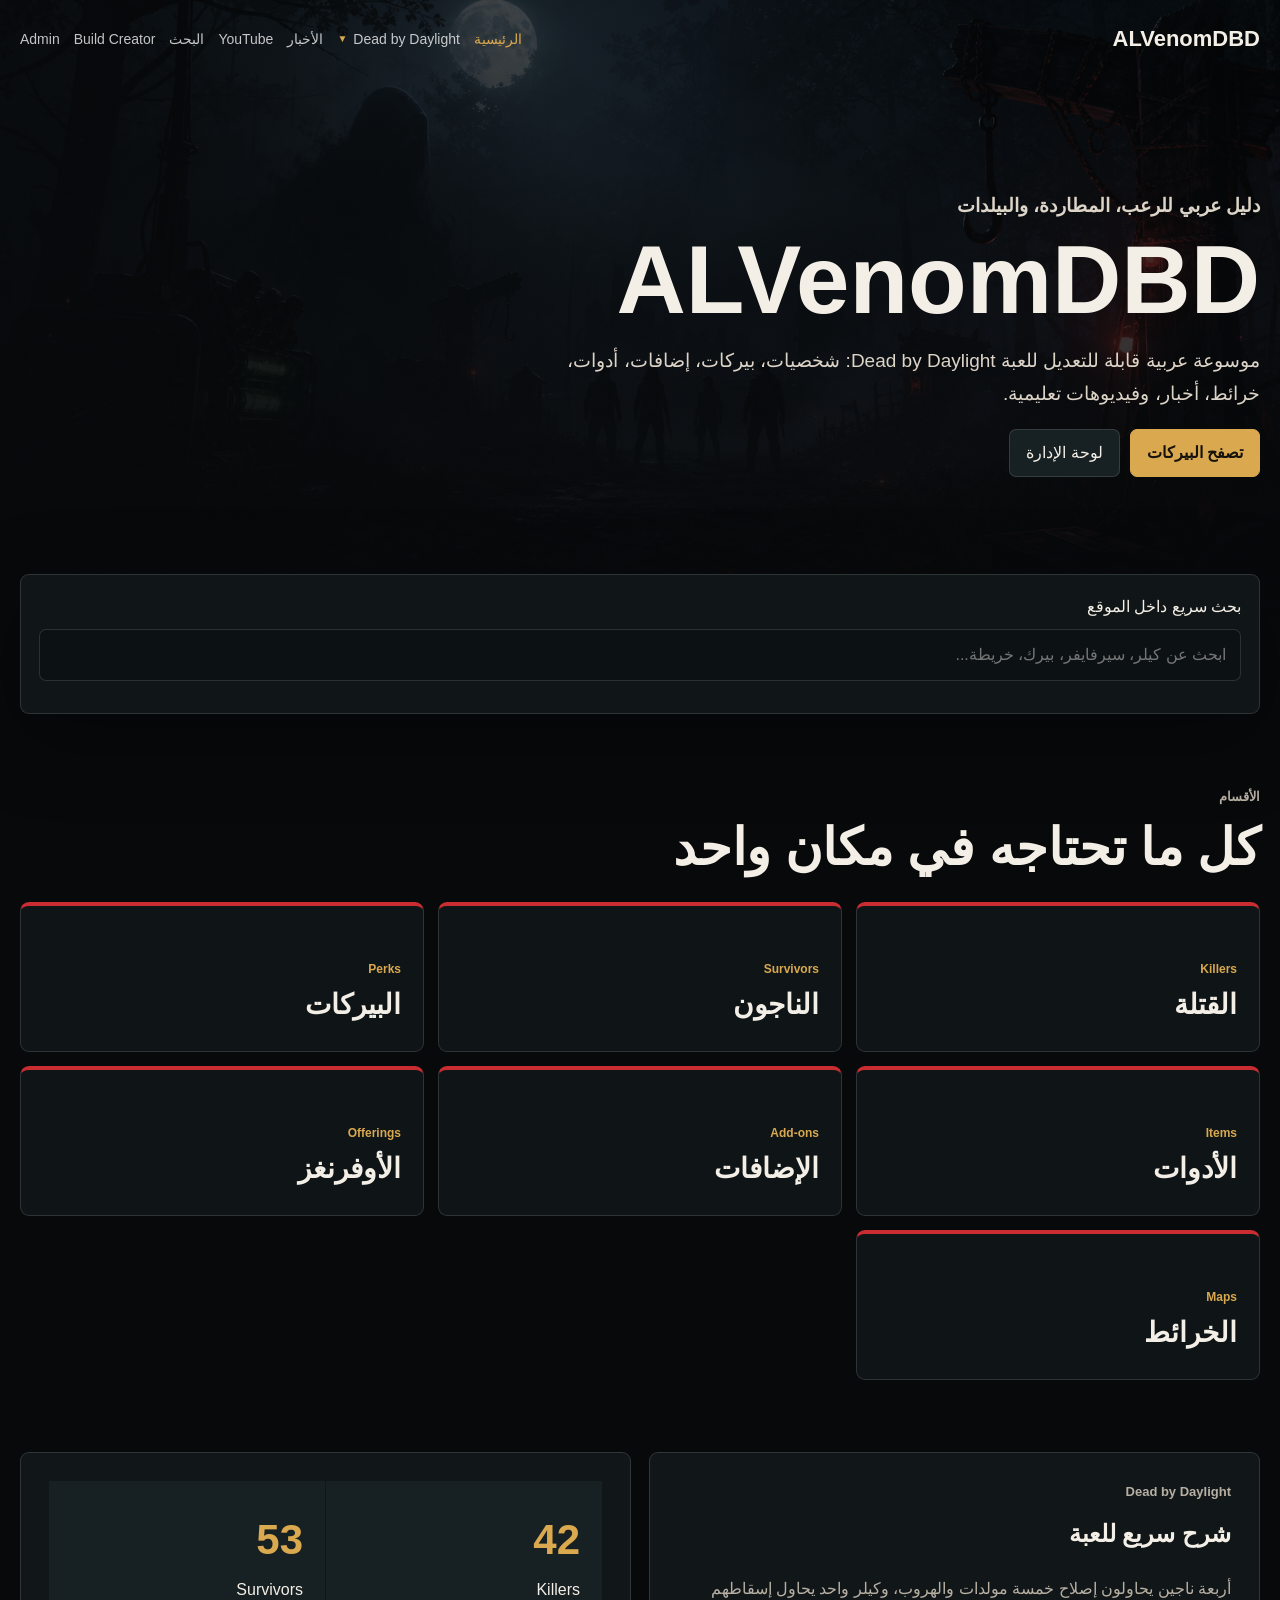
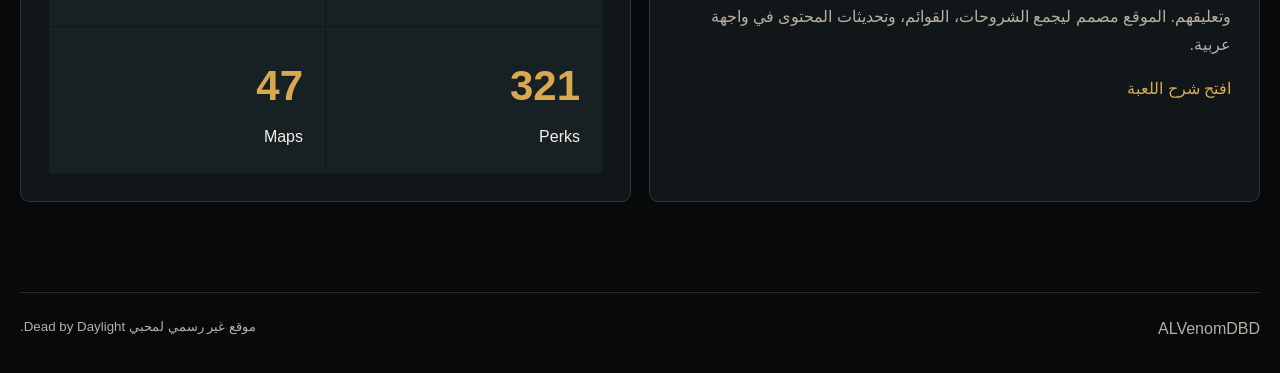
<file: index.html>
<!doctype html>
<html lang="ar" dir="rtl">
  <head>
    <meta charset="utf-8" />
    <meta name="viewport" content="width=device-width, initial-scale=1" />
    <meta name="description" content="ALVenomDBD - دليل عربي للعبة Dead by Daylight" />
    <title>ALVenomDBD</title>
    <link rel="stylesheet" href="styles/main.css" />
  </head>
  <body data-page="home">
    <header class="site-header">
      <nav class="nav">
        <a class="brand" href="index.html">ALVenomDBD</a>
        <button class="nav-toggle" type="button" aria-label="فتح القائمة">☰</button>
        <div class="nav-links">
          <a href="index.html">الرئيسية</a>
          <a href="pages/dbd.html">Dead by Daylight</a>
          <a href="pages/killers.html">Killers</a>
          <a href="pages/survivors.html">Survivors</a>
          <a href="pages/perks.html">Perks</a>
          <a href="pages/items.html">Items</a>
          <a href="pages/addons.html">Add-ons</a>
          <a href="pages/offerings.html">Offerings</a>
          <a href="pages/maps.html">Maps</a>
          <a href="pages/news.html">News</a>
          <a href="pages/videos.html">YouTube</a>
          <a href="pages/search.html">Search</a>
          <a href="admin/index.html">Admin</a>
        </div>
      </nav>
      <section class="hero">
        <p class="eyebrow">دليل عربي للرعب، المطاردة، والبيلدات</p>
        <h1>ALVenomDBD</h1>
        <p>
          موسوعة عربية قابلة للتعديل للعبة Dead by Daylight: شخصيات، بيركات، إضافات،
          أدوات، خرائط، أخبار، وفيديوهات تعليمية.
        </p>
        <div class="hero-actions">
          <a class="btn primary" href="pages/perks.html">تصفح البيركات</a>
          <a class="btn" href="admin/index.html">لوحة الإدارة</a>
        </div>
      </section>
    </header>

    <main>
      <section class="search-band">
        <label>
          <span>بحث سريع داخل الموقع</span>
          <input id="siteSearch" type="search" placeholder="ابحث عن كيلر، سيرفايفر، بيرك، خريطة..." />
        </label>
        <div id="siteSearchResults" class="search-results"></div>
      </section>

      <section class="section">
        <div class="section-head">
          <p class="eyebrow">الأقسام</p>
          <h2>كل ما تحتاجه في مكان واحد</h2>
        </div>
        <div class="hub-grid">
          <a class="hub-card" href="pages/killers.html"><span>Killers</span><strong>القتلة</strong></a>
          <a class="hub-card" href="pages/survivors.html"><span>Survivors</span><strong>الناجون</strong></a>
          <a class="hub-card" href="pages/perks.html"><span>Perks</span><strong>البيركات</strong></a>
          <a class="hub-card" href="pages/items.html"><span>Items</span><strong>الأدوات</strong></a>
          <a class="hub-card" href="pages/addons.html"><span>Add-ons</span><strong>الإضافات</strong></a>
          <a class="hub-card" href="pages/offerings.html"><span>Offerings</span><strong>الأوفرنغز</strong></a>
          <a class="hub-card" href="pages/maps.html"><span>Maps</span><strong>الخرائط</strong></a>
        </div>
      </section>

      <section class="section split-showcase">
        <article>
          <p class="eyebrow">Dead by Daylight</p>
          <h2>شرح سريع للعبة</h2>
          <p>
            أربعة ناجين يحاولون إصلاح خمسة مولدات والهروب، وكيلر واحد يحاول إسقاطهم
            وتعليقهم. الموقع مصمم ليجمع الشروحات، القوائم، وتحديثات المحتوى في واجهة عربية.
          </p>
          <a class="text-link" href="pages/dbd.html">افتح شرح اللعبة</a>
        </article>
        <div class="quick-stats">
          <div><strong id="statKillers">0</strong><span>Killers</span></div>
          <div><strong id="statSurvivors">0</strong><span>Survivors</span></div>
          <div><strong id="statPerks">0</strong><span>Perks</span></div>
          <div><strong id="statMaps">0</strong><span>Maps</span></div>
        </div>
      </section>
    </main>

    <footer class="footer">
      <span>ALVenomDBD</span>
      <small>موقع غير رسمي لمحبي Dead by Daylight.</small>
    </footer>
    <script src="components/home.js" type="module"></script>
  </body>
</html>
</file>
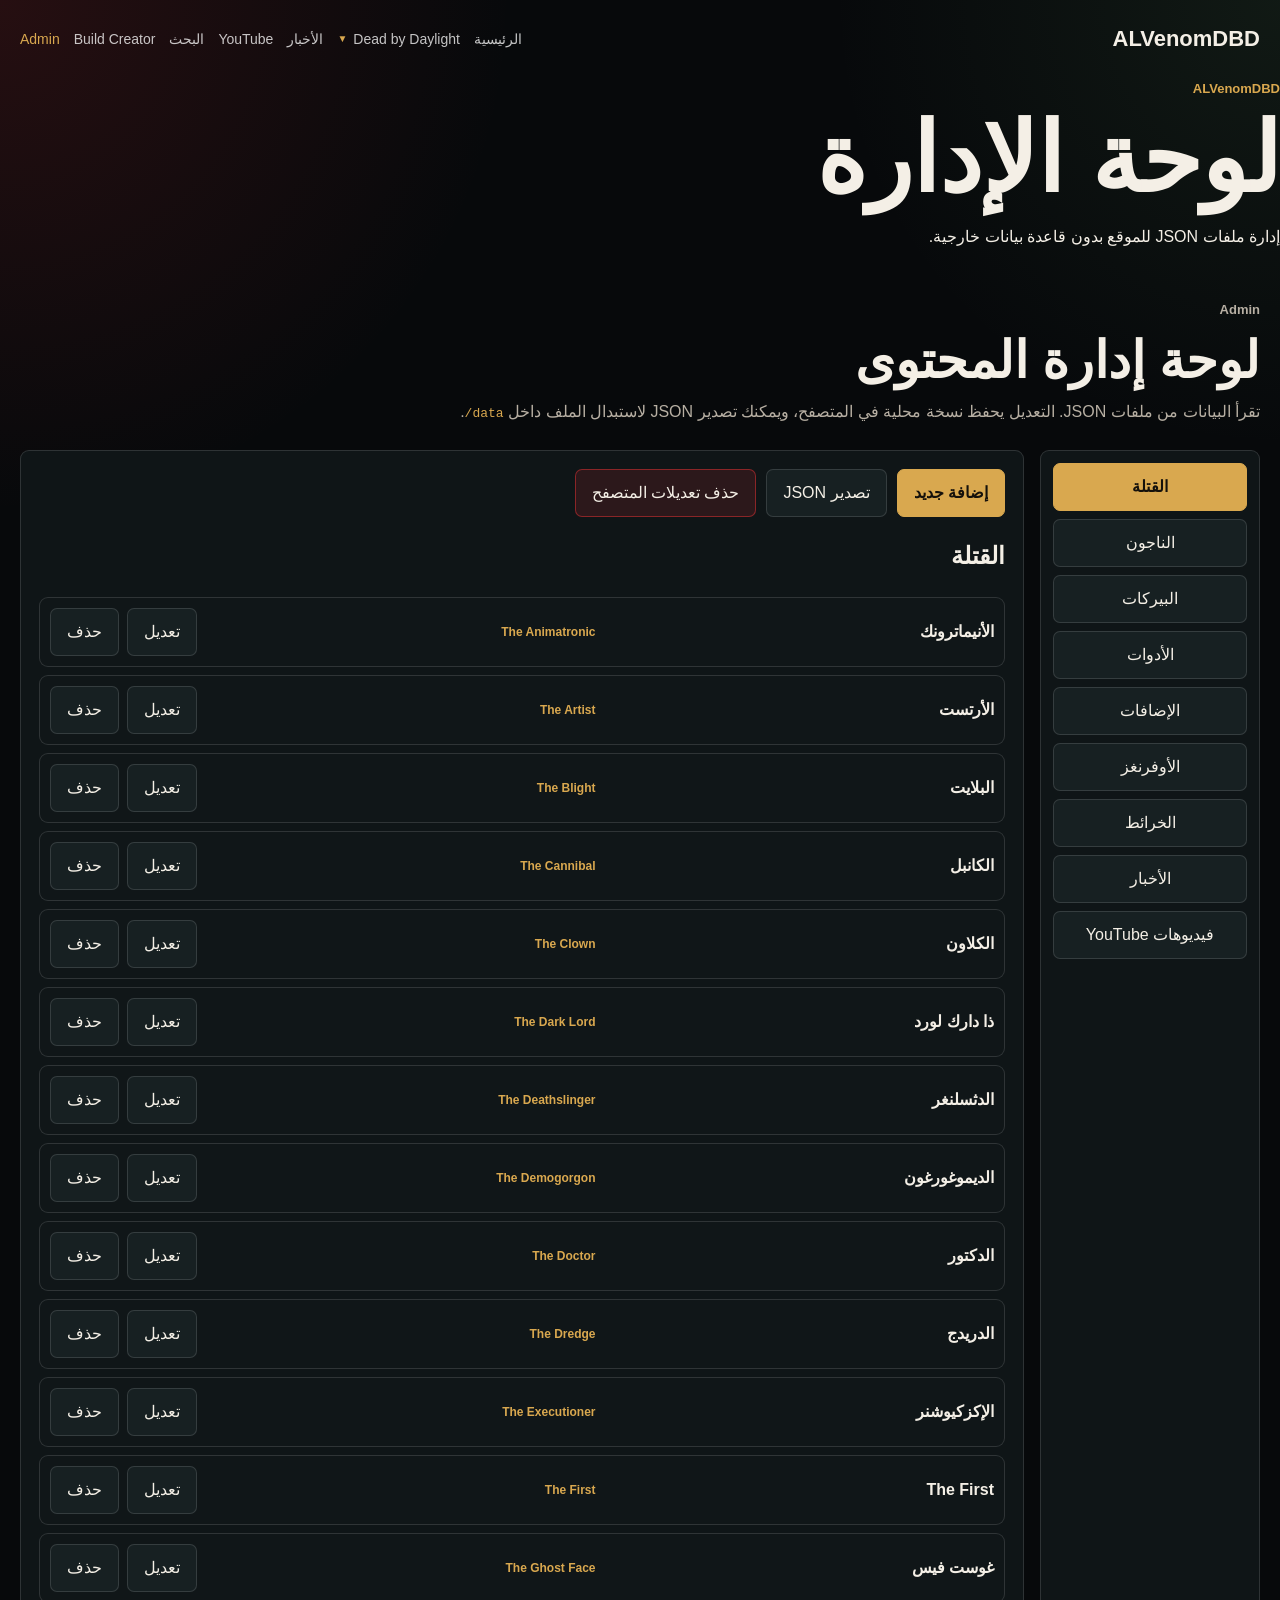
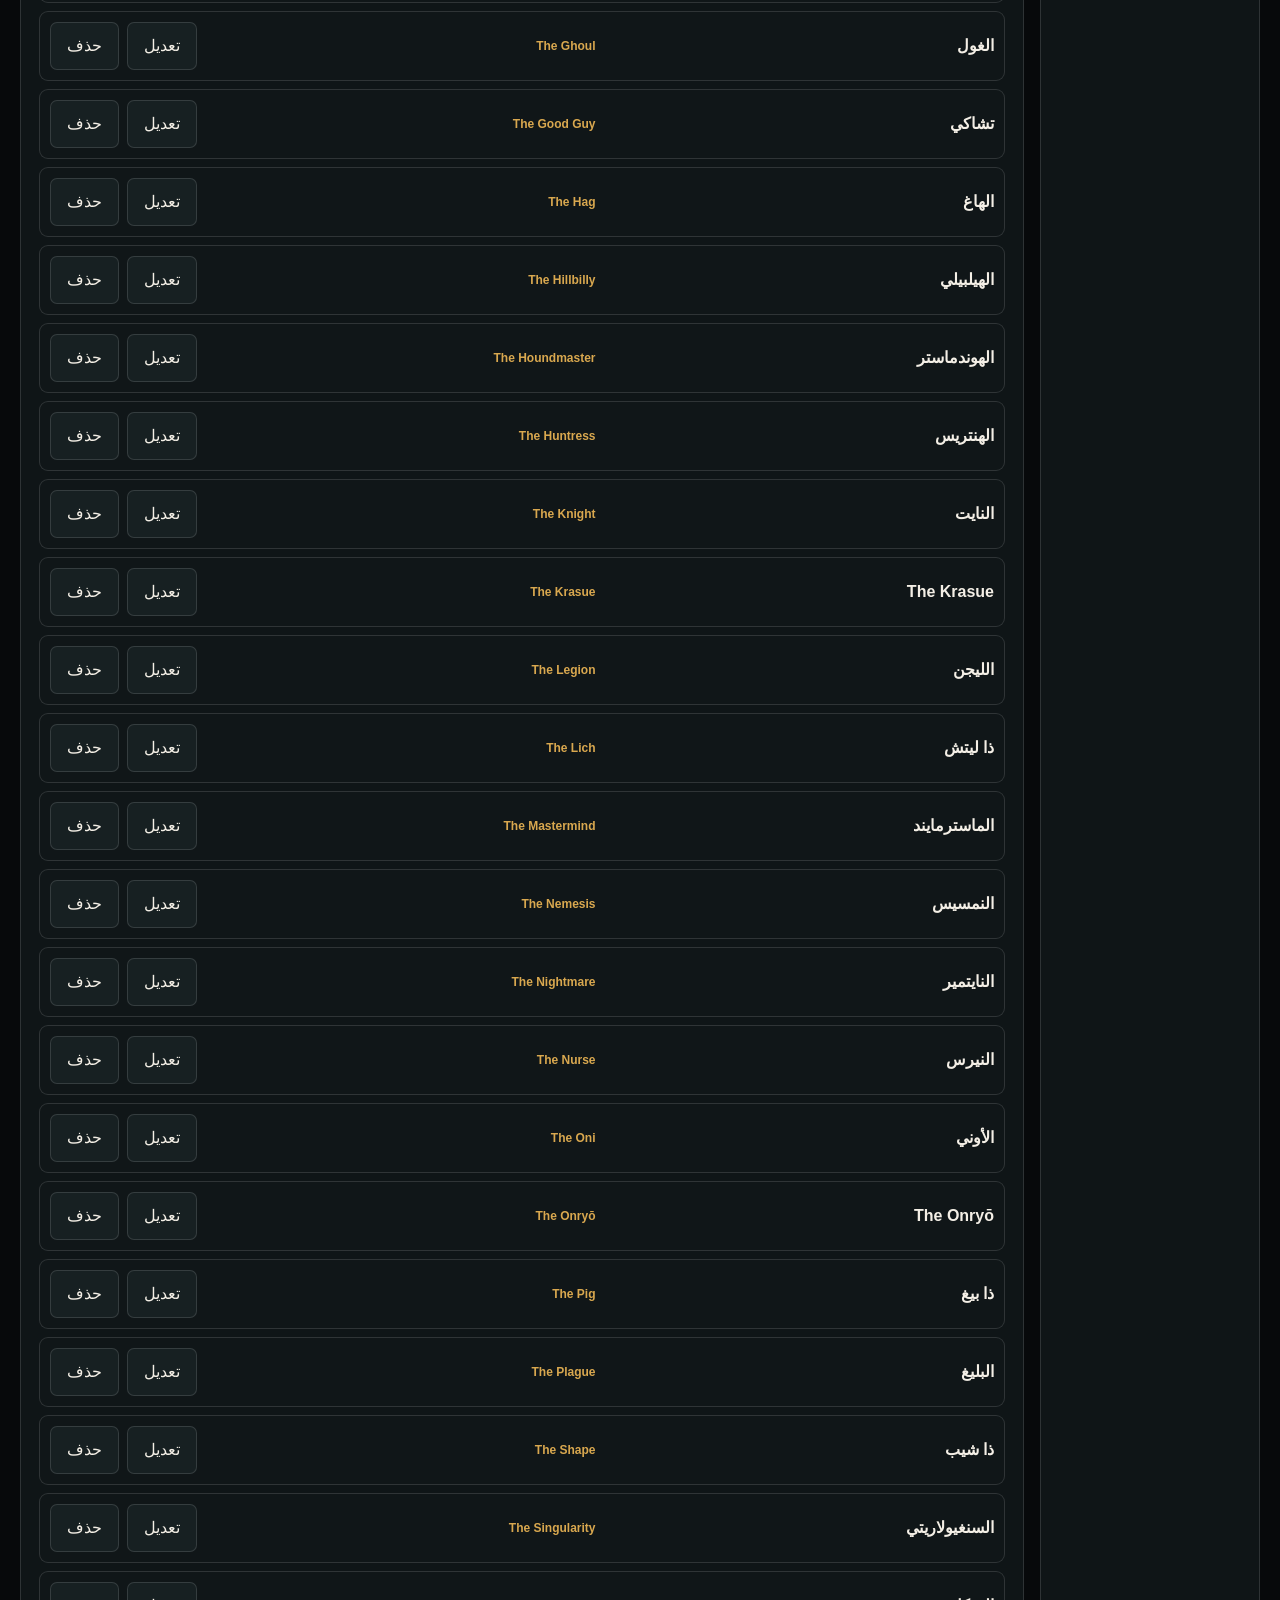
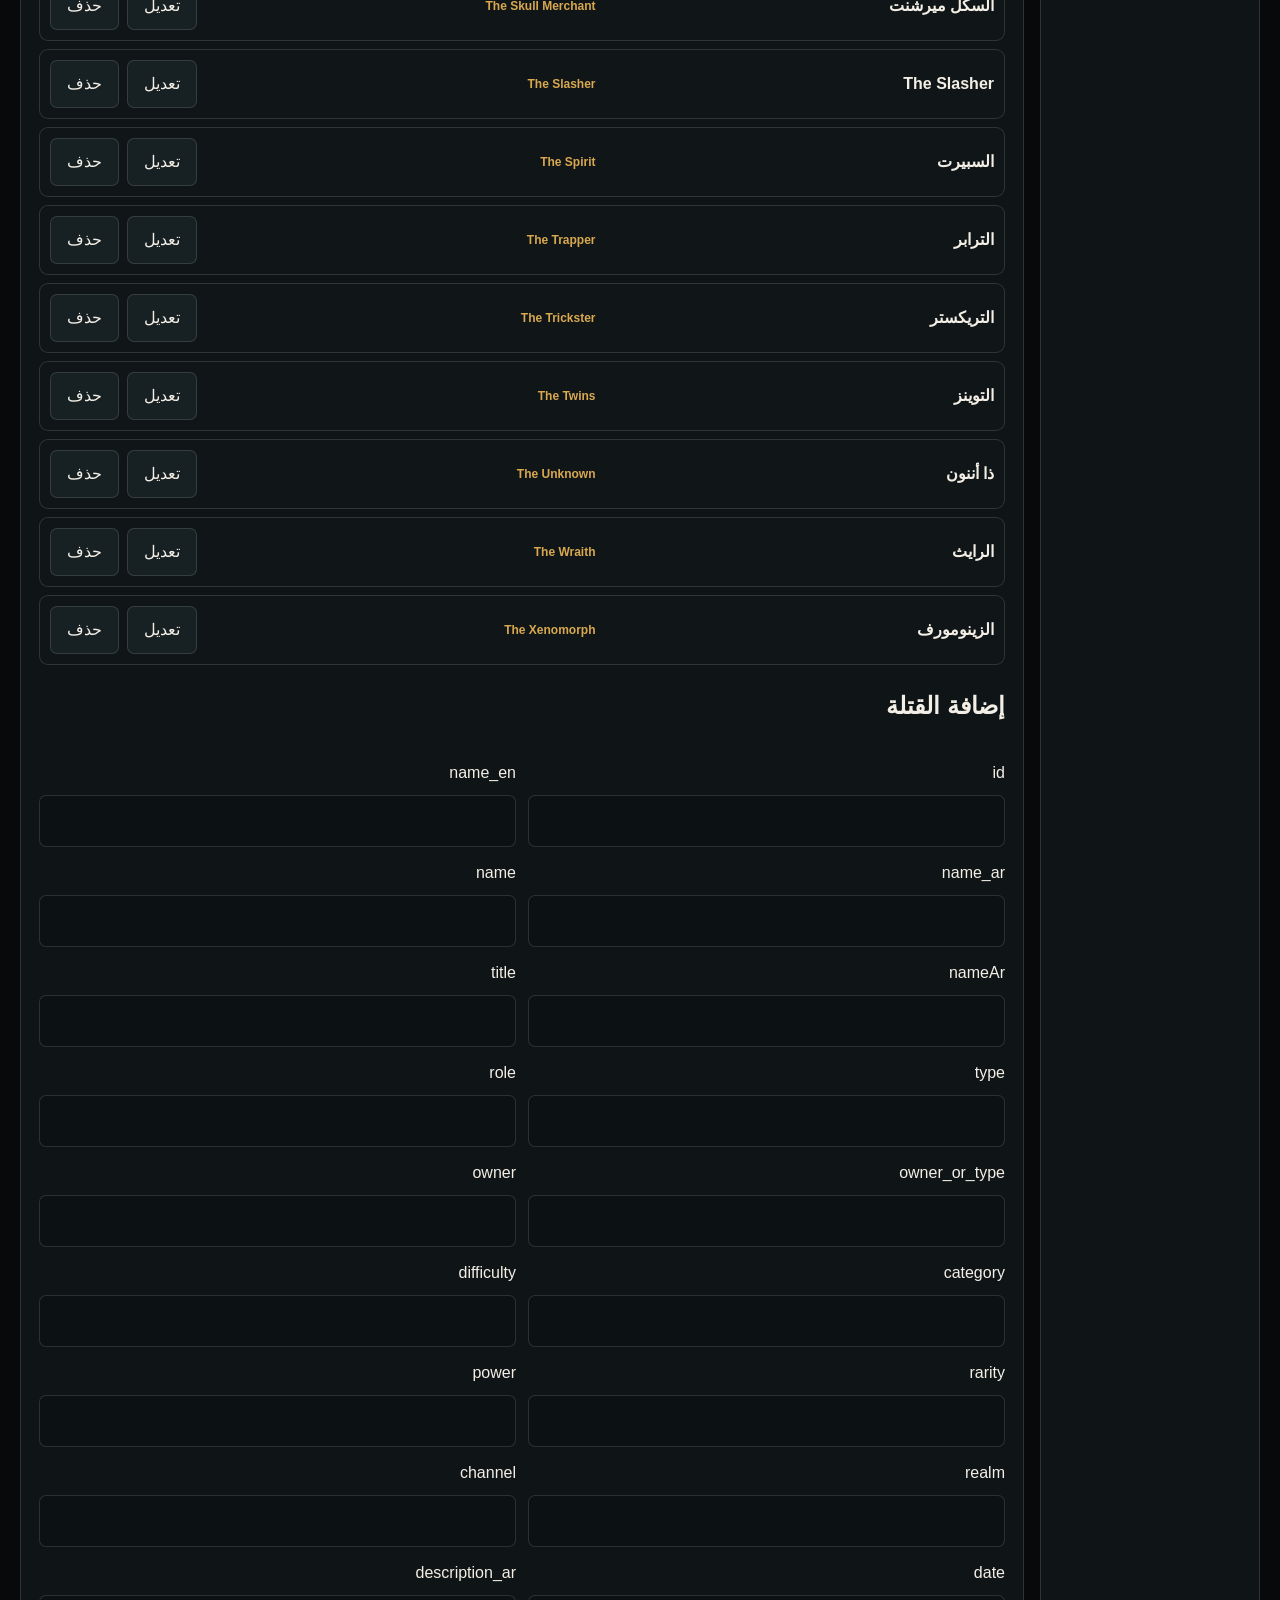
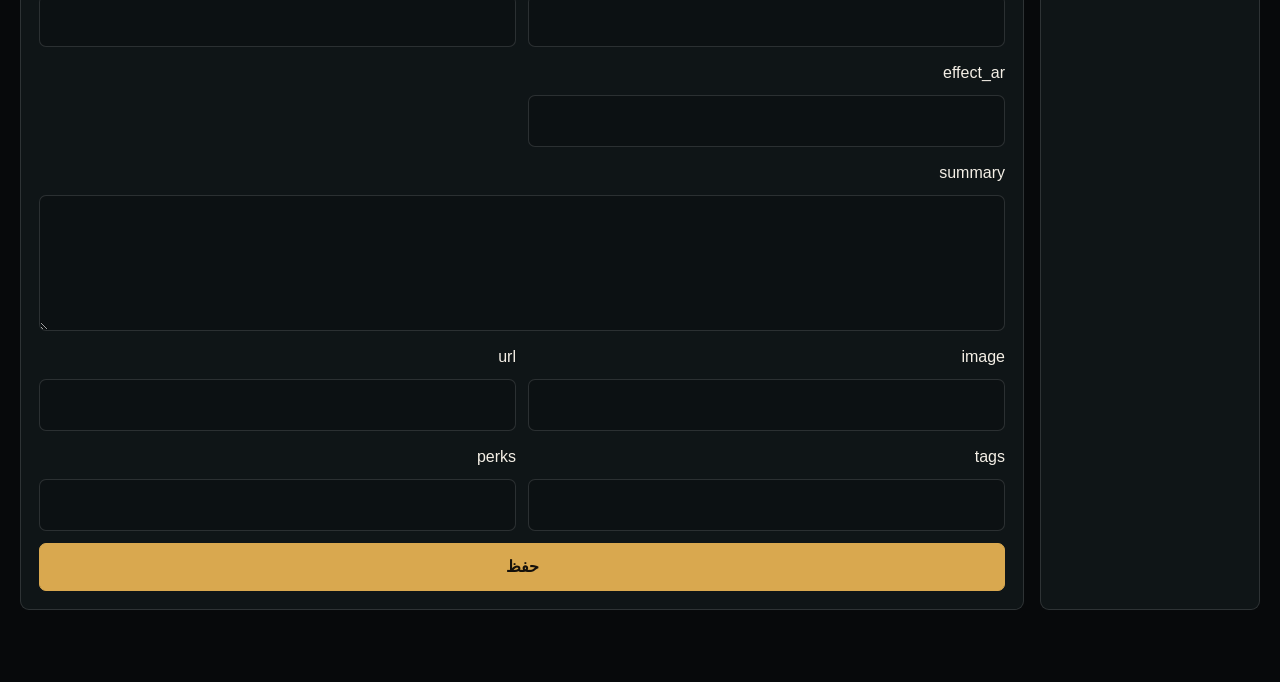
<file: admin/index.html>
<!doctype html>
<html lang="ar" dir="rtl">
  <head><meta charset="utf-8" /><meta name="viewport" content="width=device-width, initial-scale=1" /><title>Admin - ALVenomDBD</title><link rel="stylesheet" href="../styles/main.css" /></head>
  <body data-page="admin">
    <main class="section admin-layout">
      <div class="section-head">
        <p class="eyebrow">Admin</p>
        <h1>لوحة إدارة المحتوى</h1>
        <p>تقرأ البيانات من ملفات JSON. التعديل يحفظ نسخة محلية في المتصفح، ويمكنك تصدير JSON لاستبدال الملف داخل <code>data/</code>.</p>
      </div>
      <div id="adminRoot"></div>
    </main>
    <script src="admin.js" type="module"></script>
  </body>
</html>
</file>
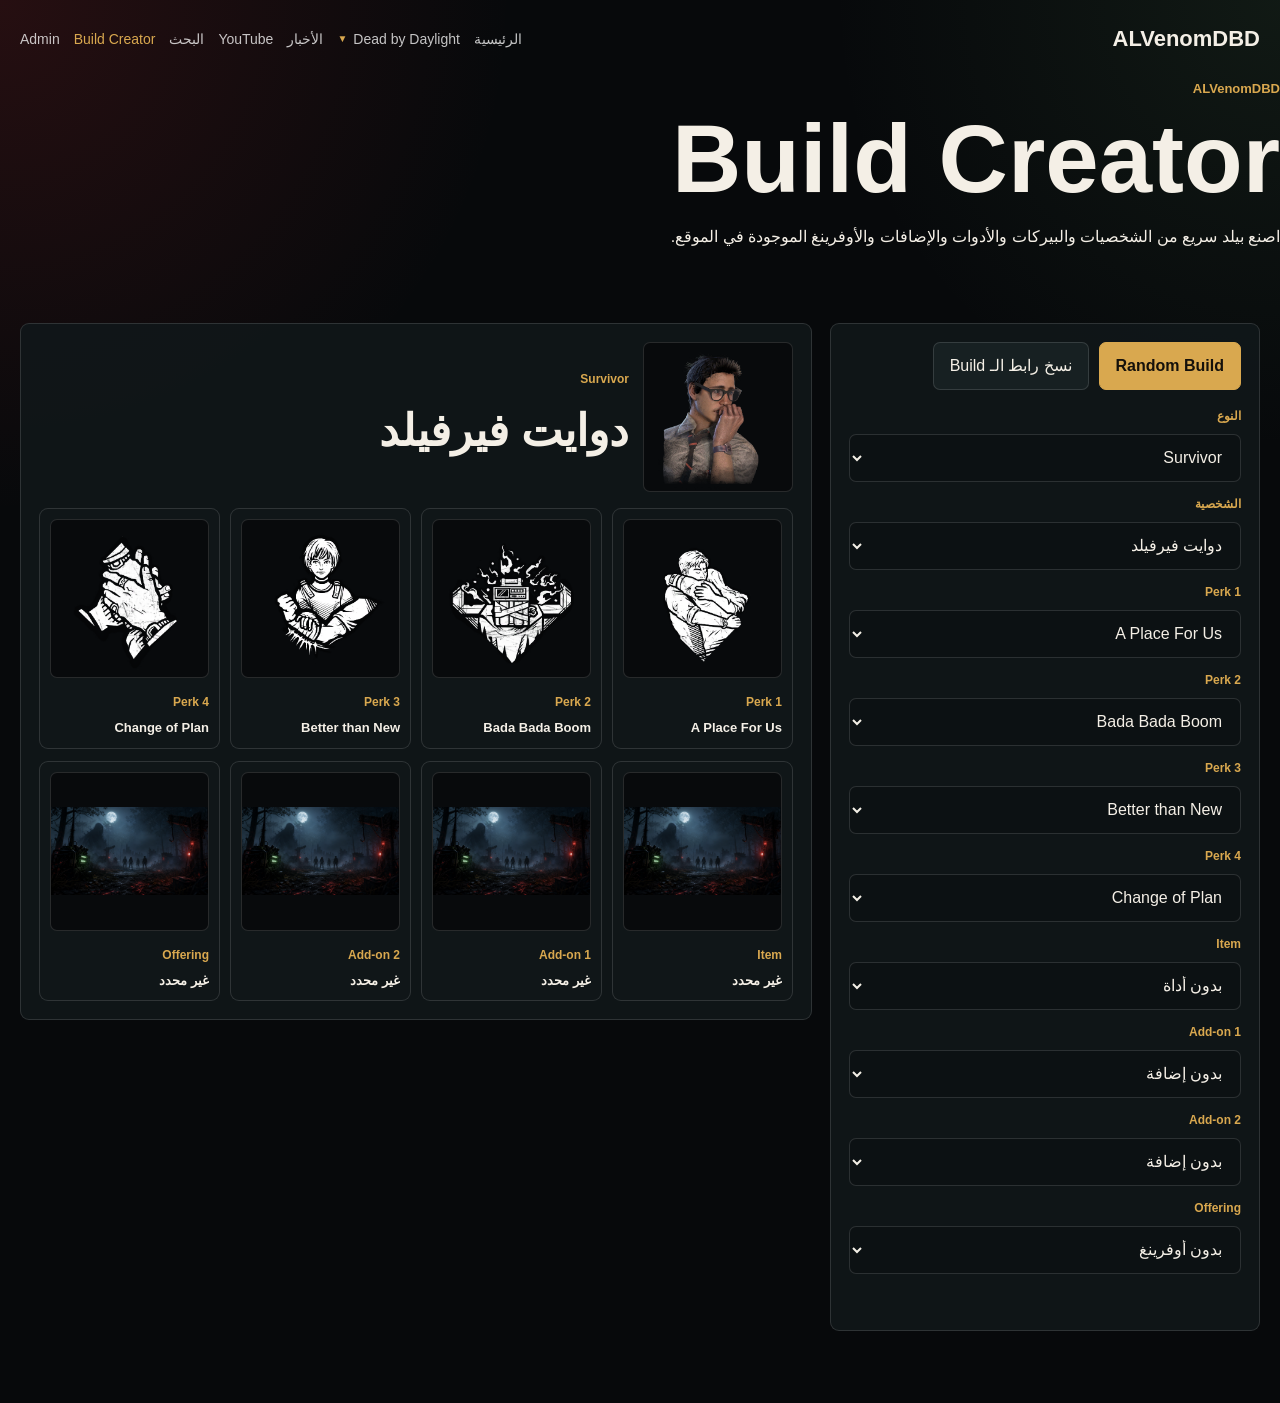
<file: pages/build-creator.html>
<!doctype html>
<html lang="ar" dir="rtl">
  <head>
    <meta charset="utf-8" />
    <meta name="viewport" content="width=device-width, initial-scale=1" />
    <title>Build Creator - ALVenomDBD</title>
    <link rel="stylesheet" href="../styles/main.css" />
  </head>
  <body data-page="build-creator">
    <main class="section">
      <div id="buildCreatorRoot"></div>
    </main>
    <script src="../components/build-creator.js" type="module"></script>
  </body>
</html>
</file>
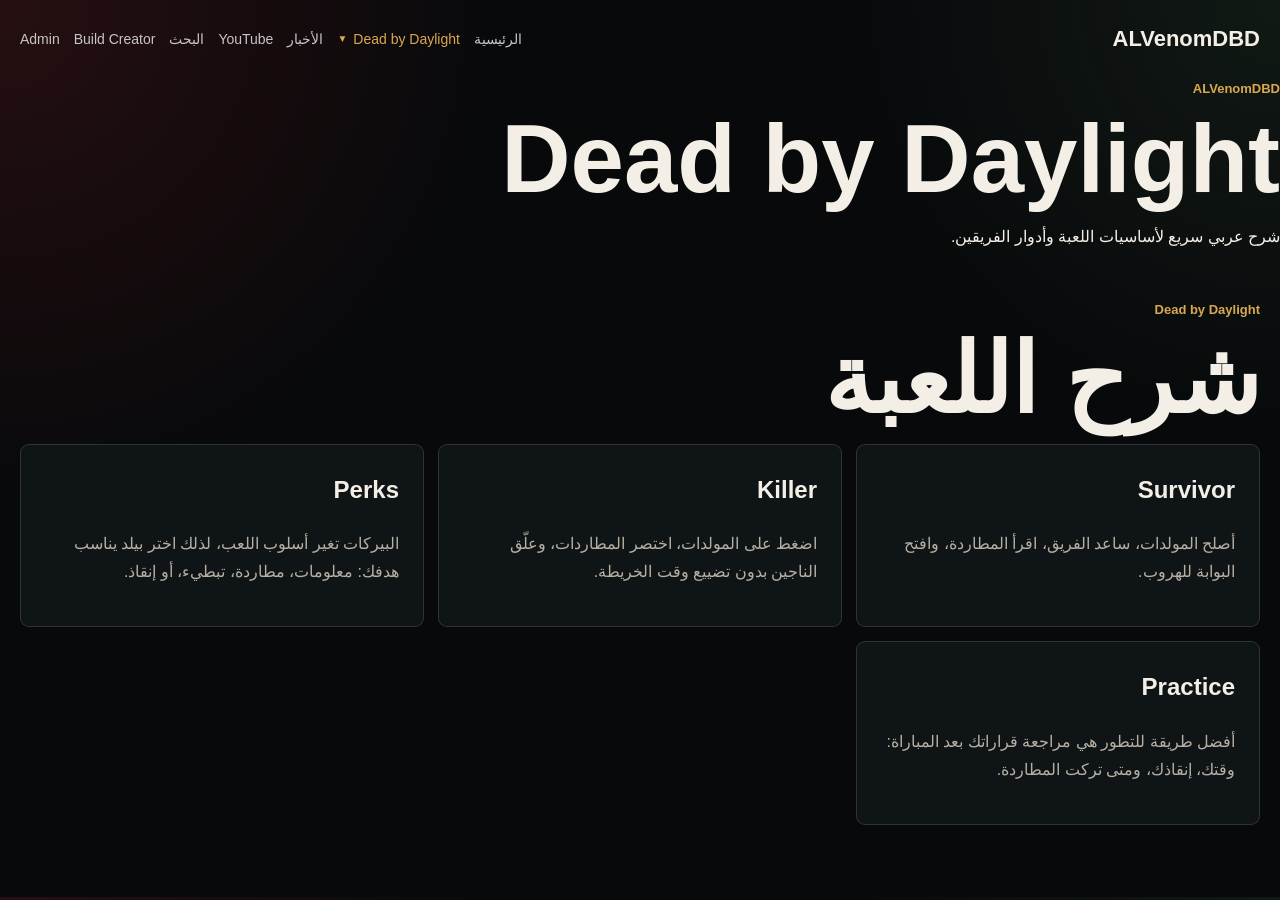
<file: pages/dbd.html>
<!doctype html>
<html lang="ar" dir="rtl">
  <head><meta charset="utf-8" /><meta name="viewport" content="width=device-width, initial-scale=1" /><title>Dead by Daylight - ALVenomDBD</title><link rel="stylesheet" href="../styles/main.css" /></head>
  <body data-page="dbd">
    <main class="section article-page">
      <p class="eyebrow">Dead by Daylight</p>
      <h1>شرح اللعبة</h1>
      <div class="article-grid">
        <article class="info-panel"><h2>Survivor</h2><p>أصلح المولدات، ساعد الفريق، اقرأ المطاردة، وافتح البوابة للهروب.</p></article>
        <article class="info-panel"><h2>Killer</h2><p>اضغط على المولدات، اختصر المطاردات، وعلّق الناجين بدون تضييع وقت الخريطة.</p></article>
        <article class="info-panel"><h2>Perks</h2><p>البيركات تغير أسلوب اللعب، لذلك اختر بيلد يناسب هدفك: معلومات، مطاردة، تبطيء، أو إنقاذ.</p></article>
        <article class="info-panel"><h2>Practice</h2><p>أفضل طريقة للتطور هي مراجعة قراراتك بعد المباراة: وقتك، إنقاذك، ومتى تركت المطاردة.</p></article>
      </div>
    </main>
    <script type="module">import { renderPageHero, setupNavToggle } from "../components/ui.js"; document.body.insertAdjacentHTML("afterbegin", renderPageHero({title:"Dead by Daylight", subtitle:"شرح عربي سريع لأساسيات اللعبة وأدوار الفريقين."})); setupNavToggle();</script>
  </body>
</html>
</file>
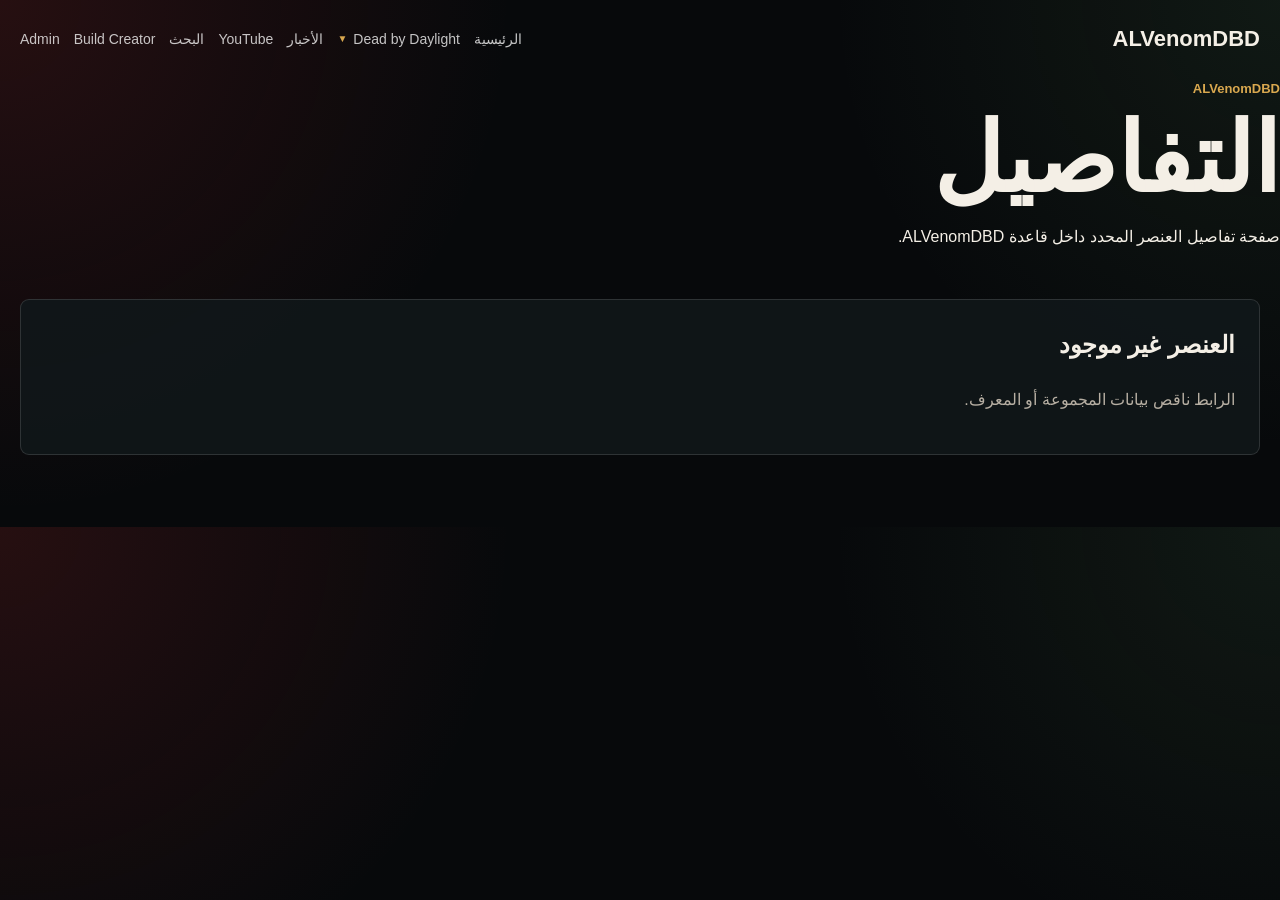
<file: pages/detail.html>
<!doctype html>
<html lang="ar" dir="rtl">
  <head>
    <meta charset="utf-8" />
    <meta name="viewport" content="width=device-width, initial-scale=1" />
    <title>التفاصيل - ALVenomDBD</title>
    <link rel="stylesheet" href="../styles/main.css" />
  </head>
  <body data-page="detail">
    <main class="section article-page">
      <div id="detailRoot"></div>
    </main>
    <script src="../components/detail-page.js" type="module"></script>
  </body>
</html>
</file>
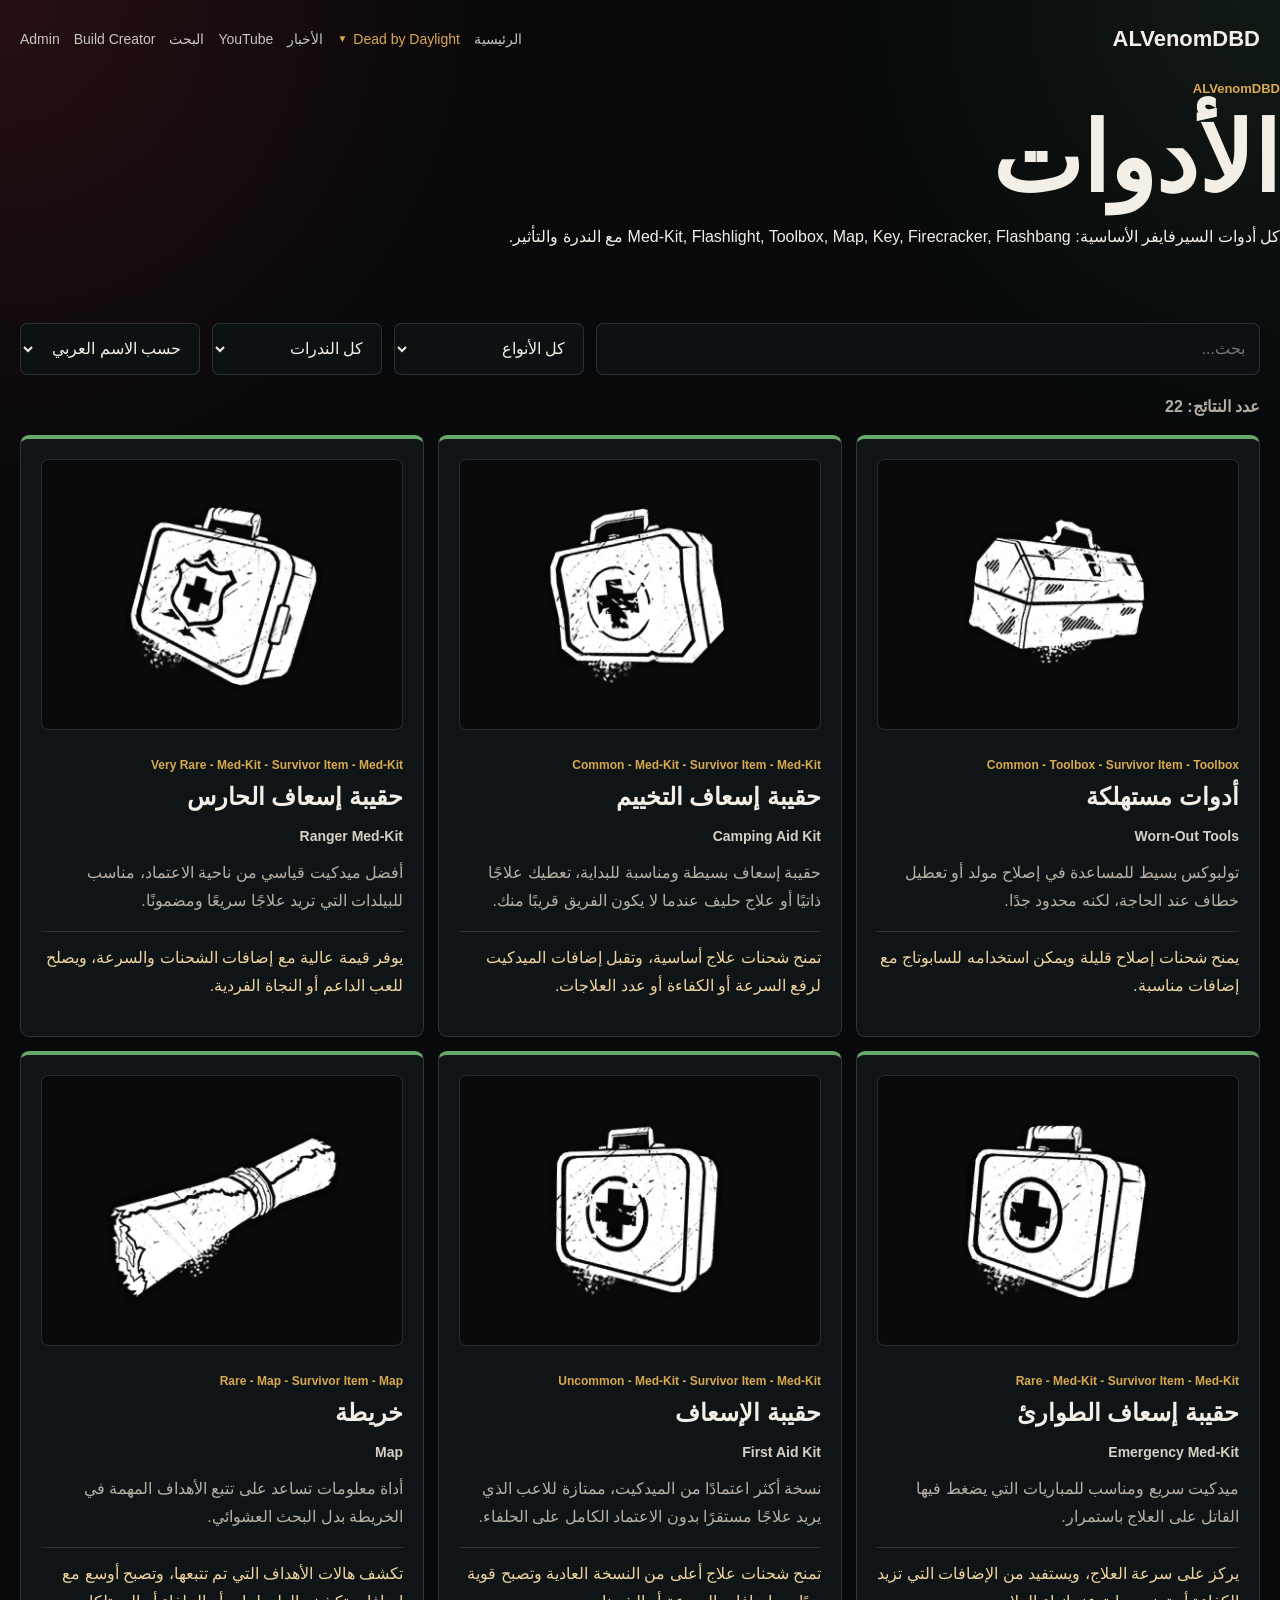
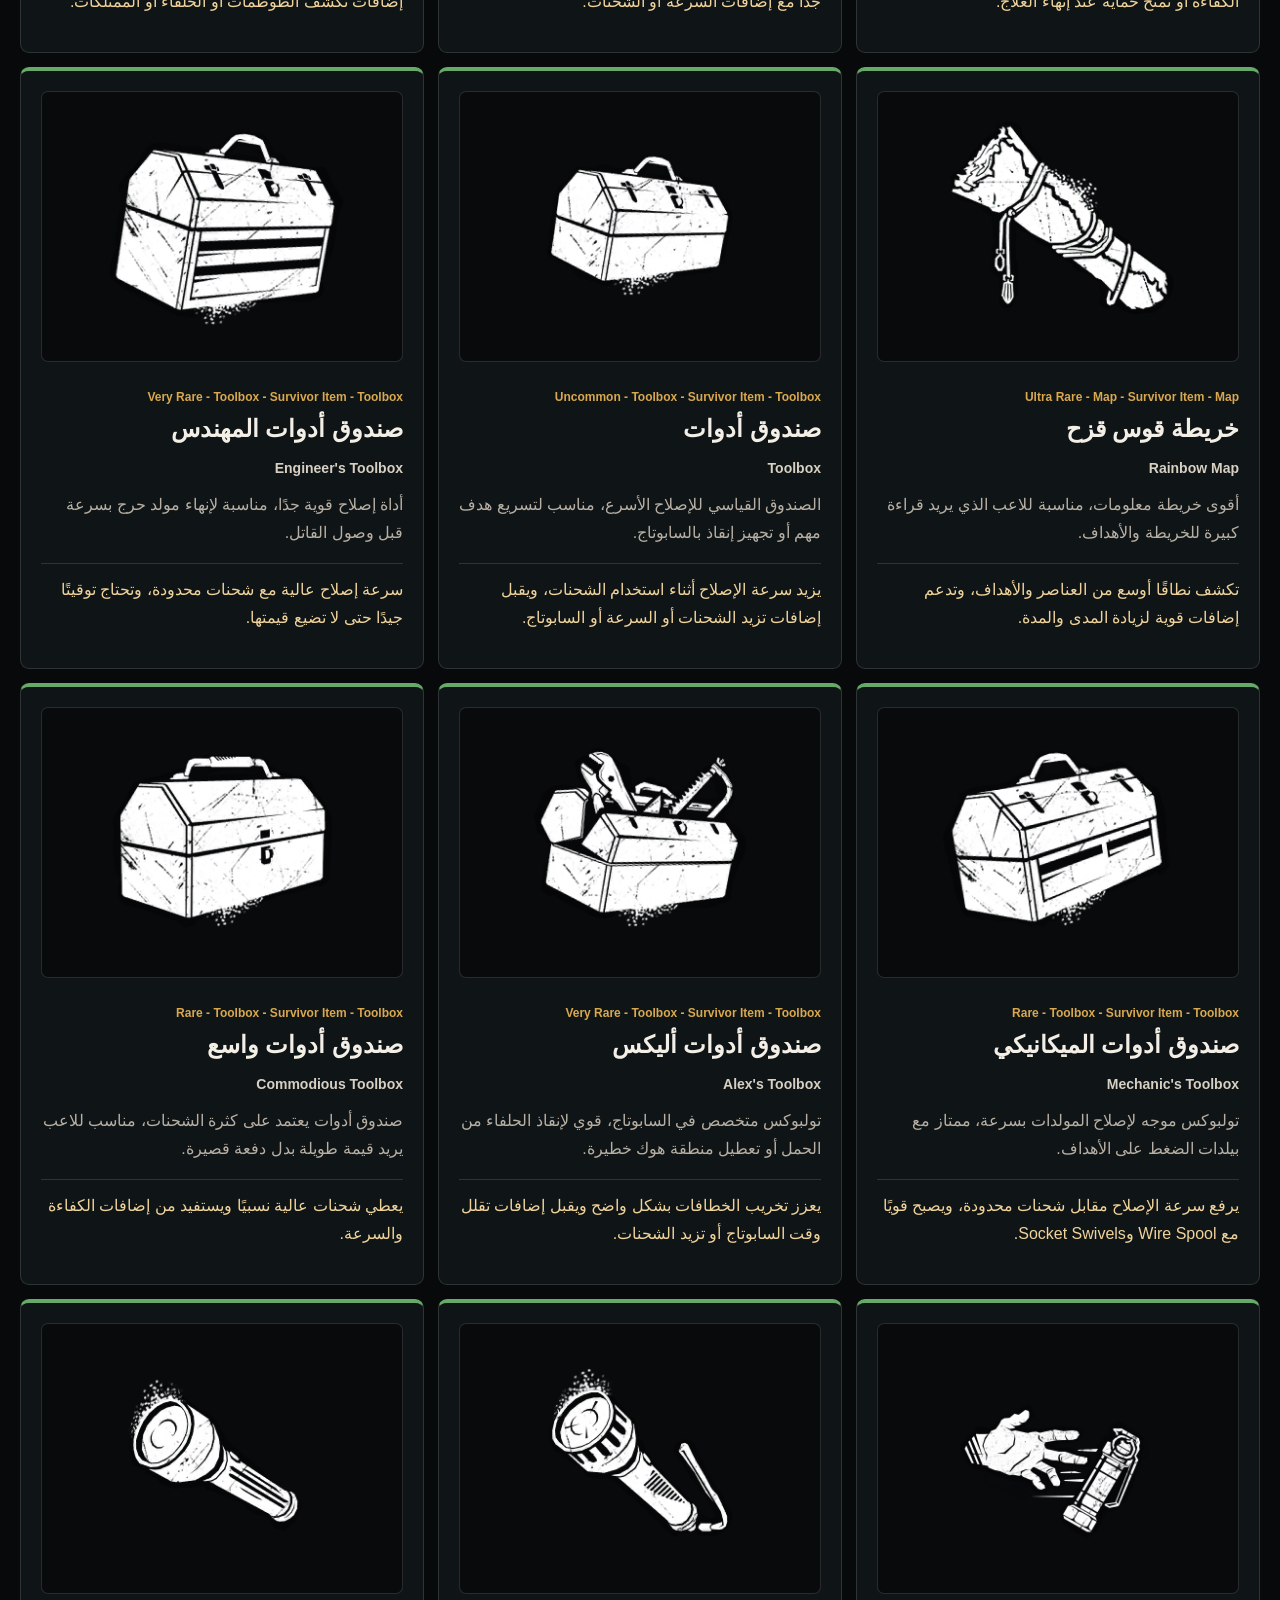
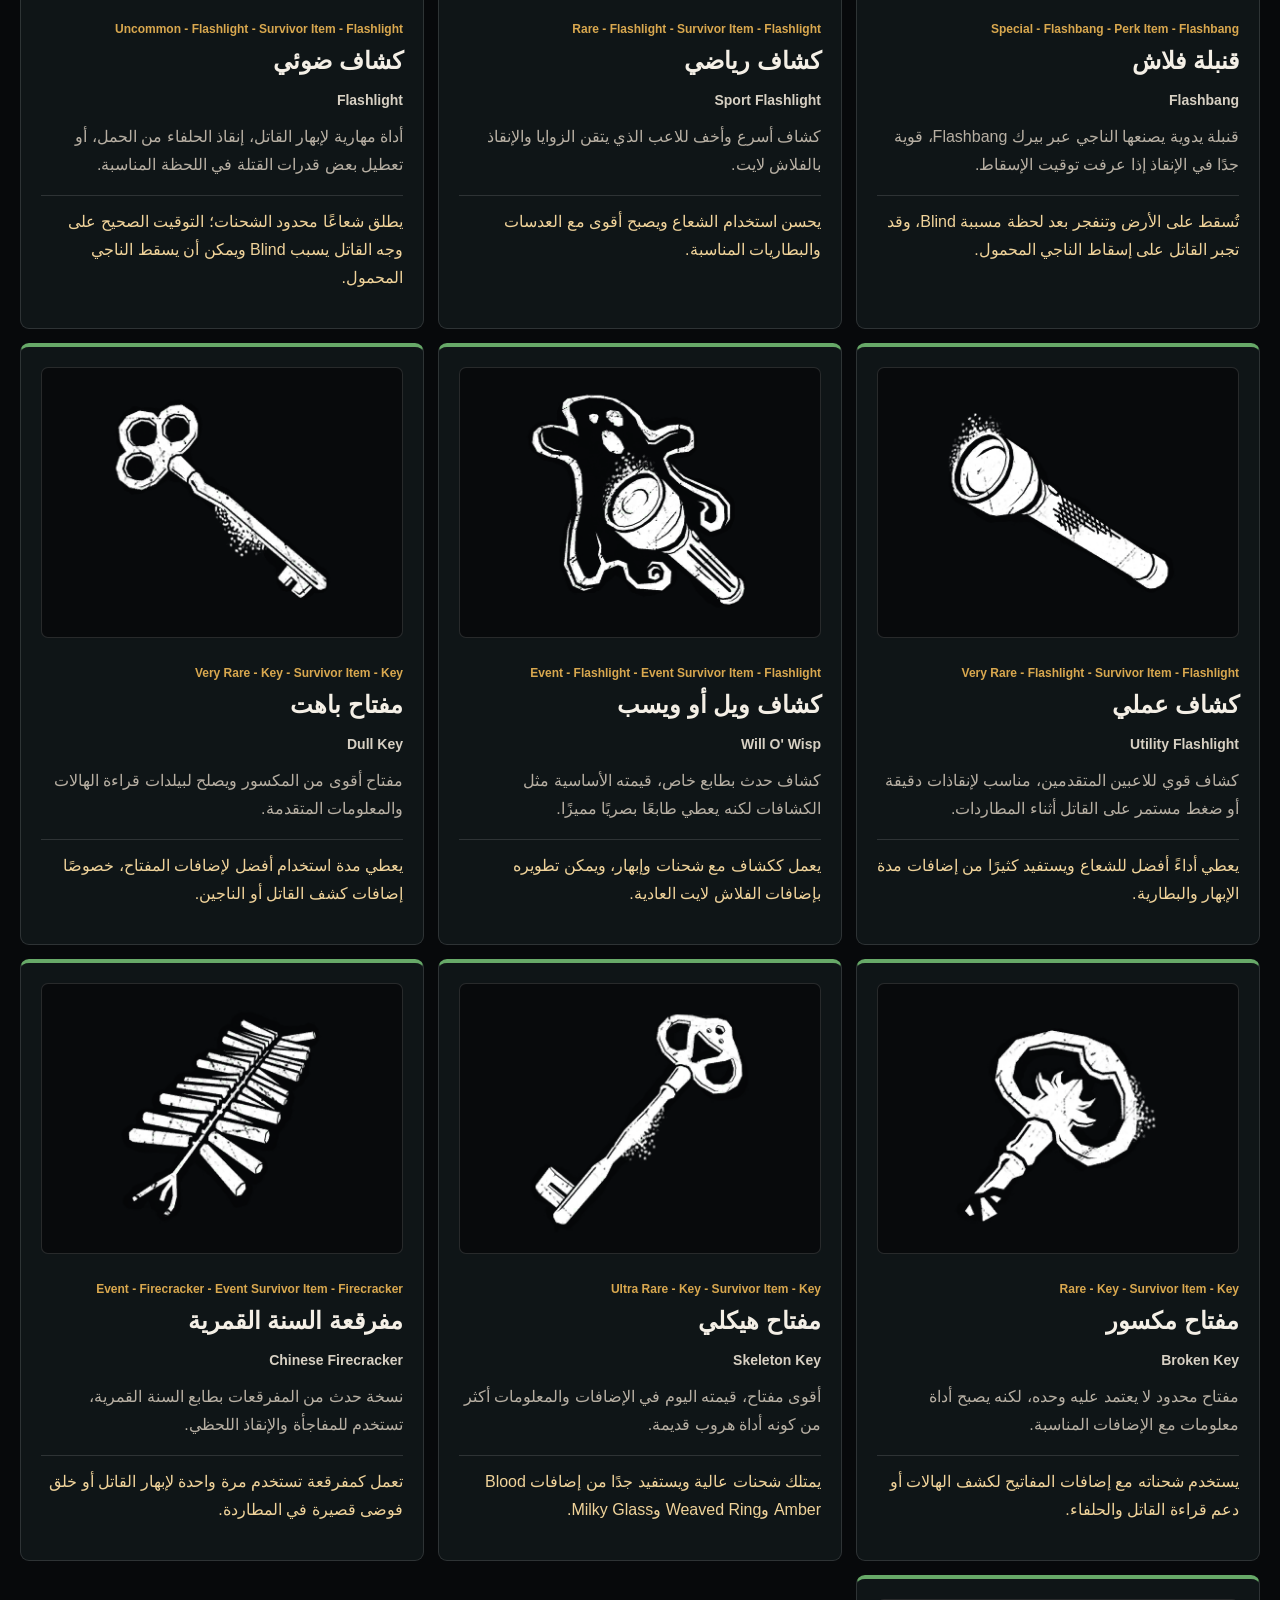
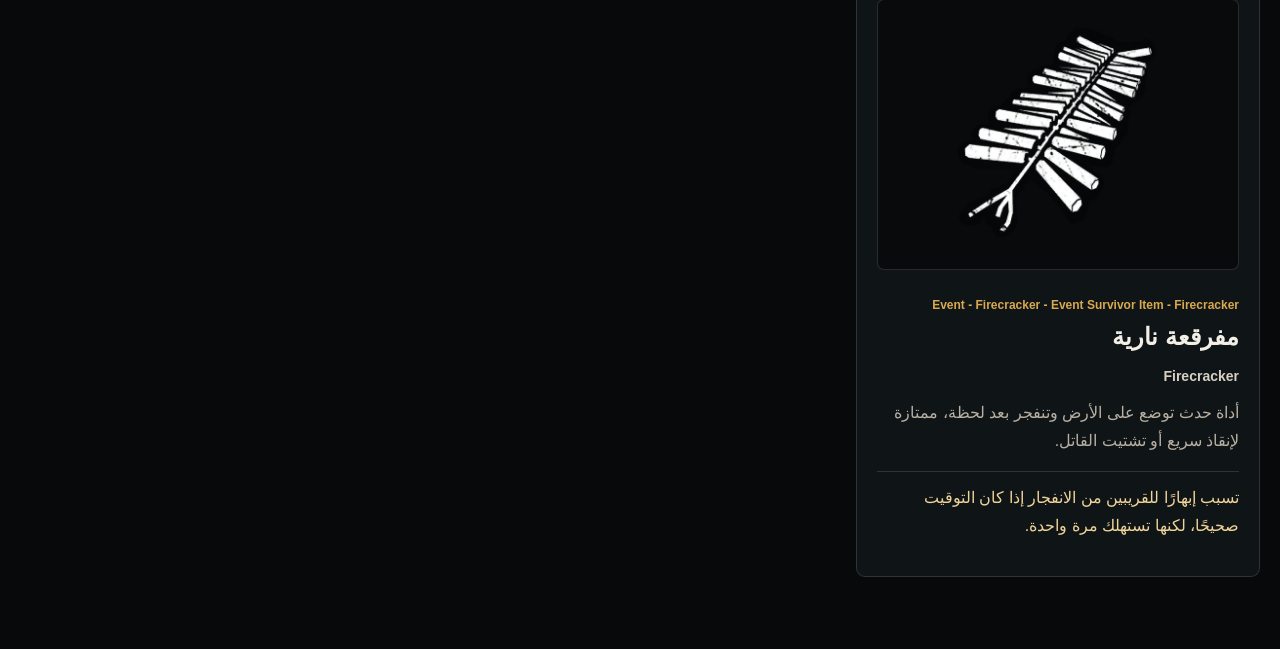
<file: pages/items.html>
<!doctype html>
<html lang="ar" dir="rtl">
  <head>
    <meta charset="utf-8" />
    <meta name="viewport" content="width=device-width, initial-scale=1" />
    <title>الأدوات - ALVenomDBD</title>
    <link rel="stylesheet" href="../styles/main.css" />
  </head>
  <body data-page="collection" data-collection="items" data-title="الأدوات" data-subtitle="كل أدوات السيرفايفر الأساسية: Med-Kit, Flashlight, Toolbox, Map, Key, Firecracker, Flashbang مع الندرة والتأثير.">
    <main class="section">
      <div id="collectionRoot"></div>
    </main>
    <script src="../components/collection-page.js" type="module"></script>
  </body>
</html>
</file>
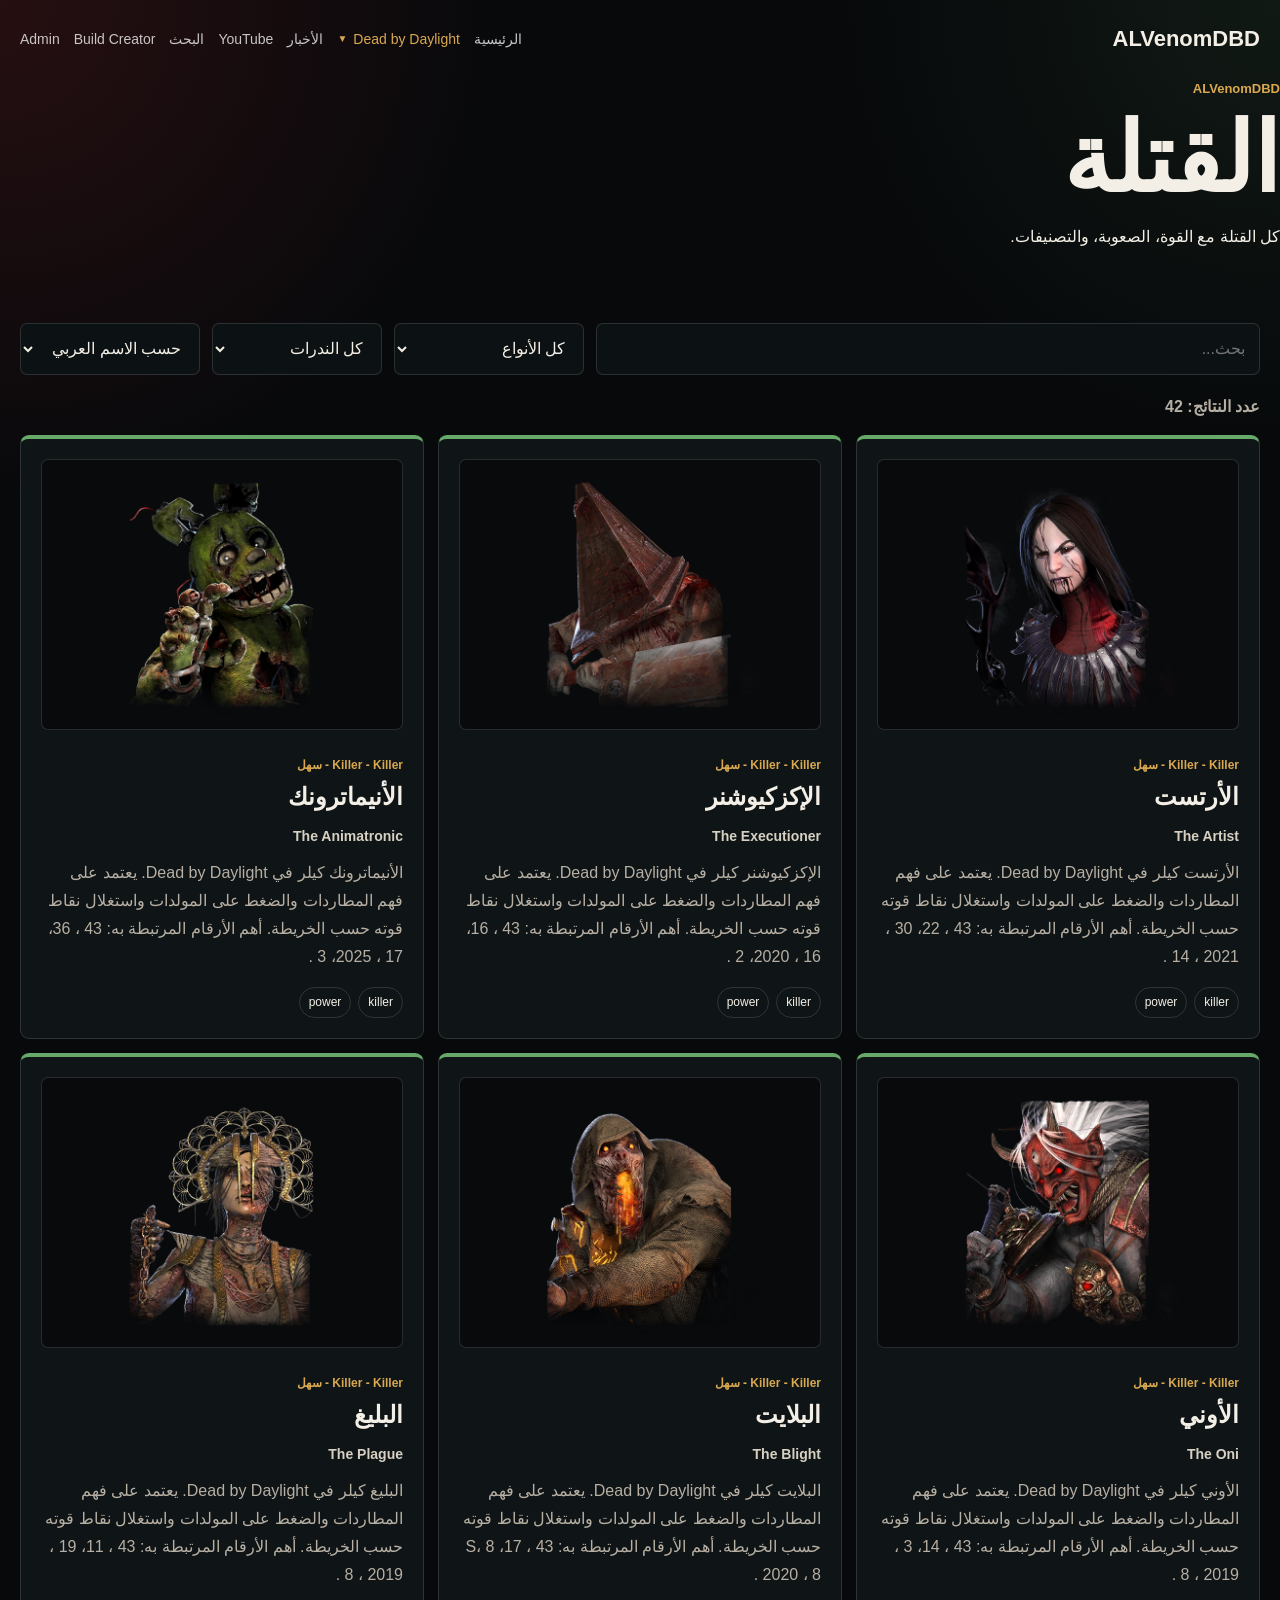
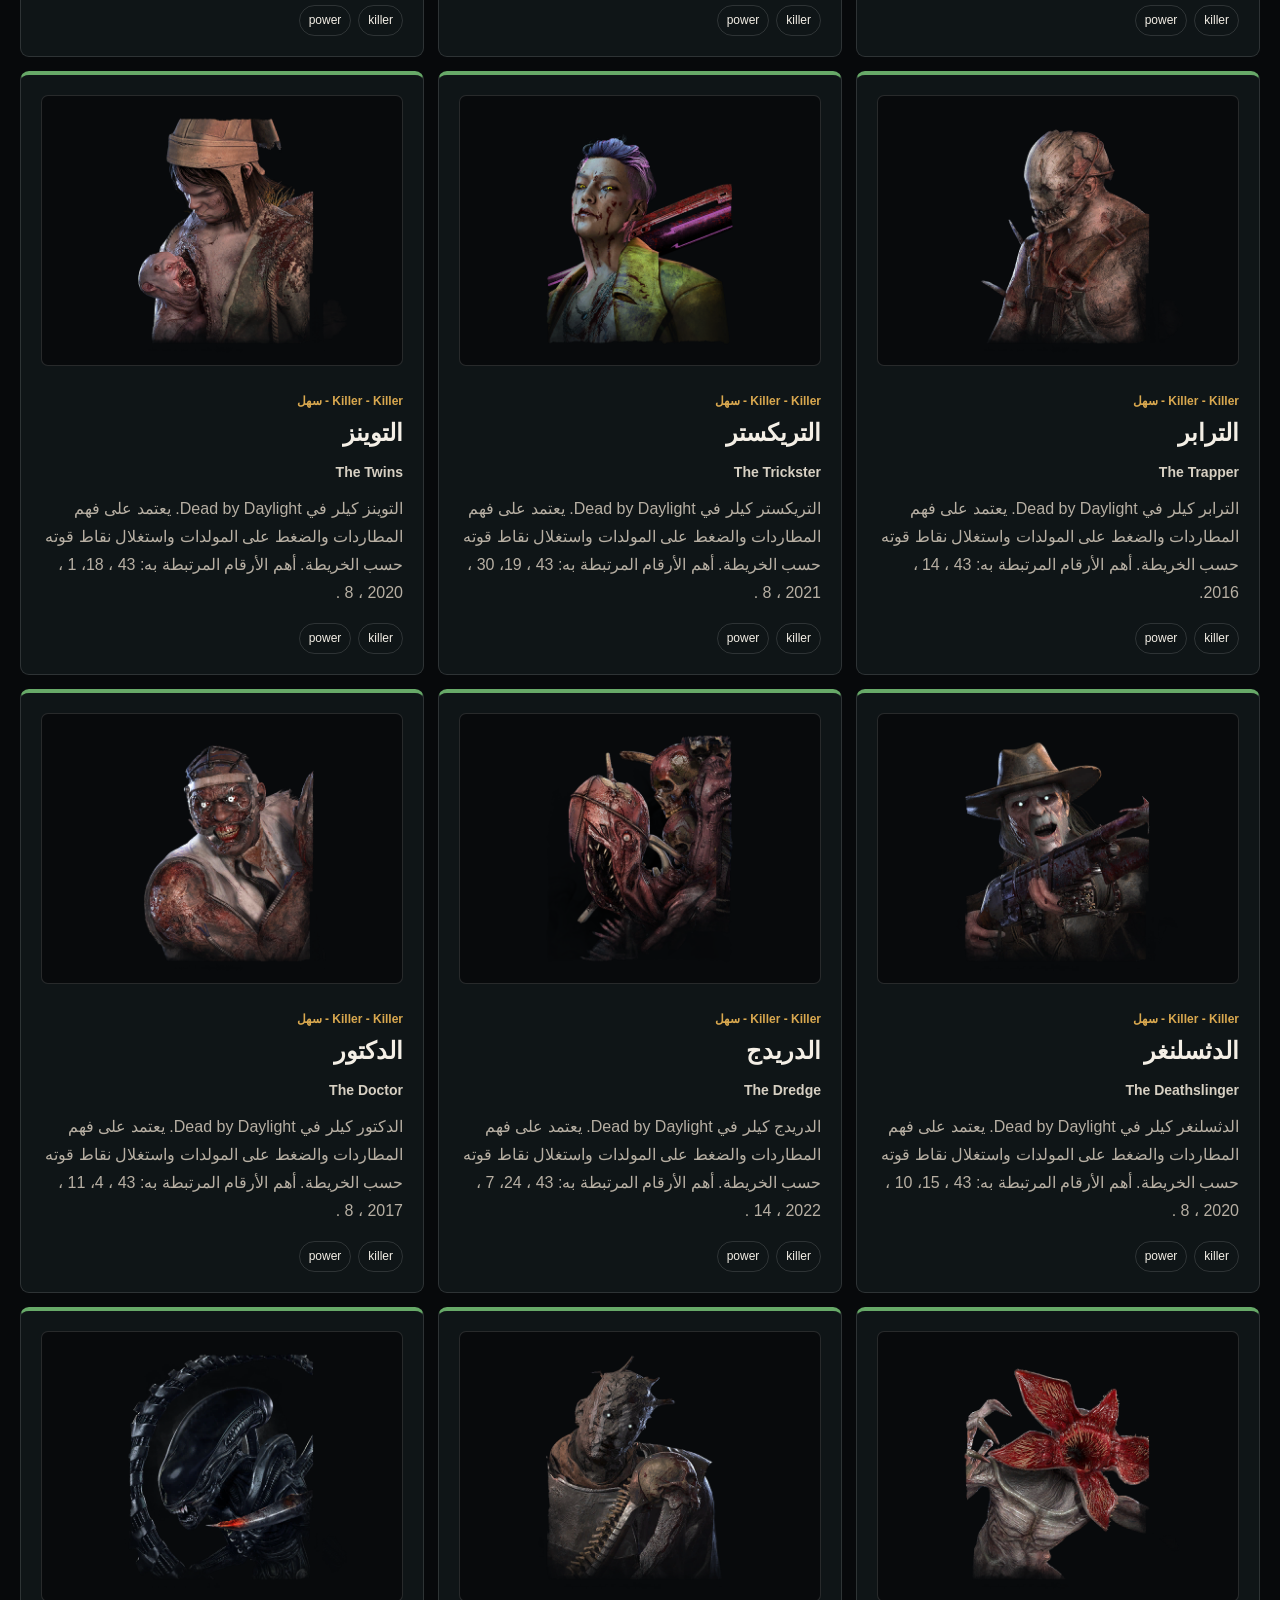
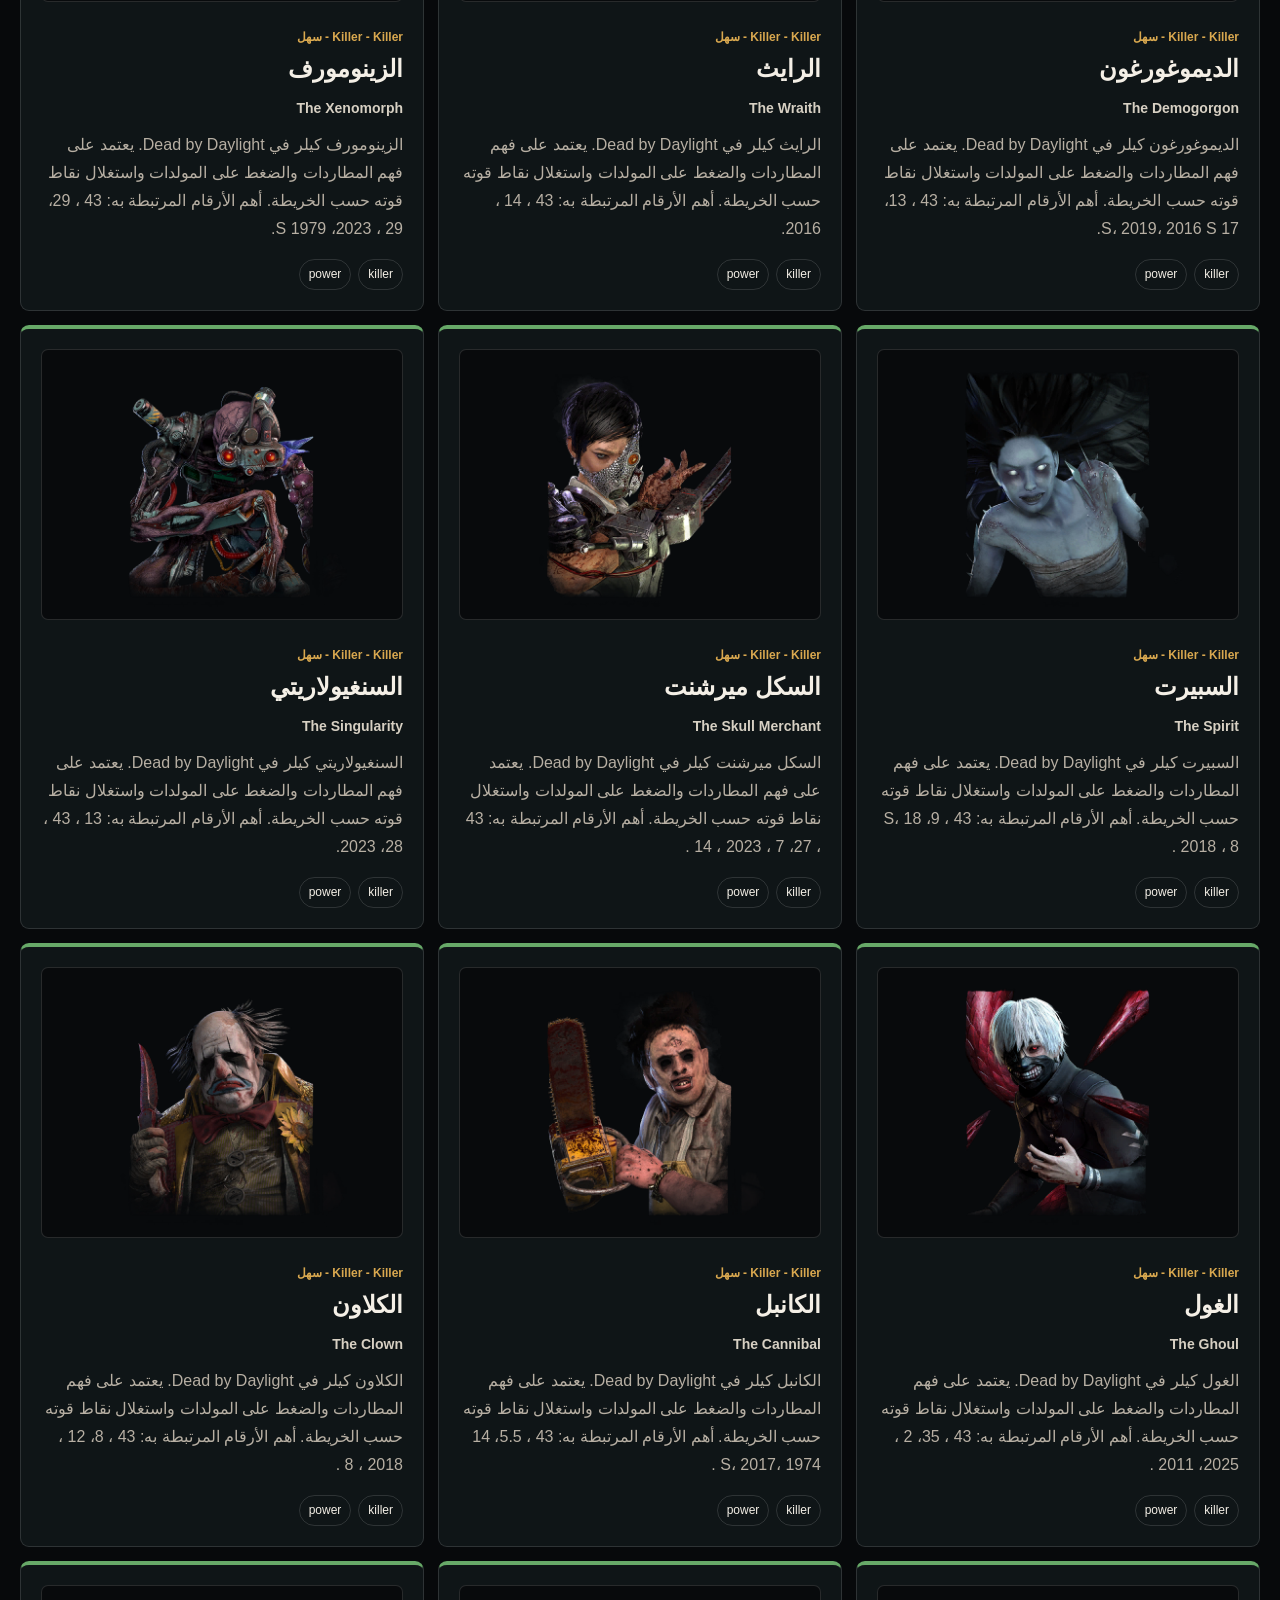
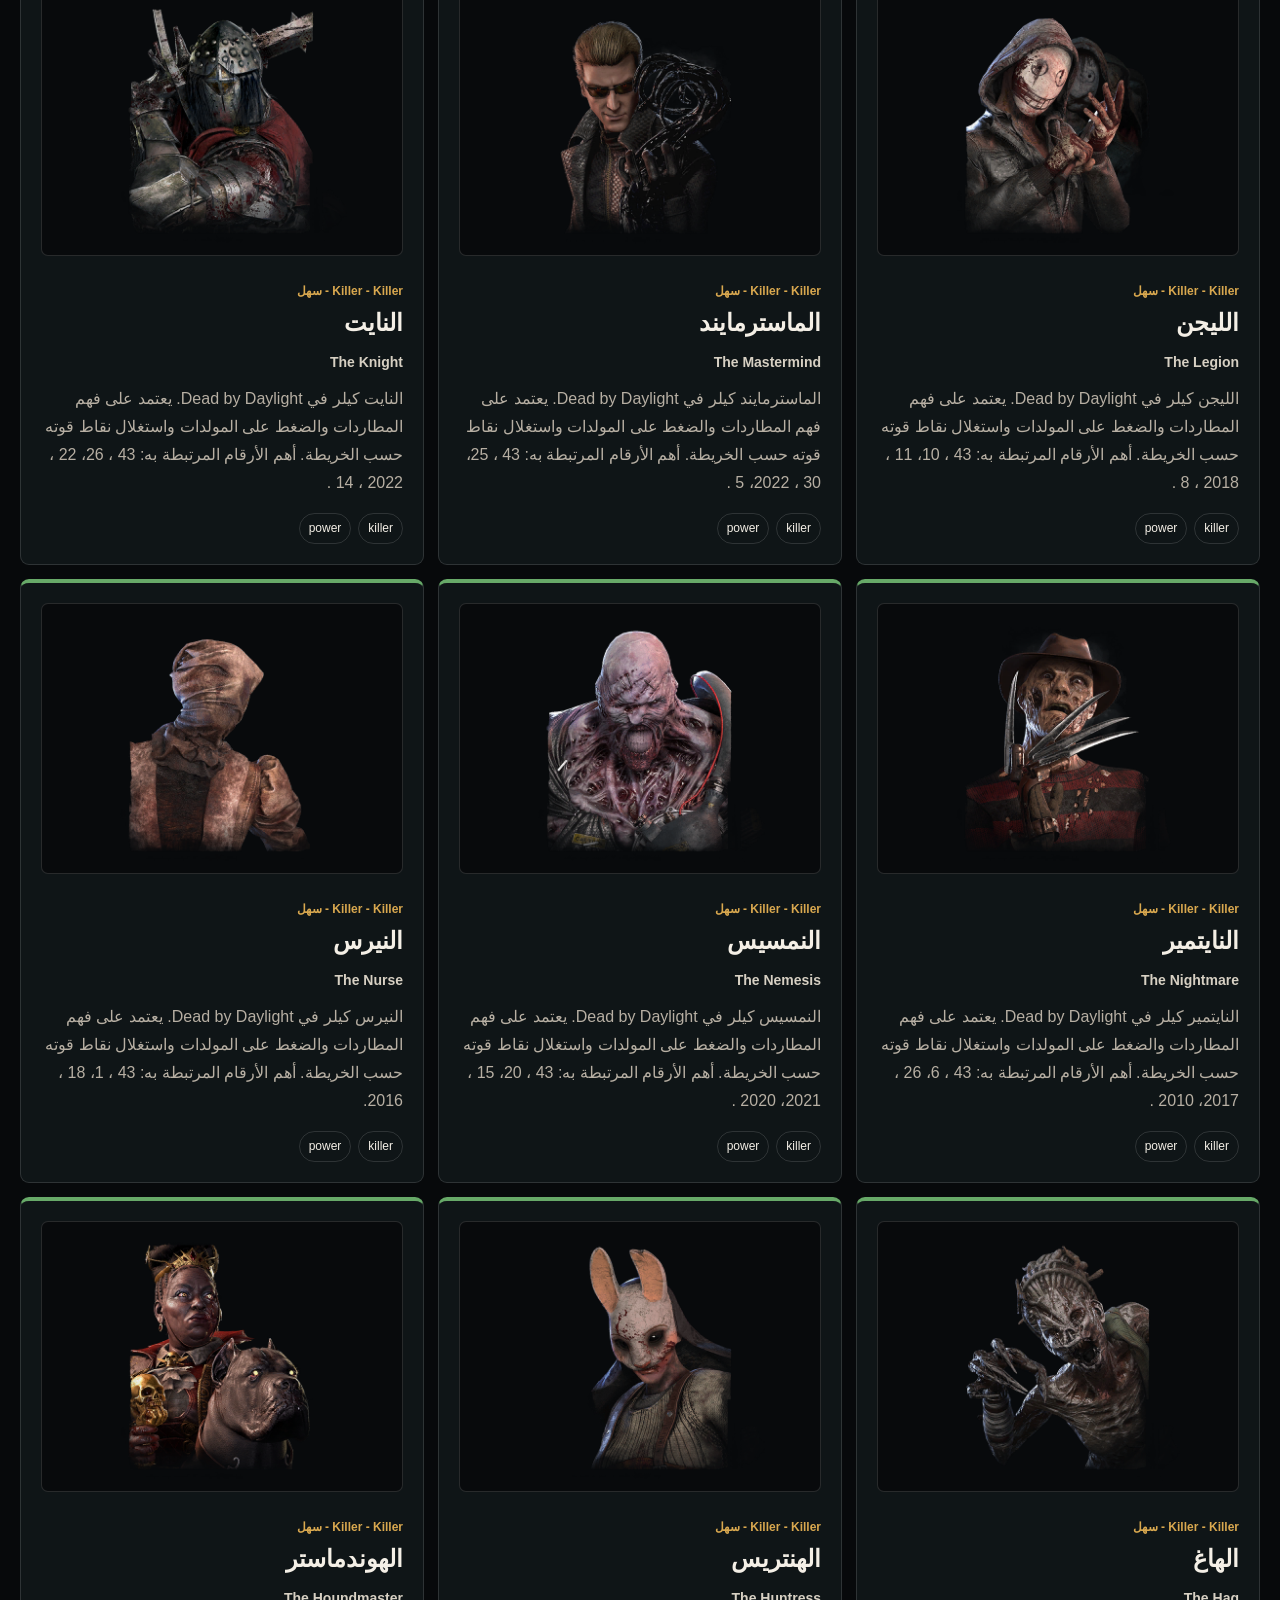
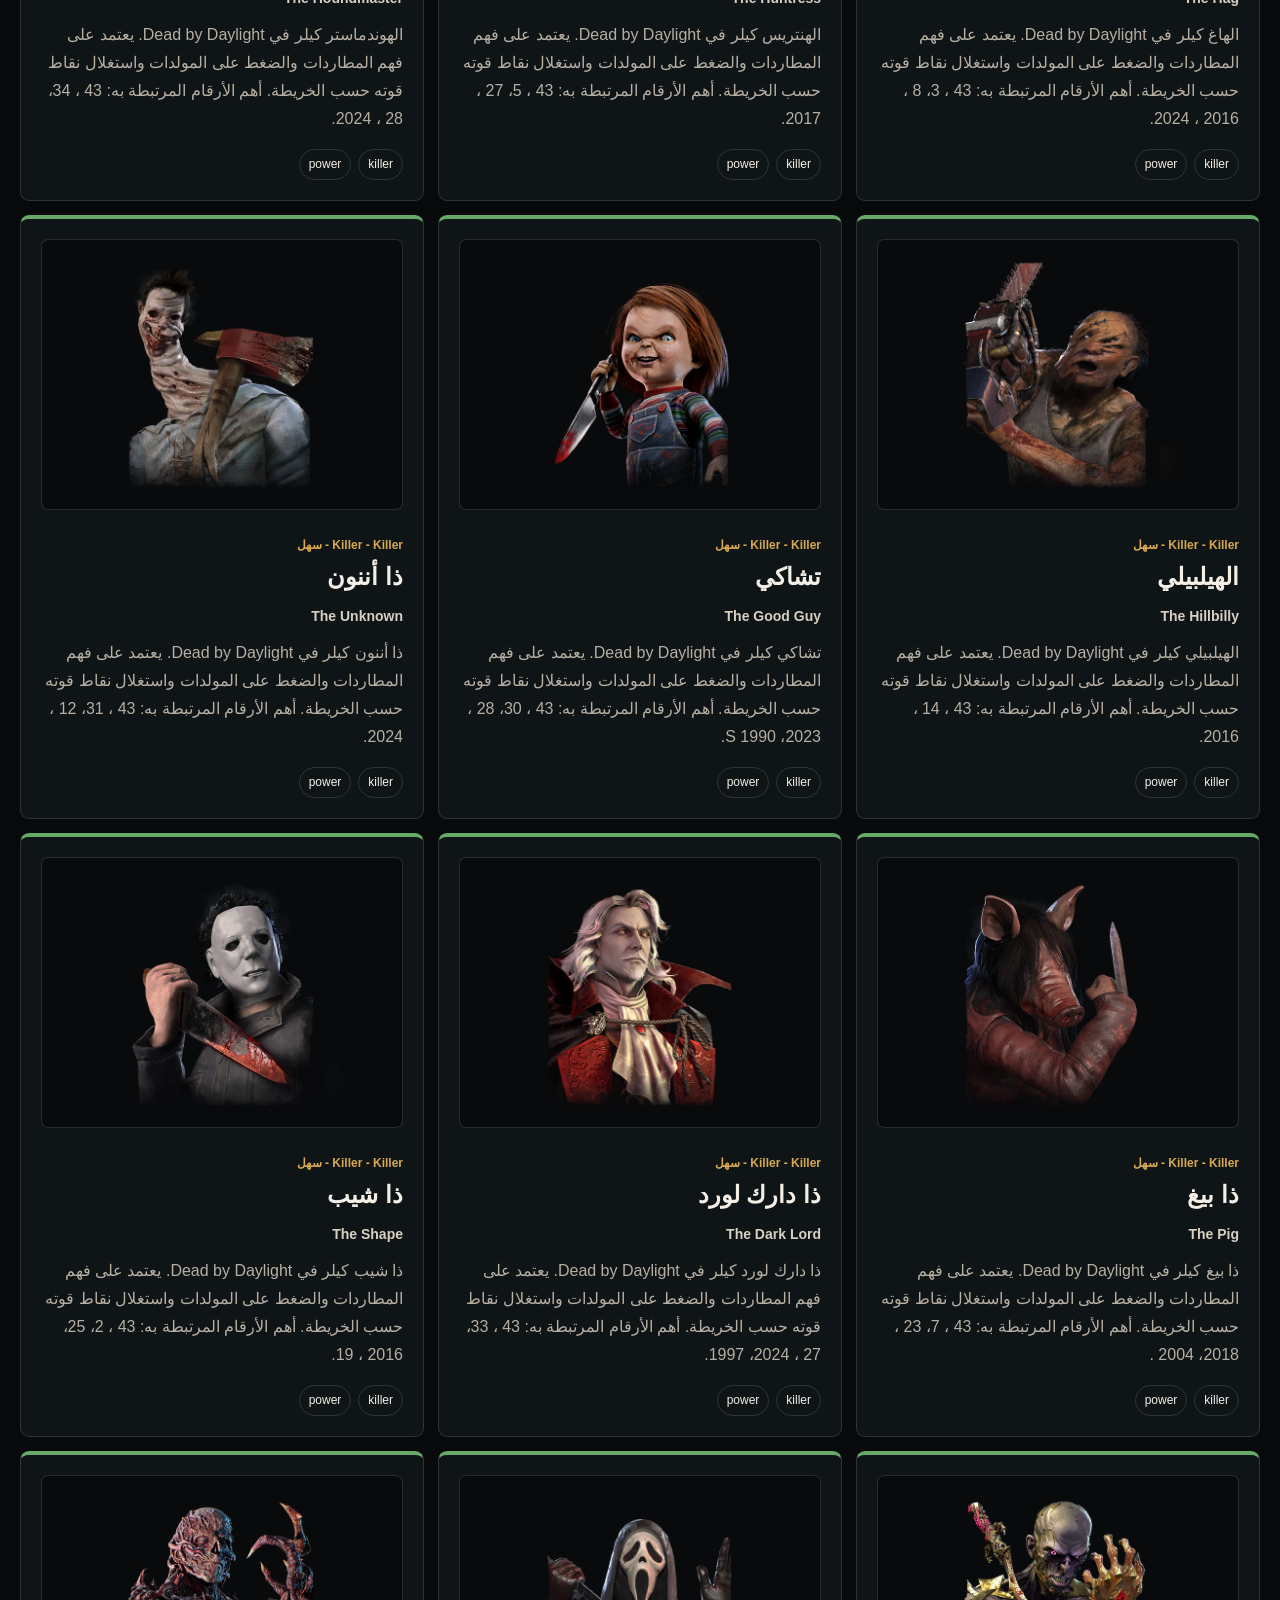
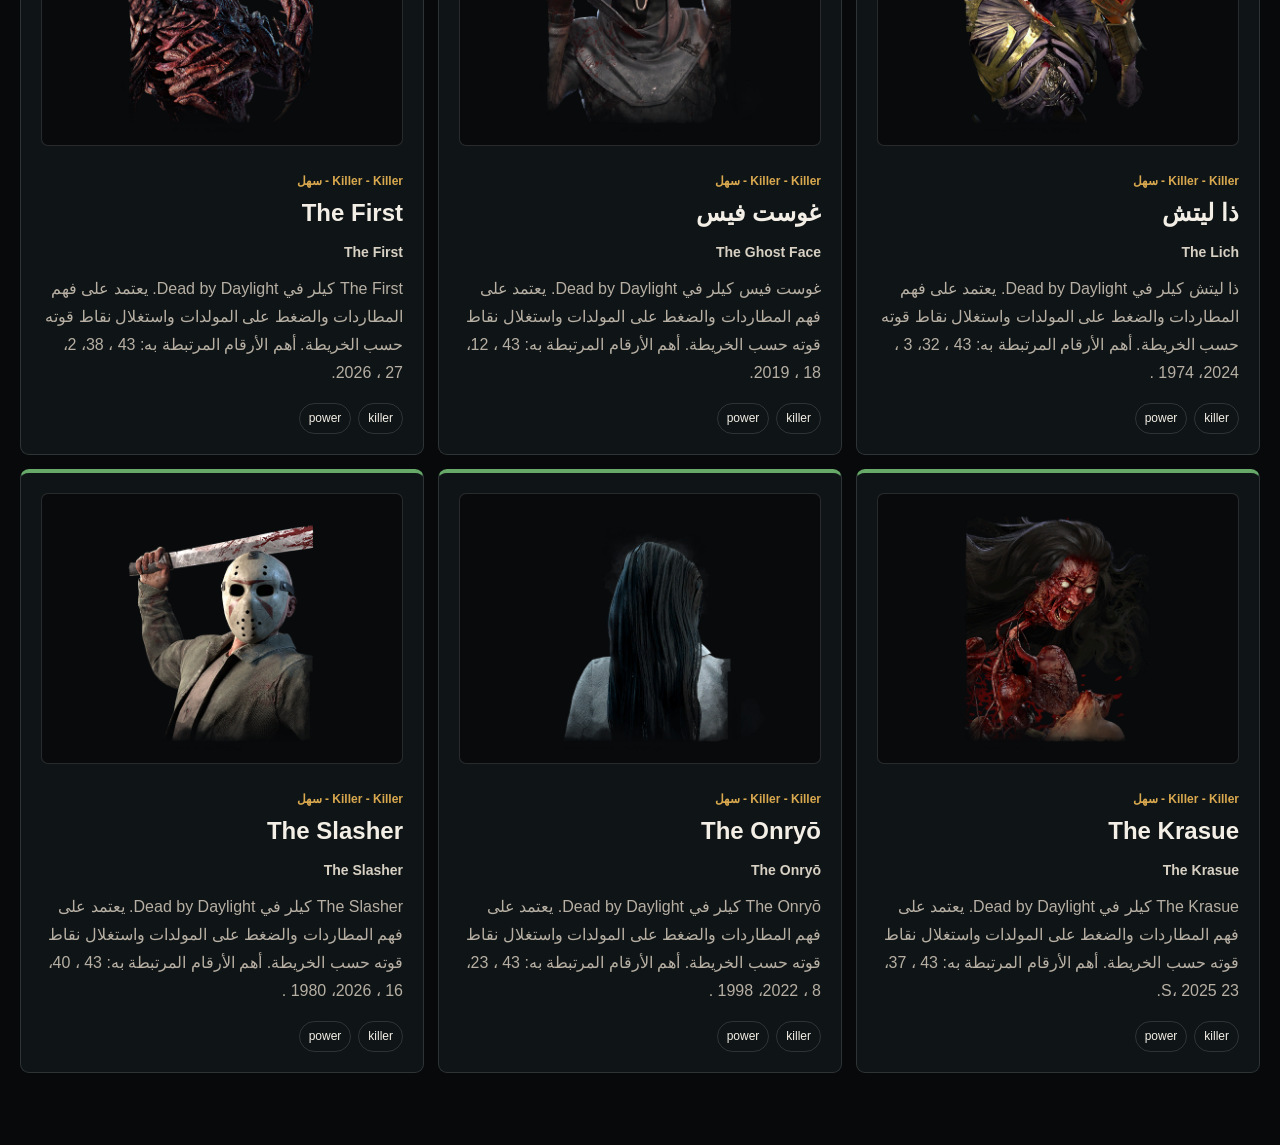
<file: pages/killers.html>
<!doctype html><html lang="ar" dir="rtl"><head><meta charset="utf-8" /><meta name="viewport" content="width=device-width, initial-scale=1" /><title>القتلة - ALVenomDBD</title><link rel="stylesheet" href="../styles/main.css" /></head><body data-page="collection" data-collection="killers" data-title="القتلة" data-subtitle="كل القتلة مع القوة، الصعوبة، والتصنيفات."><main class="section"><div id="collectionRoot"></div></main><script src="../components/collection-page.js" type="module"></script></body></html>
</file>
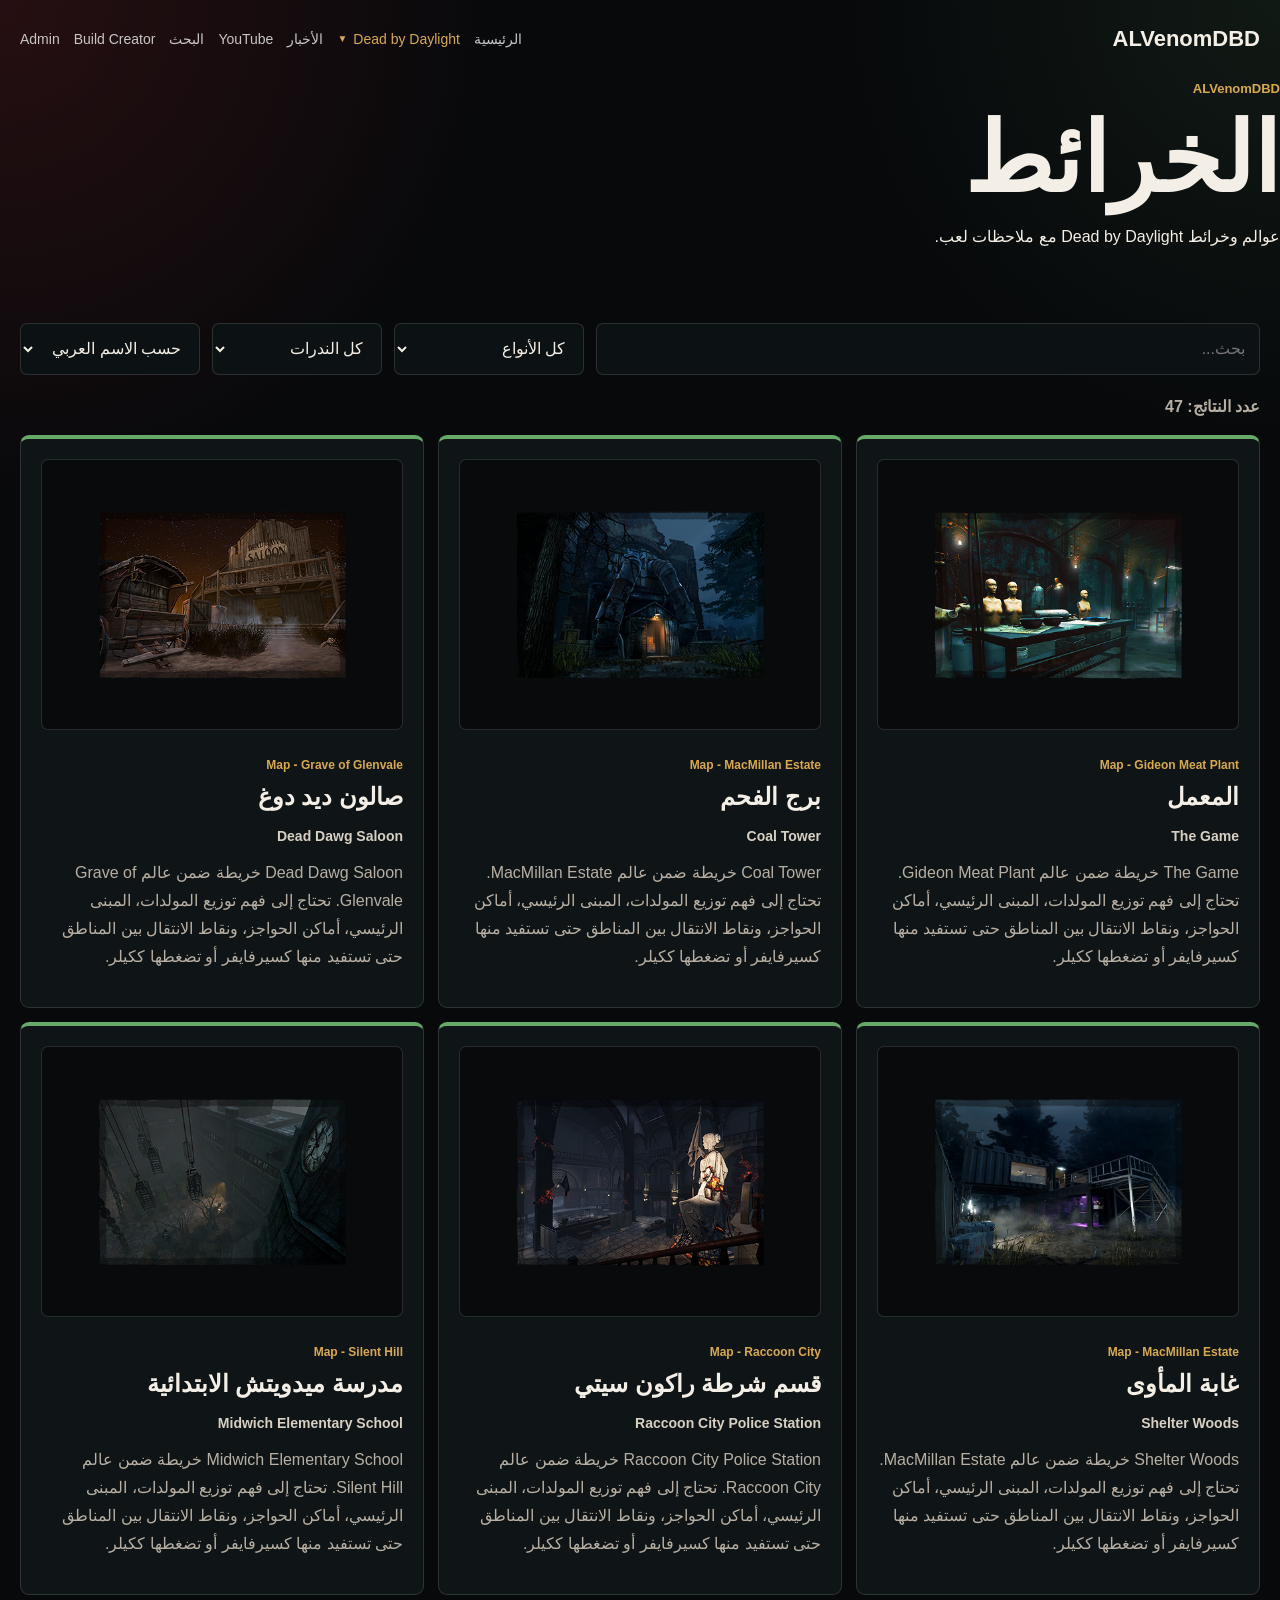
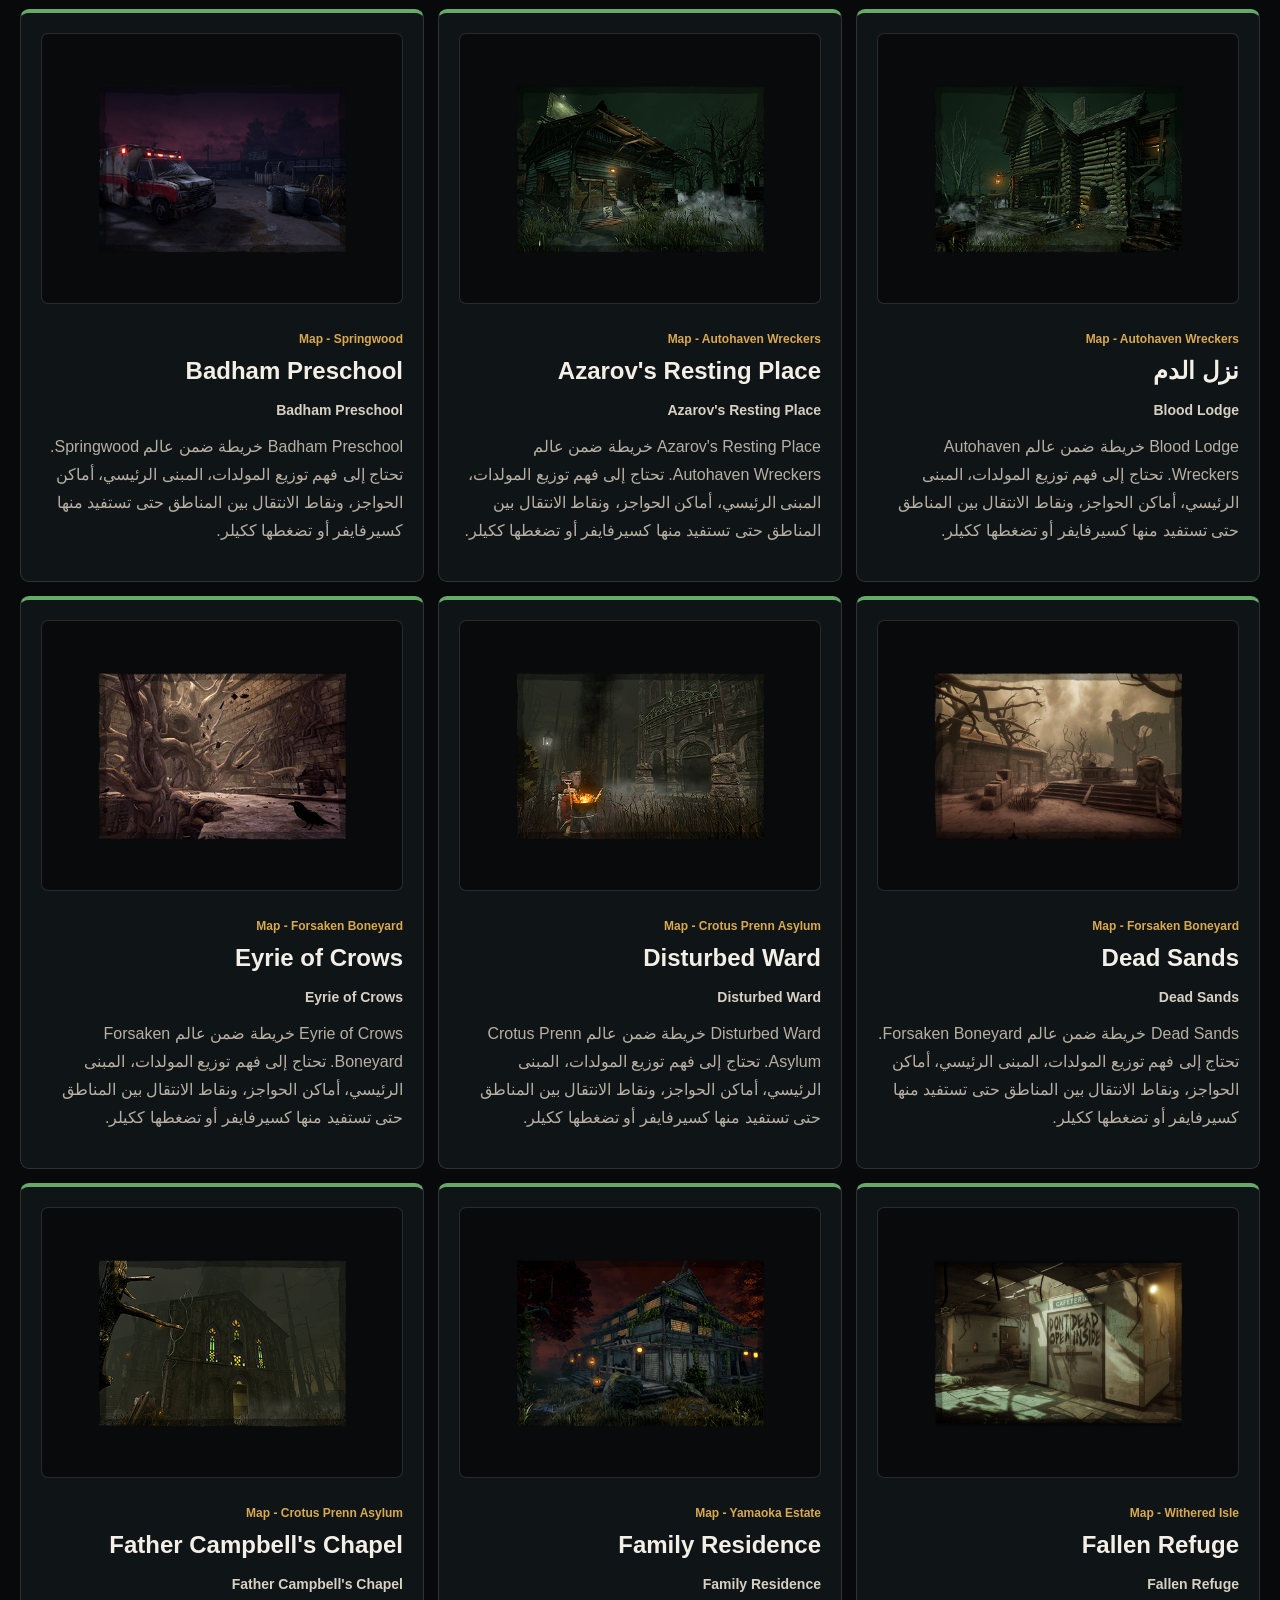
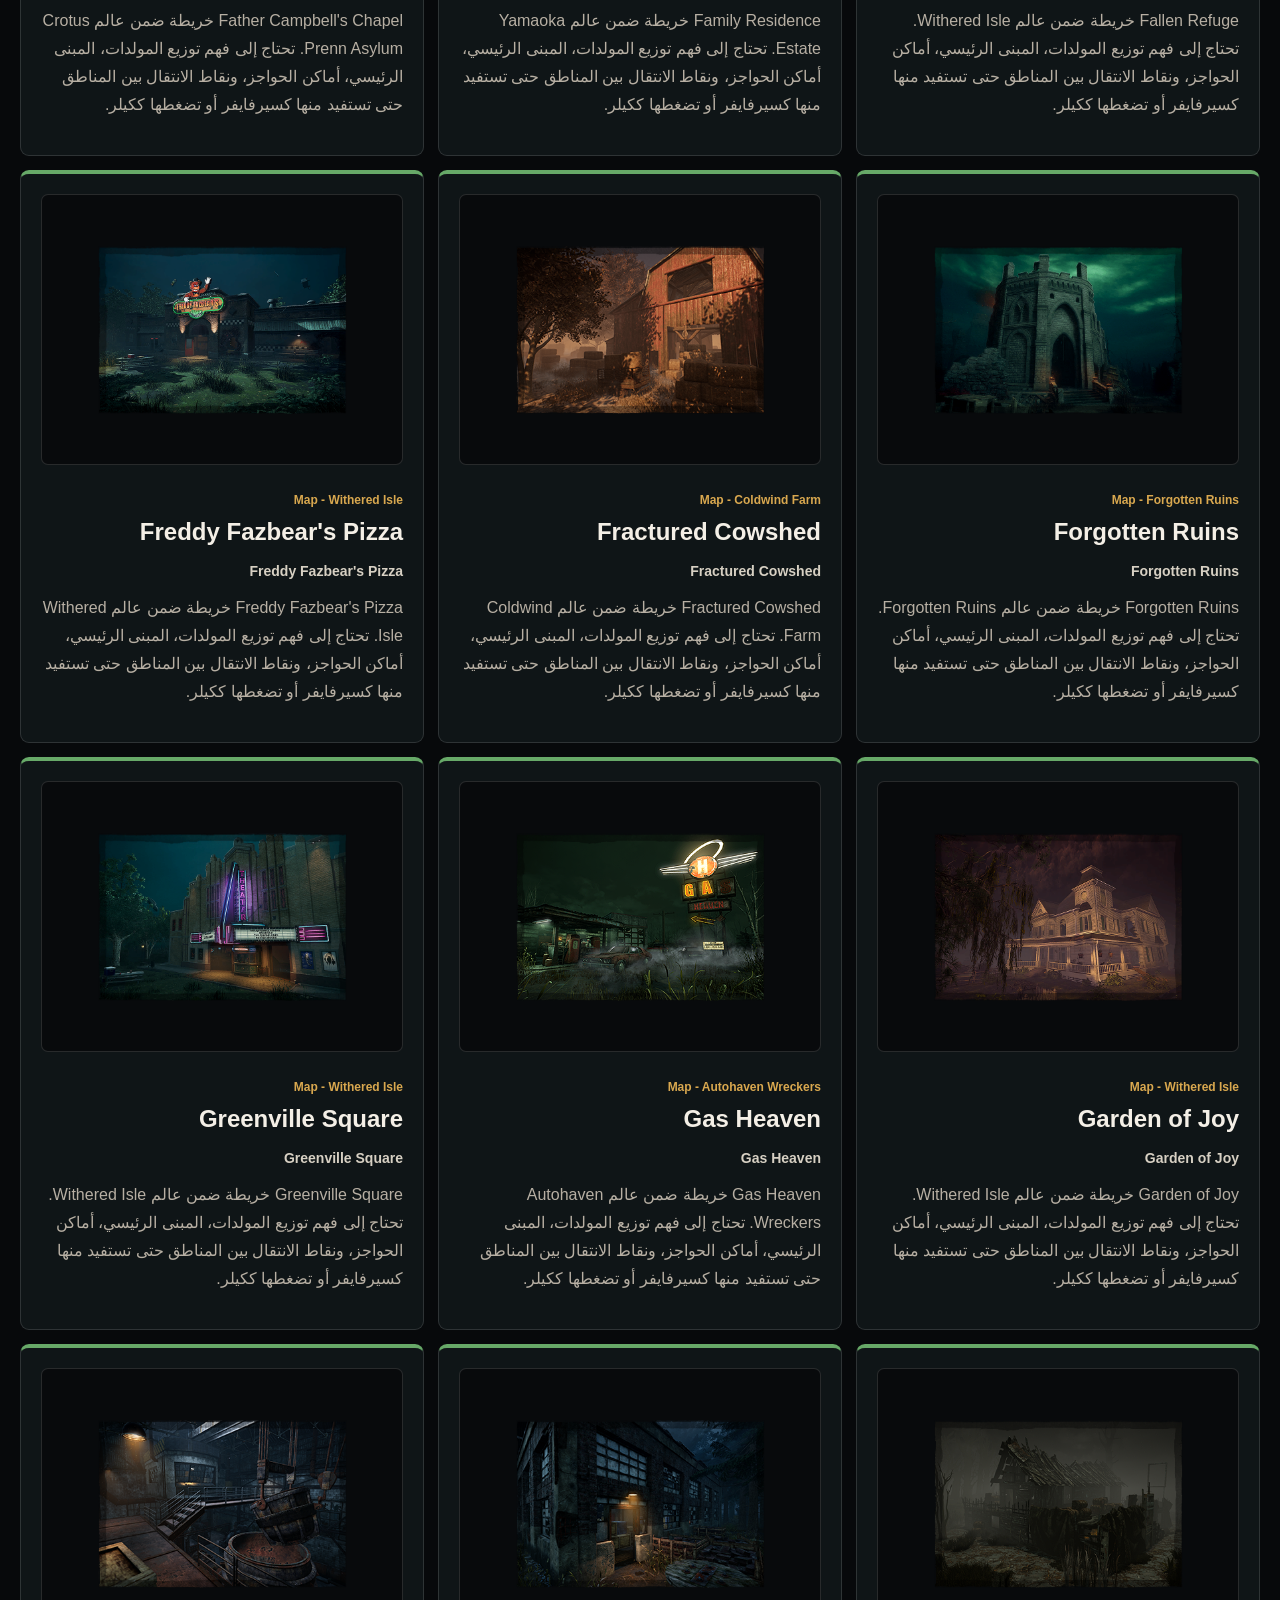
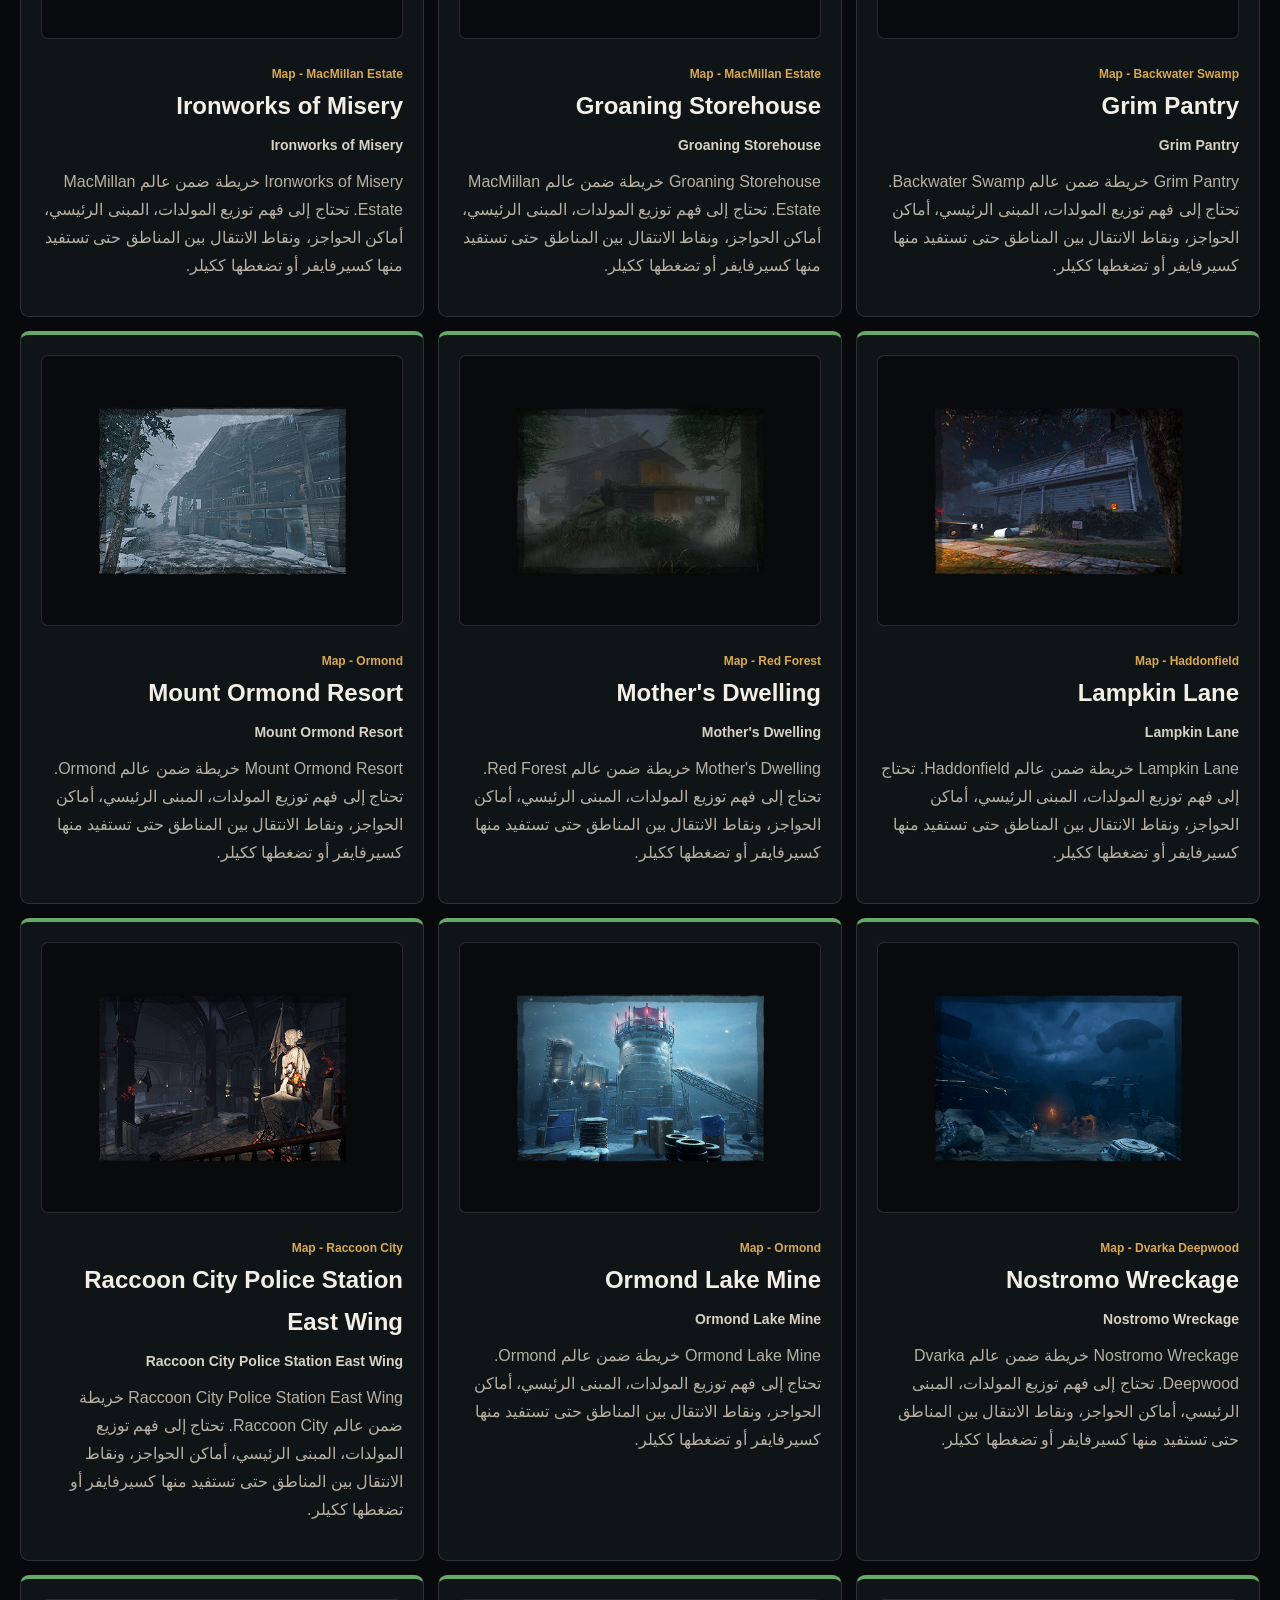
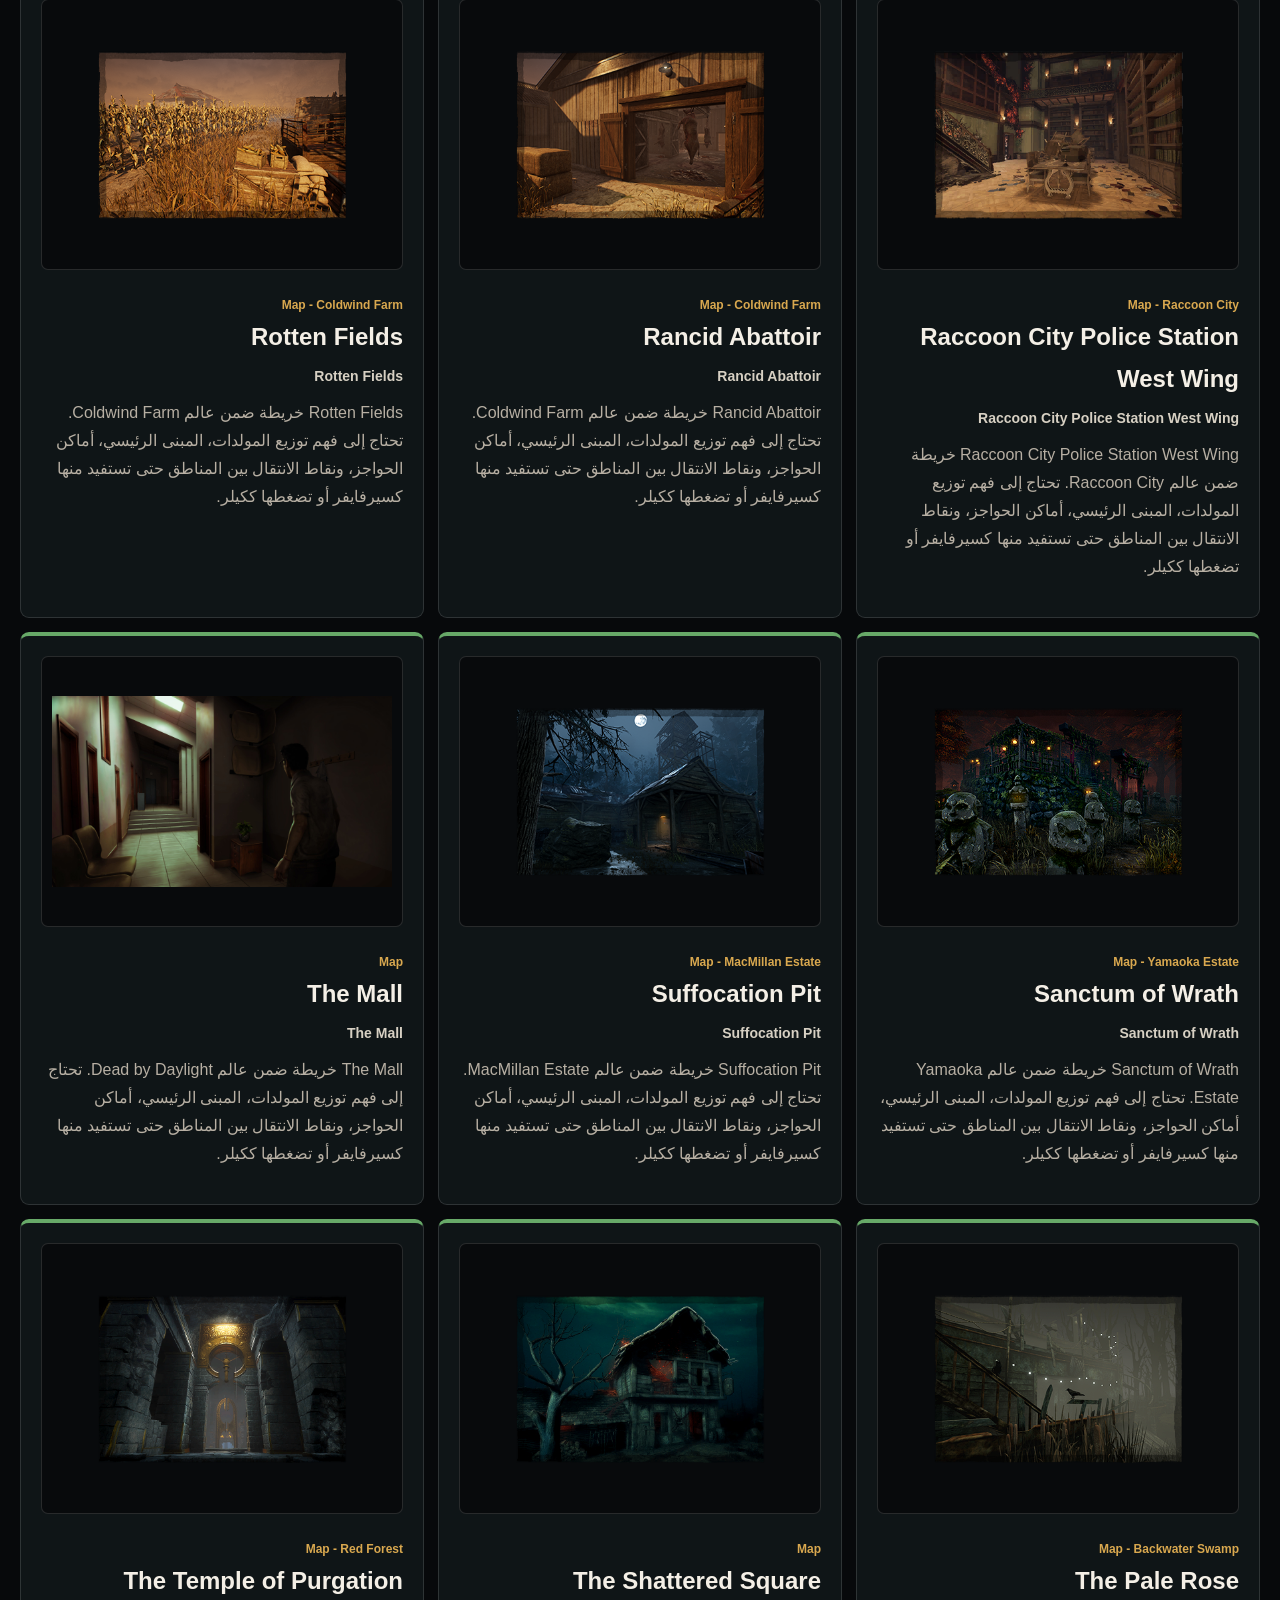
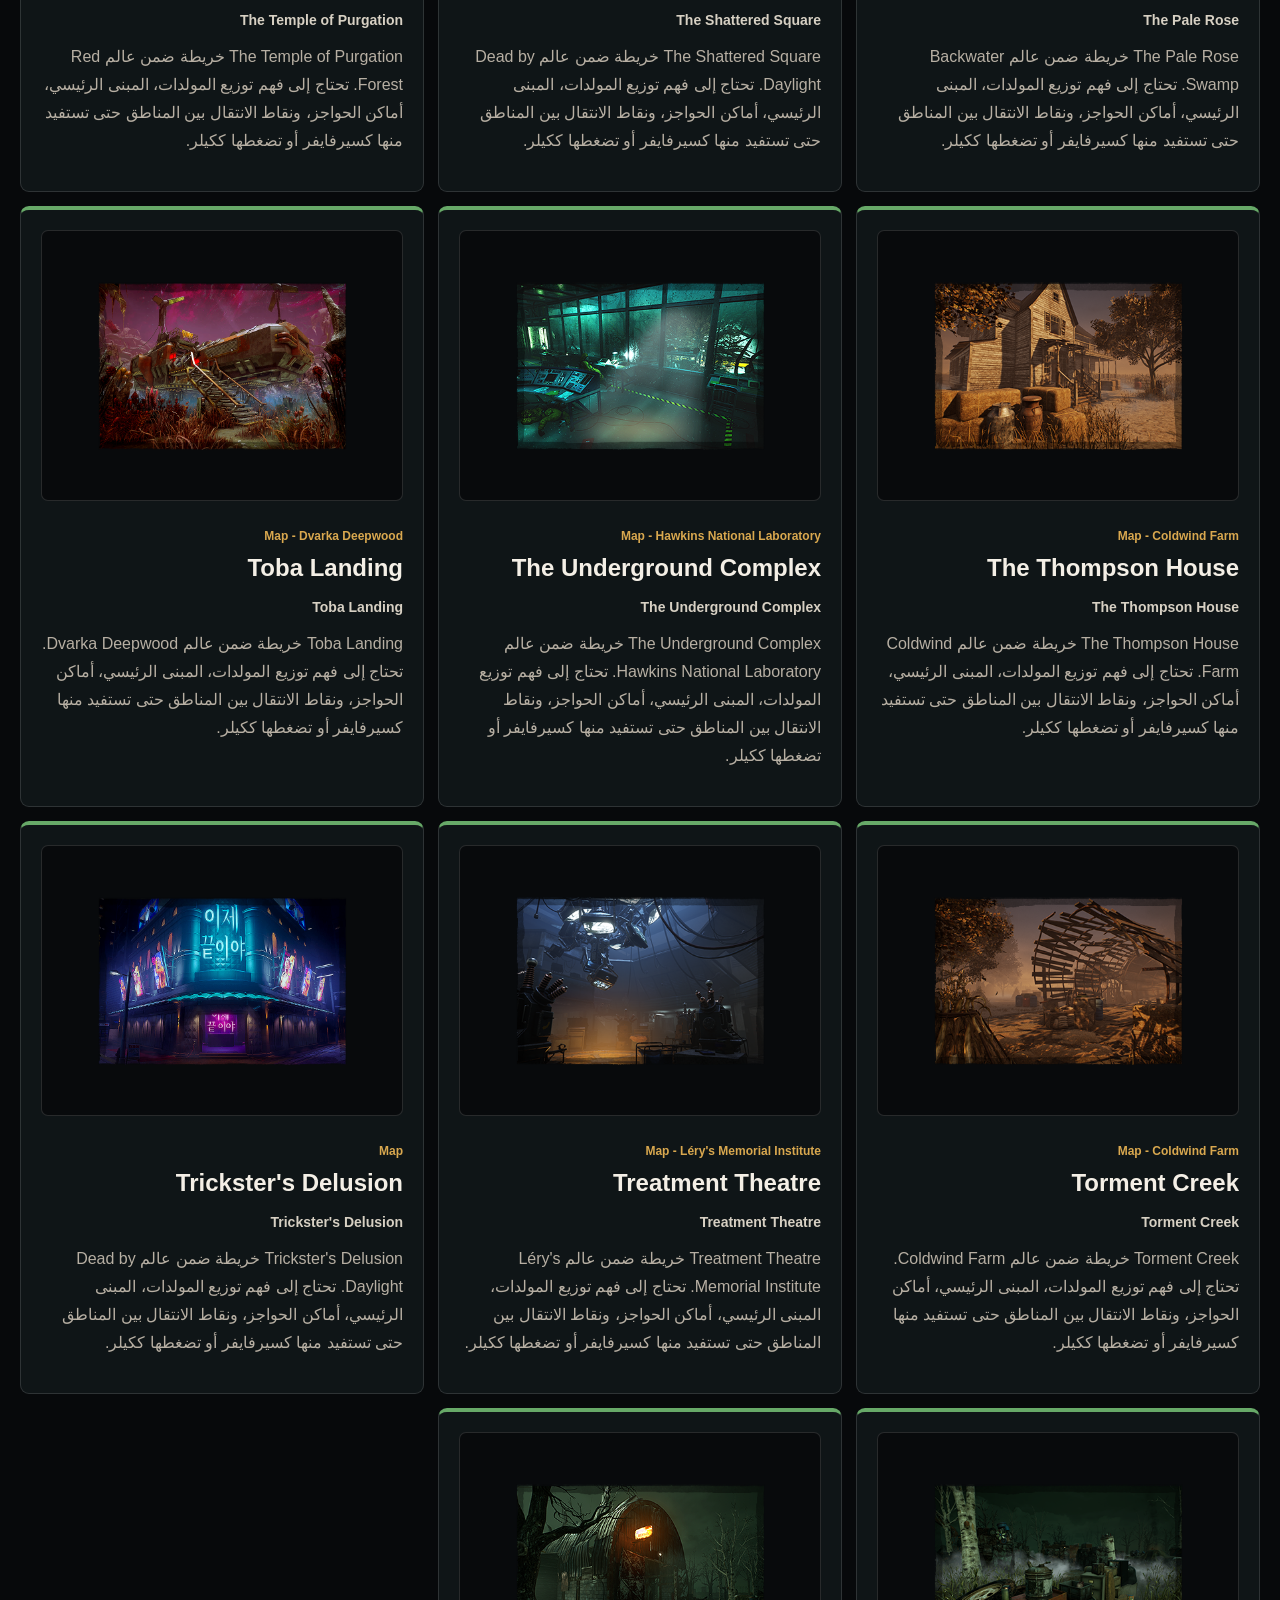
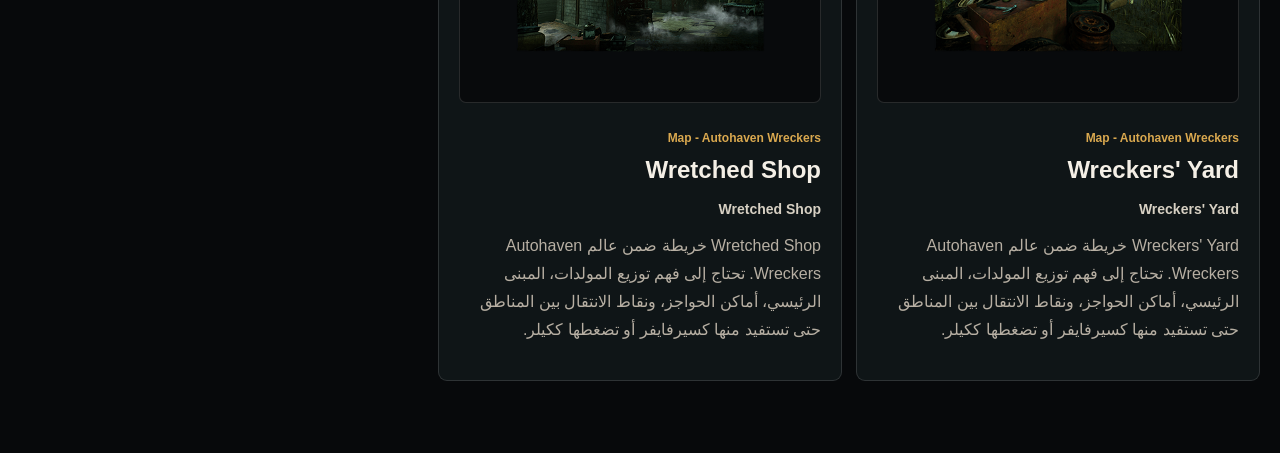
<file: pages/maps.html>
<!doctype html><html lang="ar" dir="rtl"><head><meta charset="utf-8" /><meta name="viewport" content="width=device-width, initial-scale=1" /><title>الخرائط - ALVenomDBD</title><link rel="stylesheet" href="../styles/main.css" /></head><body data-page="collection" data-collection="maps" data-title="الخرائط" data-subtitle="عوالم وخرائط Dead by Daylight مع ملاحظات لعب."><main class="section"><div id="collectionRoot"></div></main><script src="../components/collection-page.js" type="module"></script></body></html>
</file>
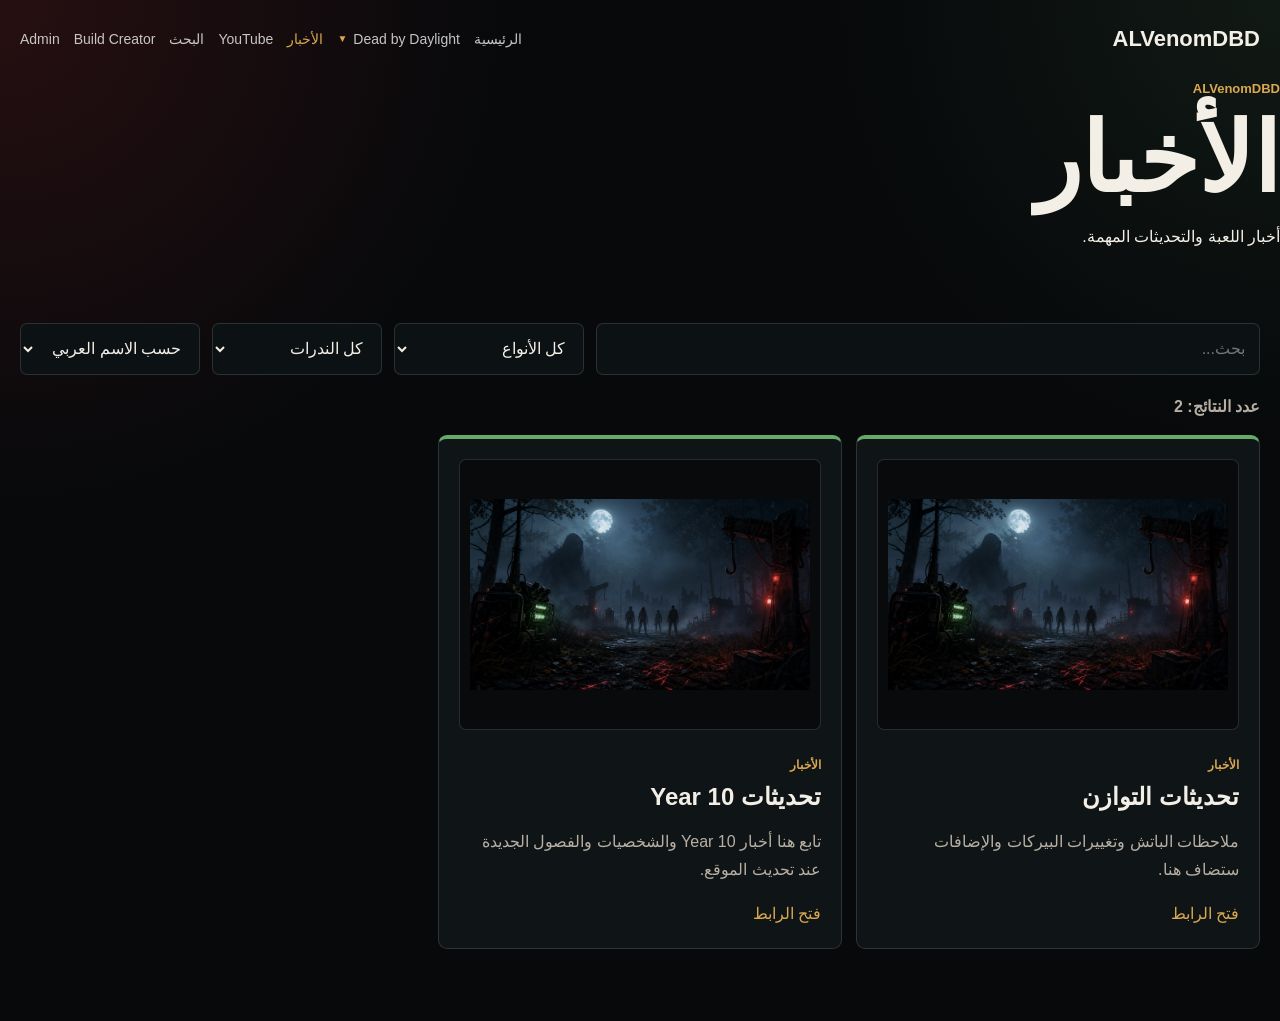
<file: pages/news.html>
<!doctype html><html lang="ar" dir="rtl"><head><meta charset="utf-8" /><meta name="viewport" content="width=device-width, initial-scale=1" /><title>الأخبار - ALVenomDBD</title><link rel="stylesheet" href="../styles/main.css" /></head><body data-page="collection" data-collection="news" data-title="الأخبار" data-subtitle="أخبار اللعبة والتحديثات المهمة."><main class="section"><div id="collectionRoot"></div></main><script src="../components/collection-page.js" type="module"></script></body></html>
</file>
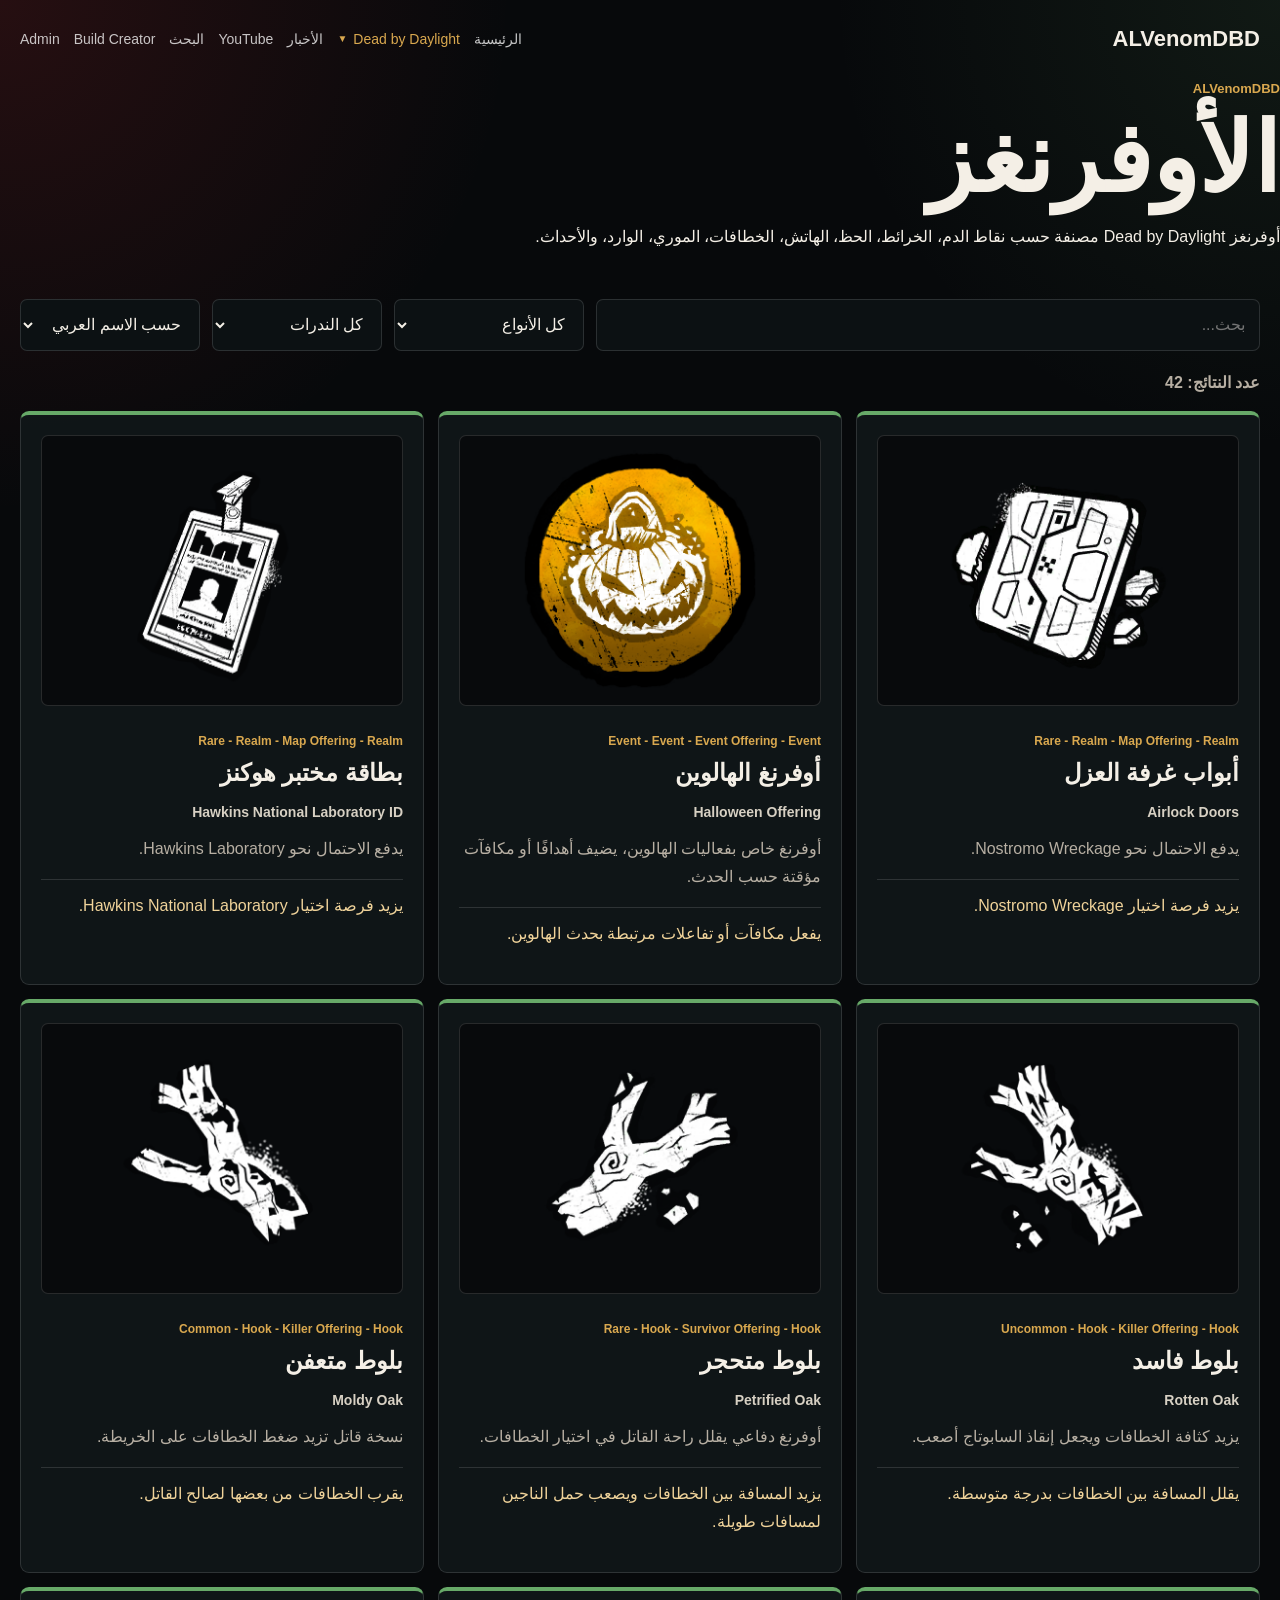
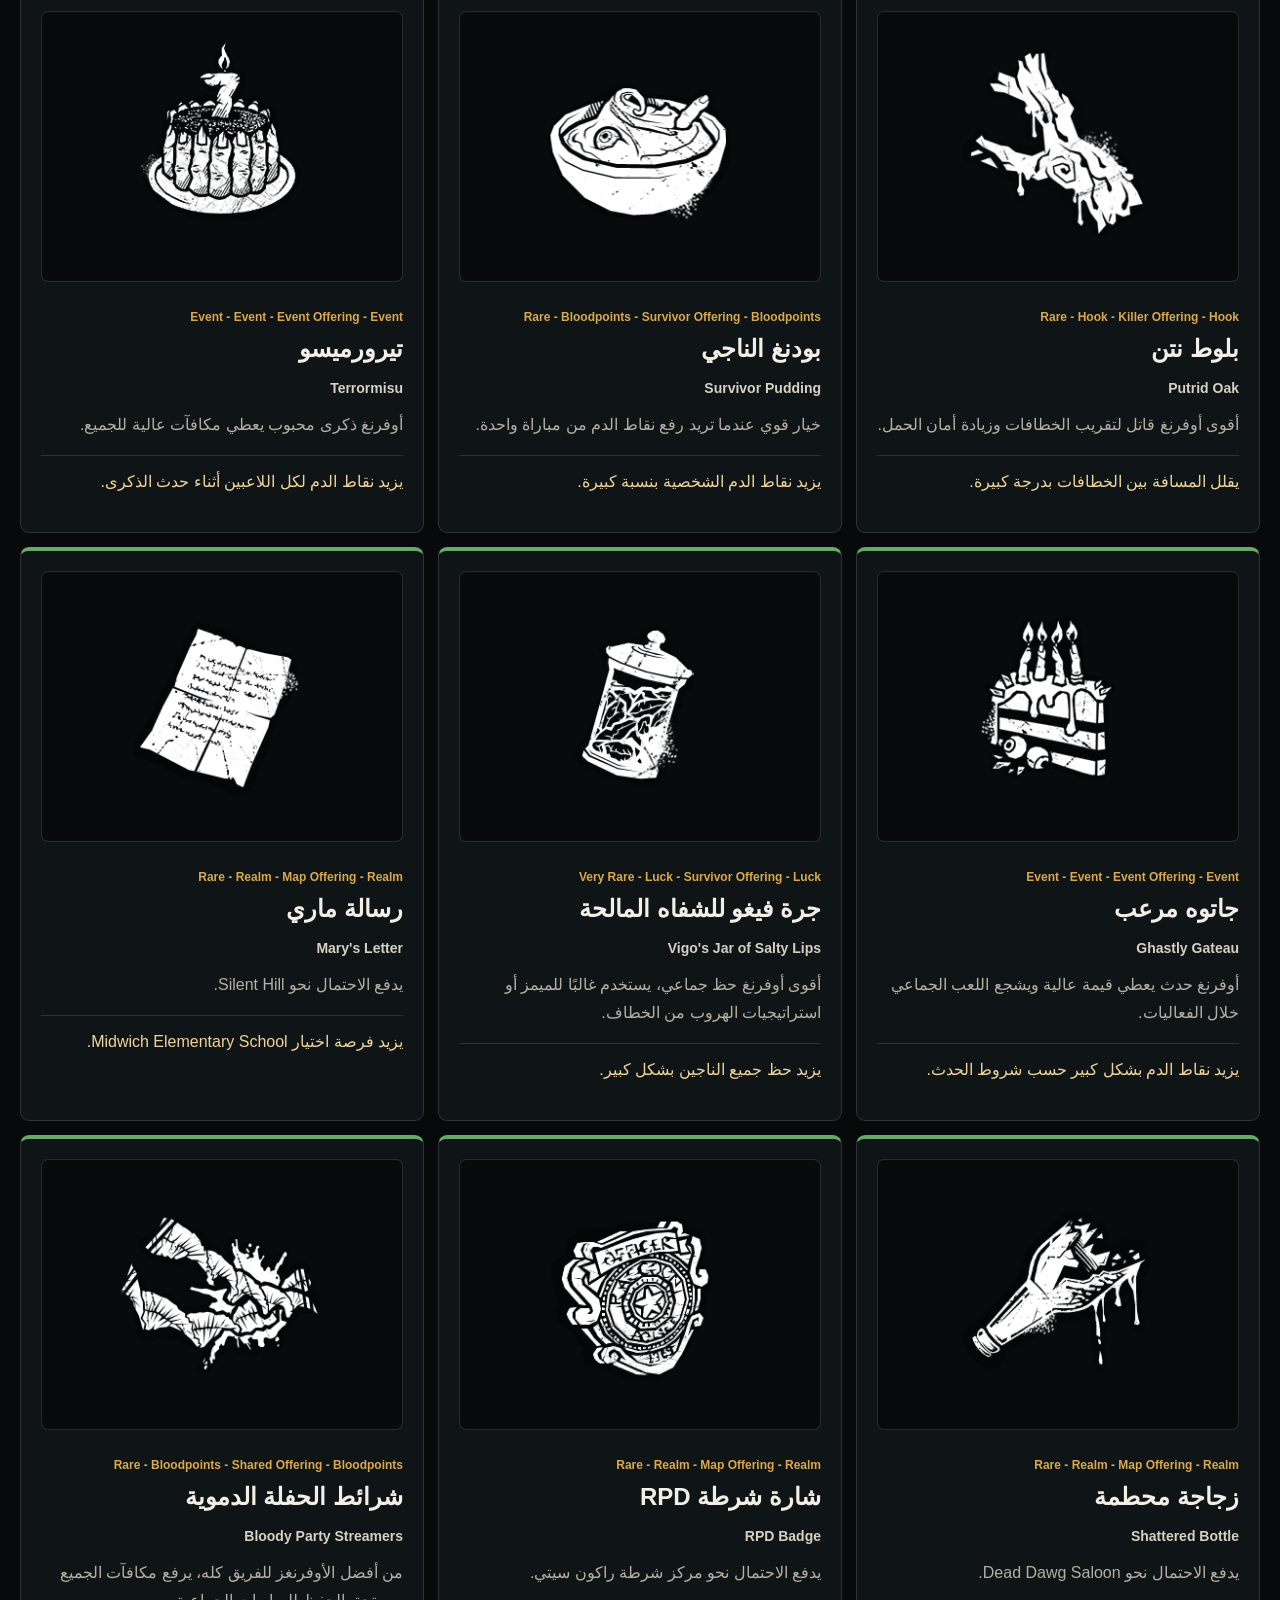
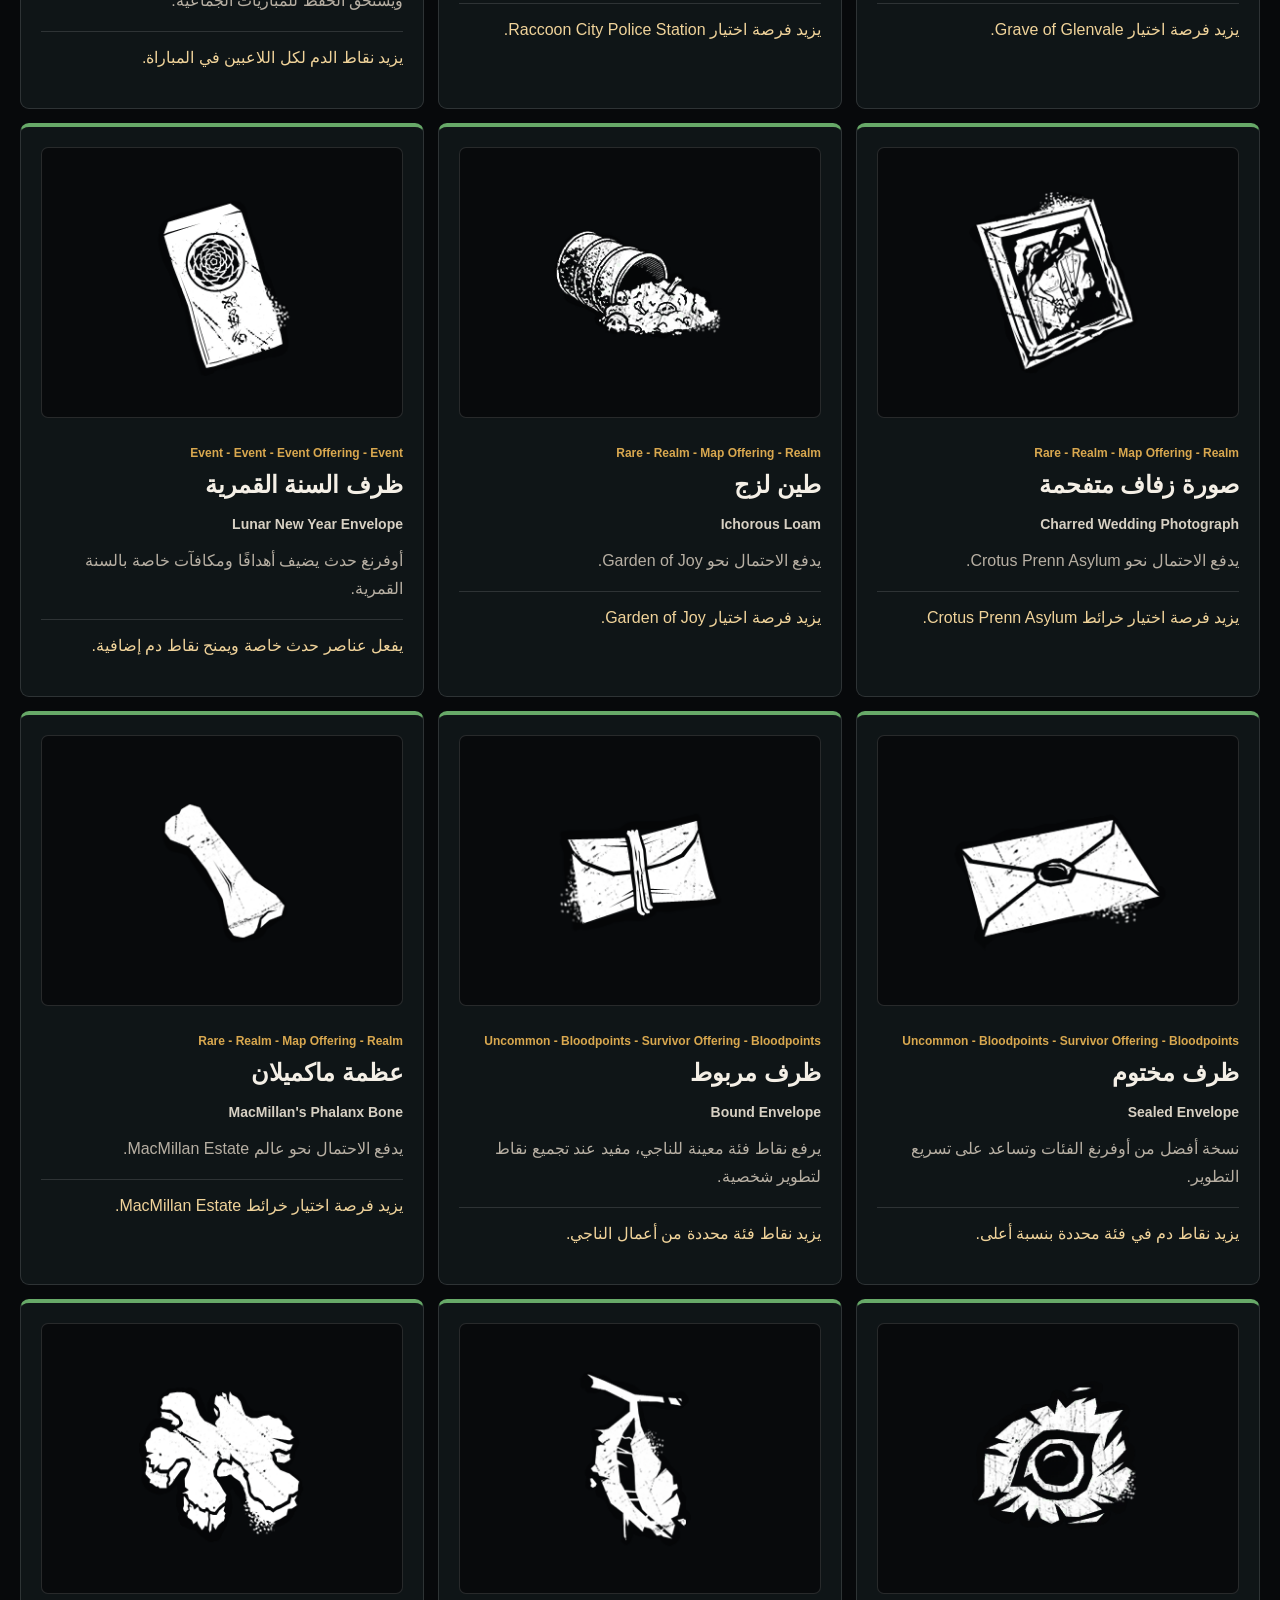
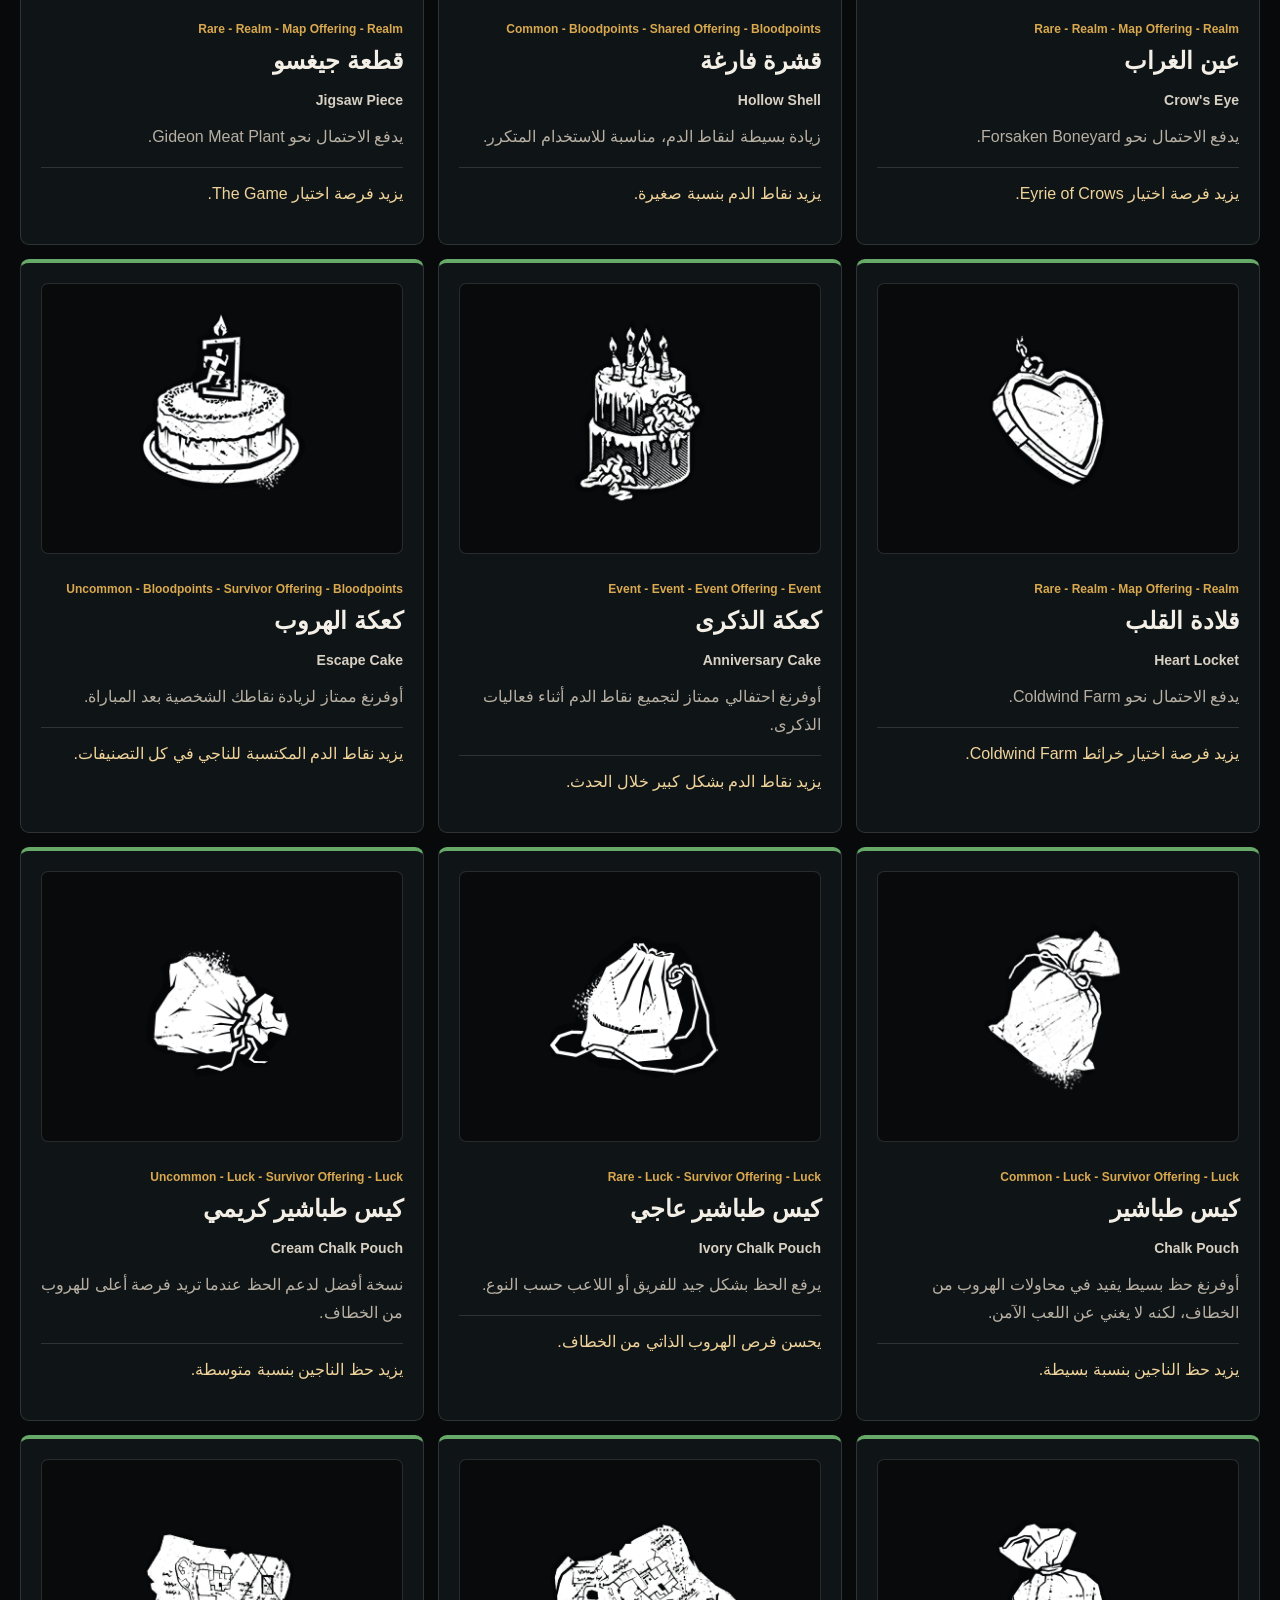
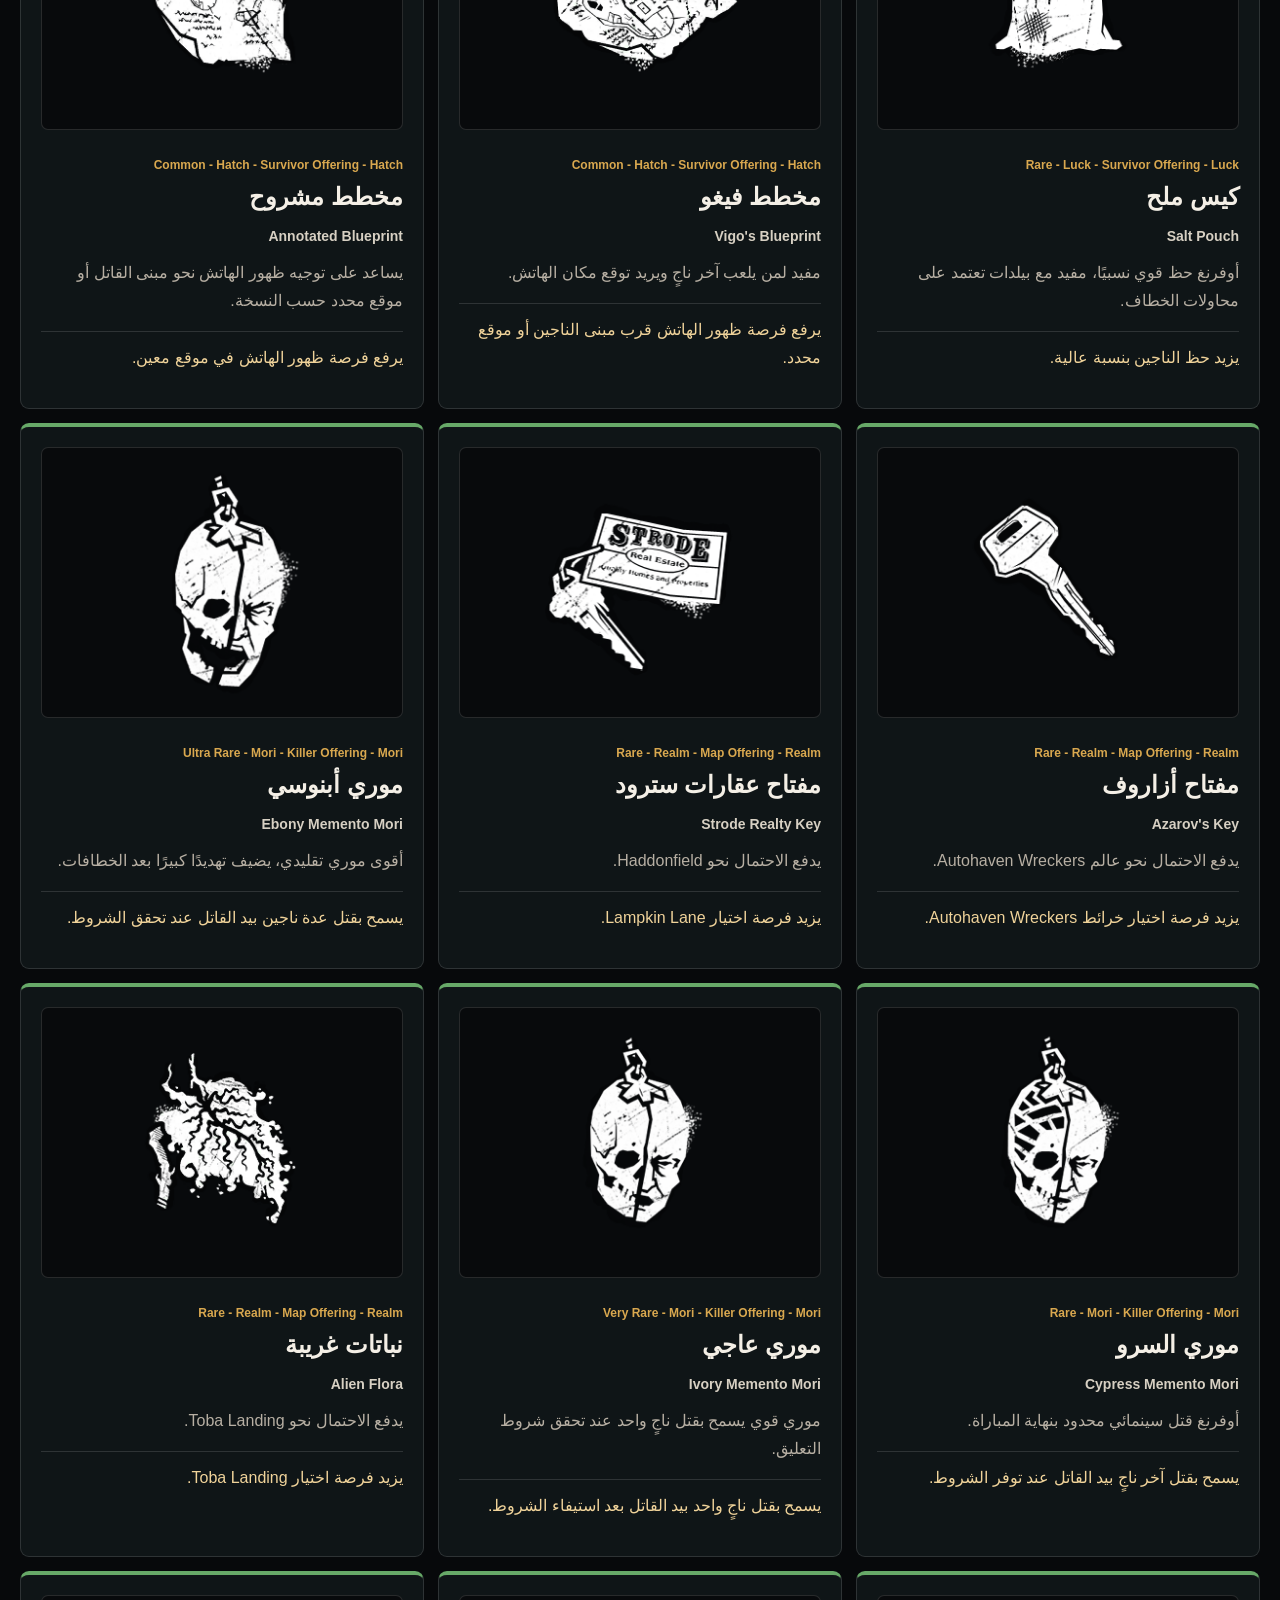
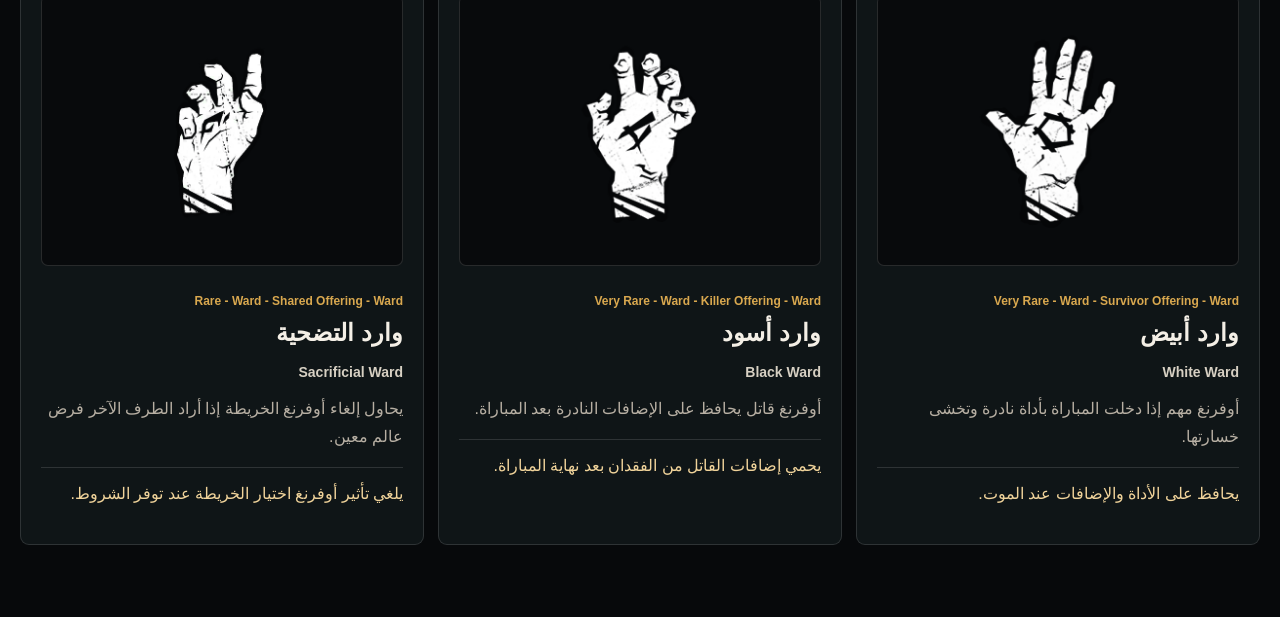
<file: pages/offerings.html>
<!doctype html>
<html lang="ar" dir="rtl">
  <head>
    <meta charset="utf-8" />
    <meta name="viewport" content="width=device-width, initial-scale=1" />
    <title>الأوفرنغز - ALVenomDBD</title>
    <link rel="stylesheet" href="../styles/main.css" />
  </head>
  <body data-page="collection" data-collection="offerings" data-title="الأوفرنغز" data-subtitle="أوفرنغز Dead by Daylight مصنفة حسب نقاط الدم، الخرائط، الحظ، الهاتش، الخطافات، الموري، الوارد، والأحداث.">
    <main class="section article-page">
      <div id="collectionRoot"></div>
    </main>
    <script src="../components/collection-page.js" type="module"></script>
  </body>
</html>
</file>
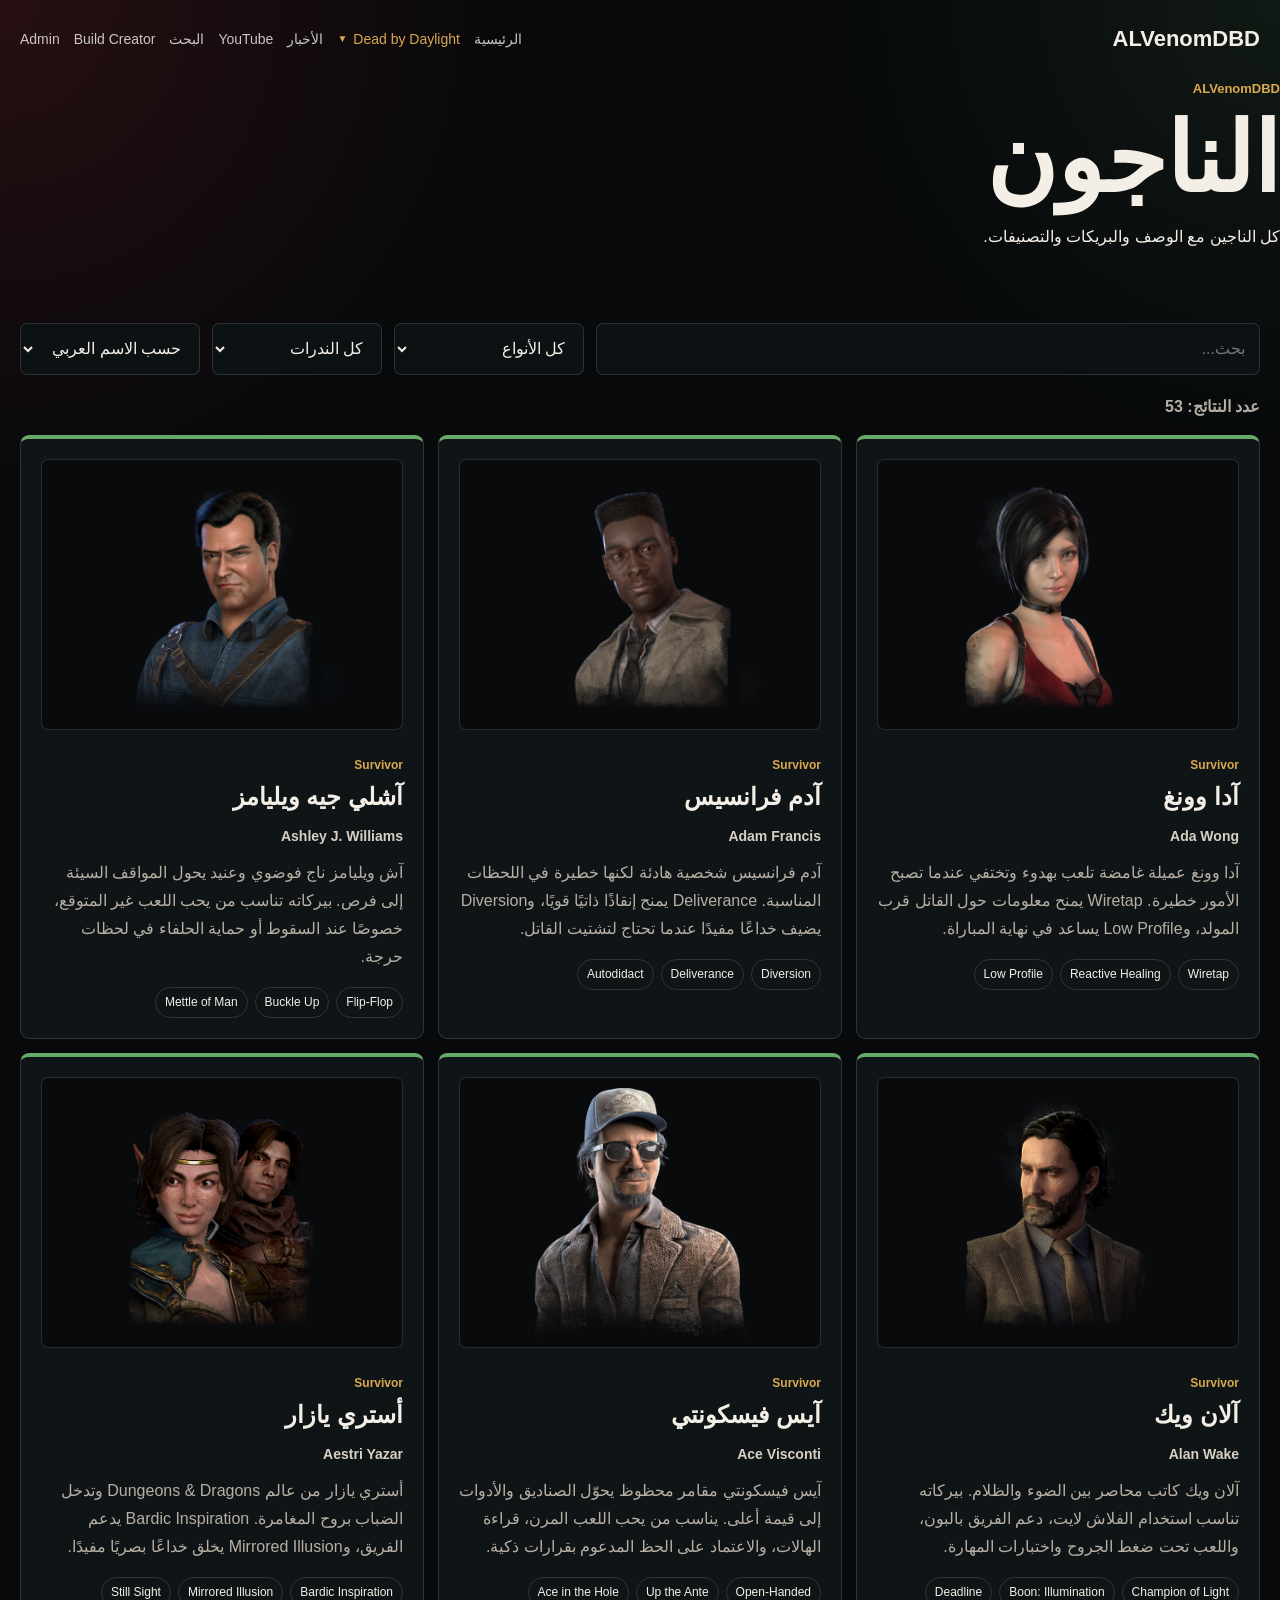
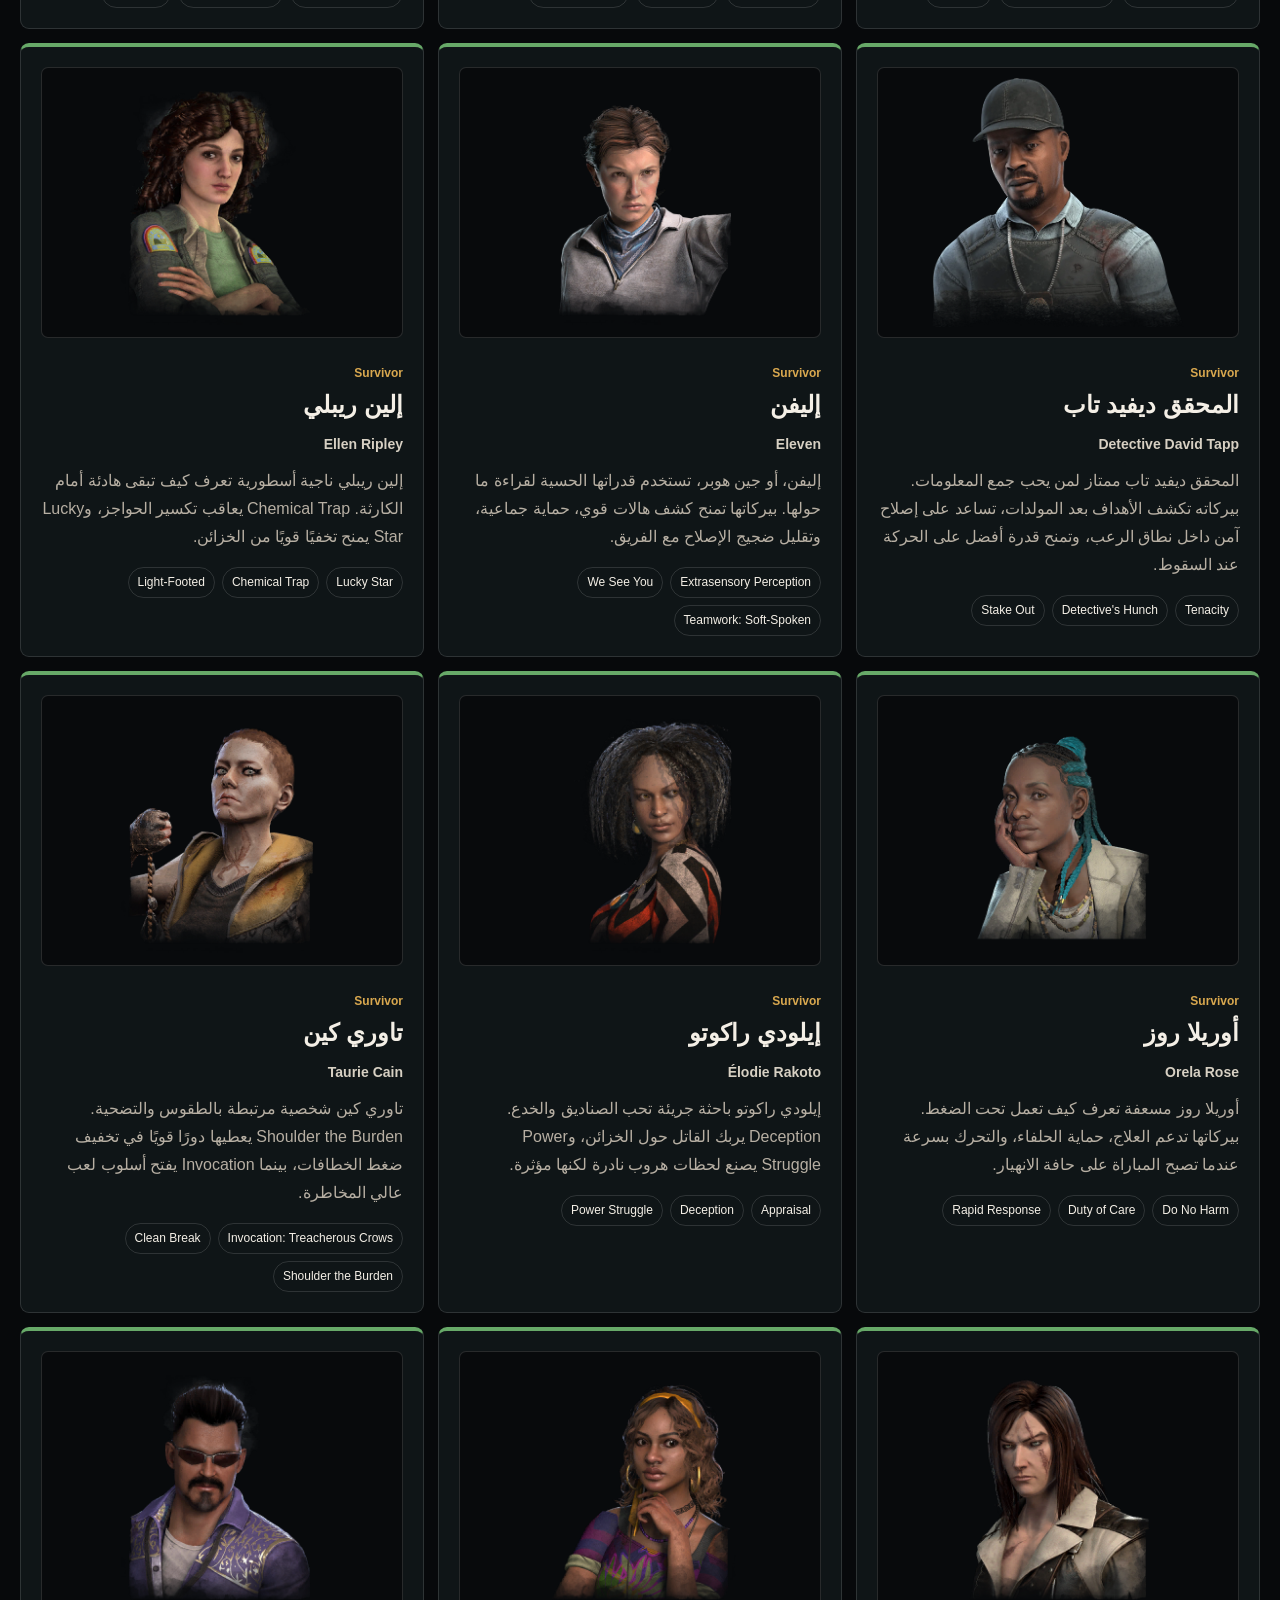
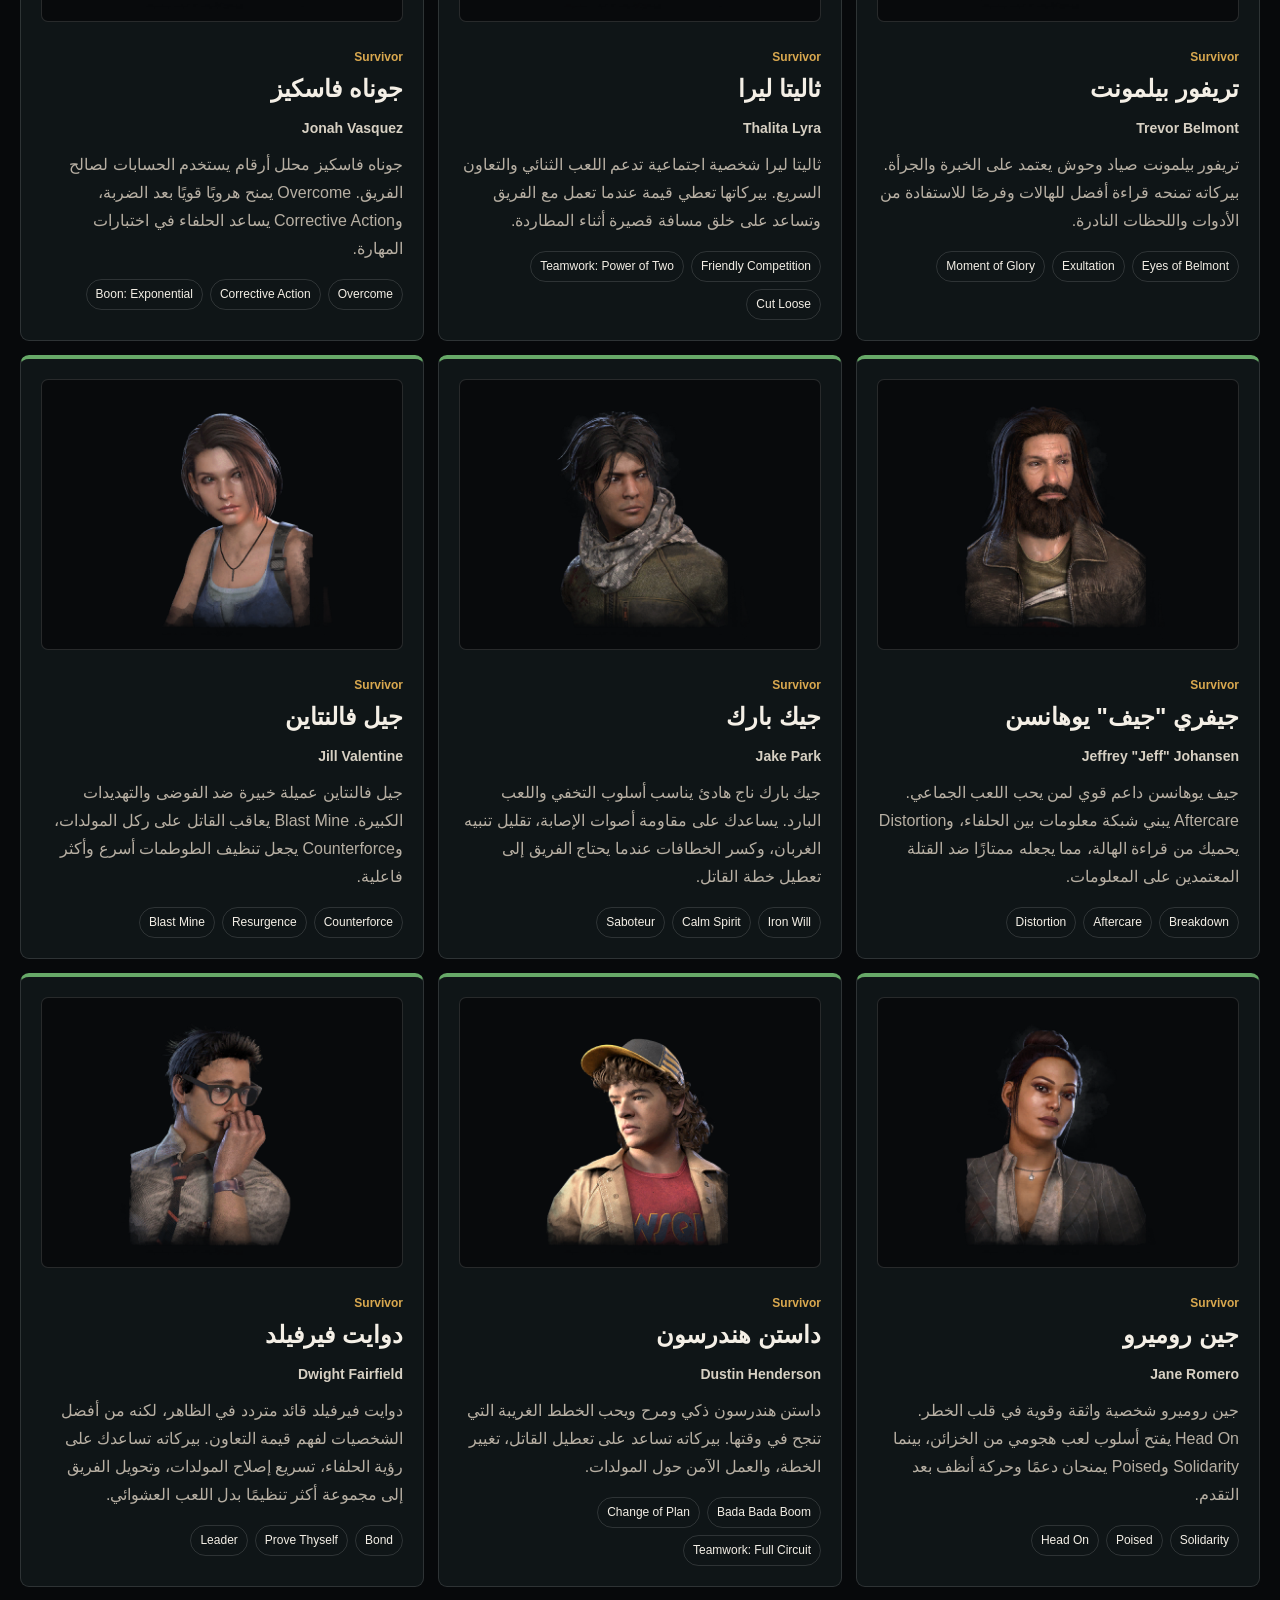
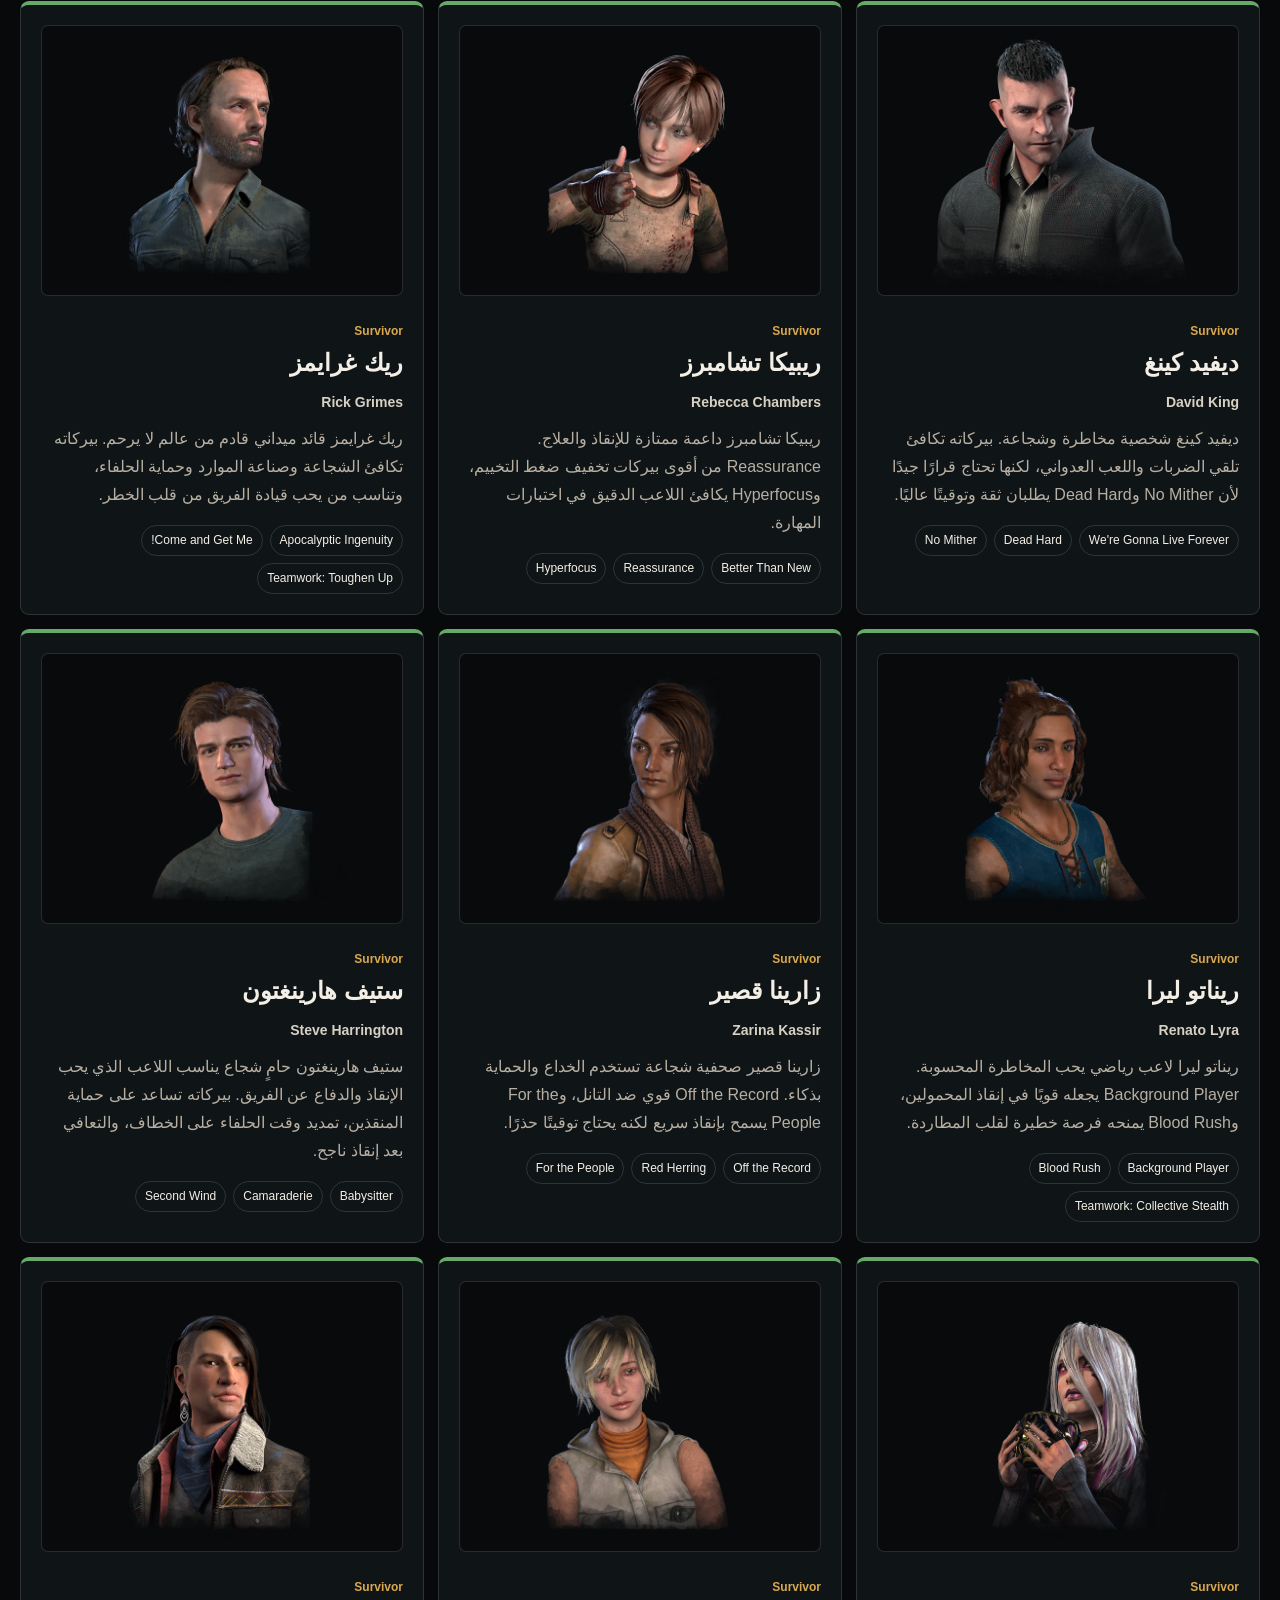
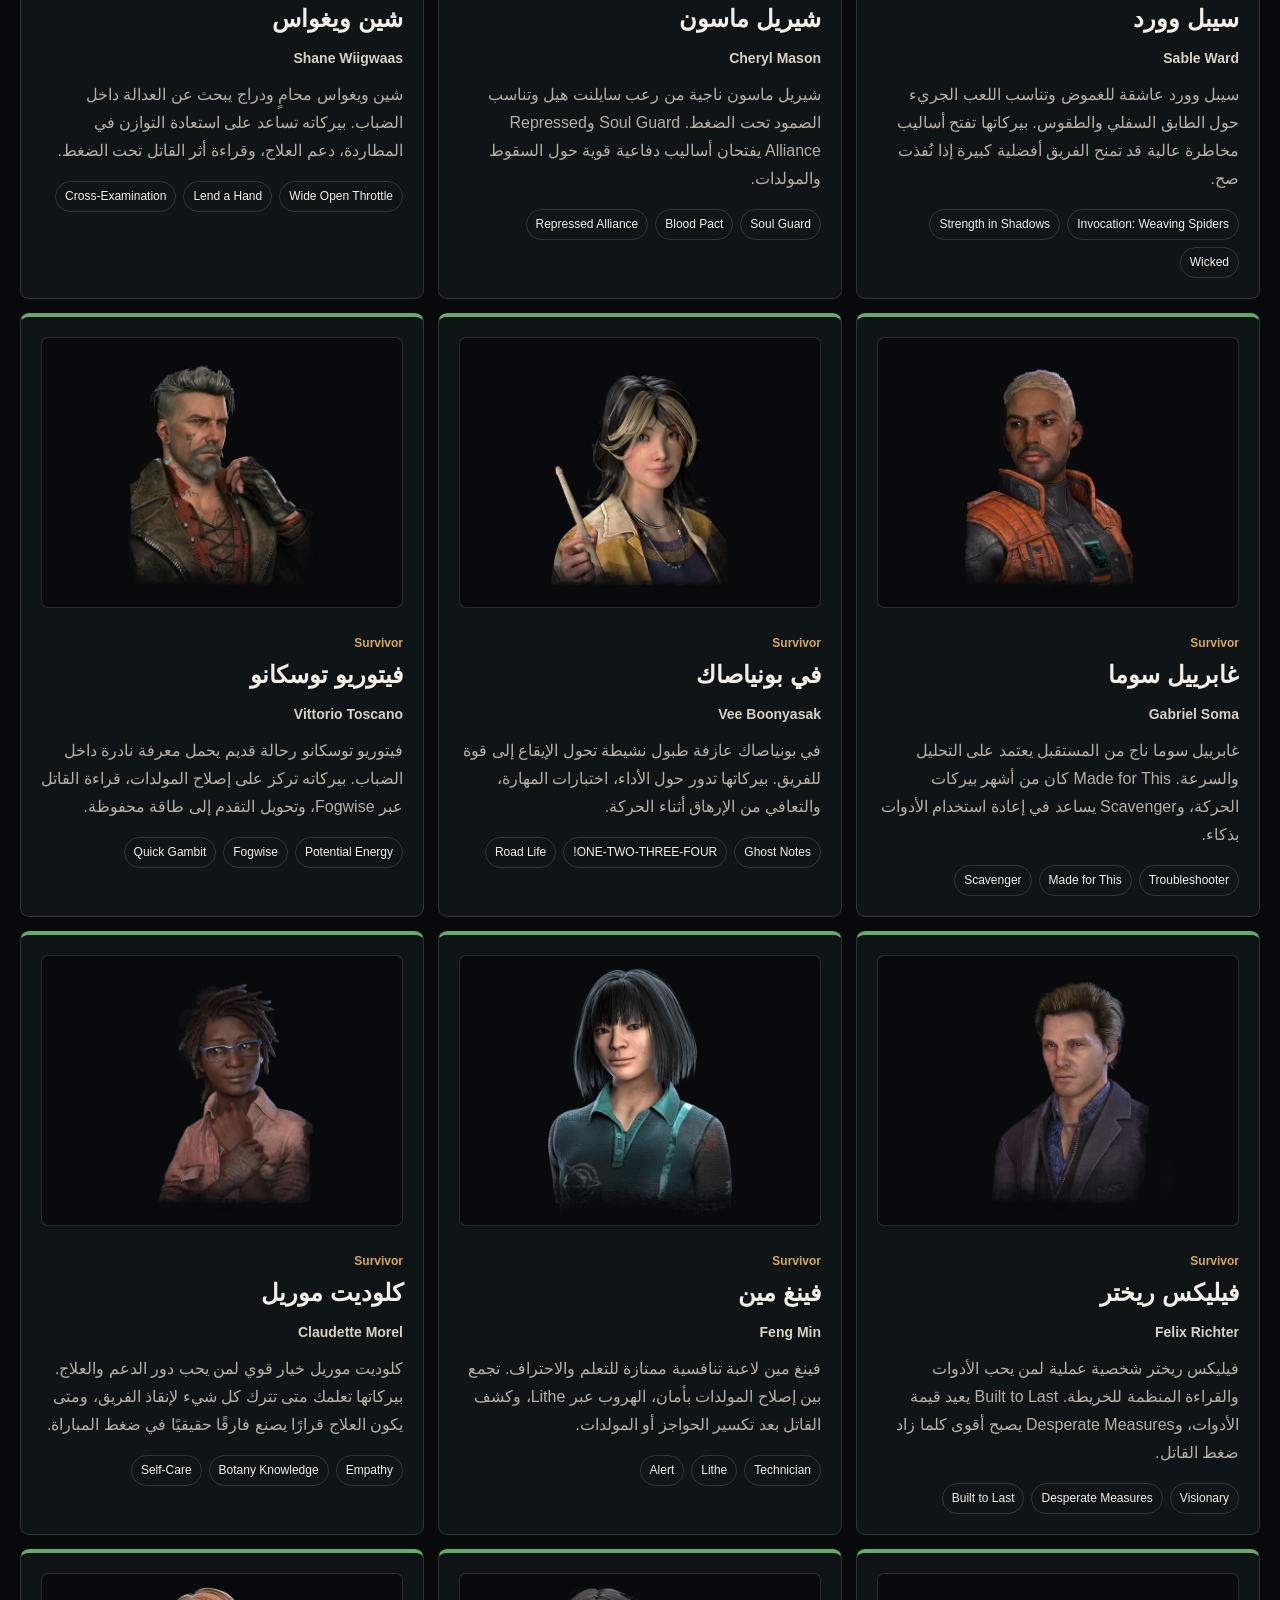
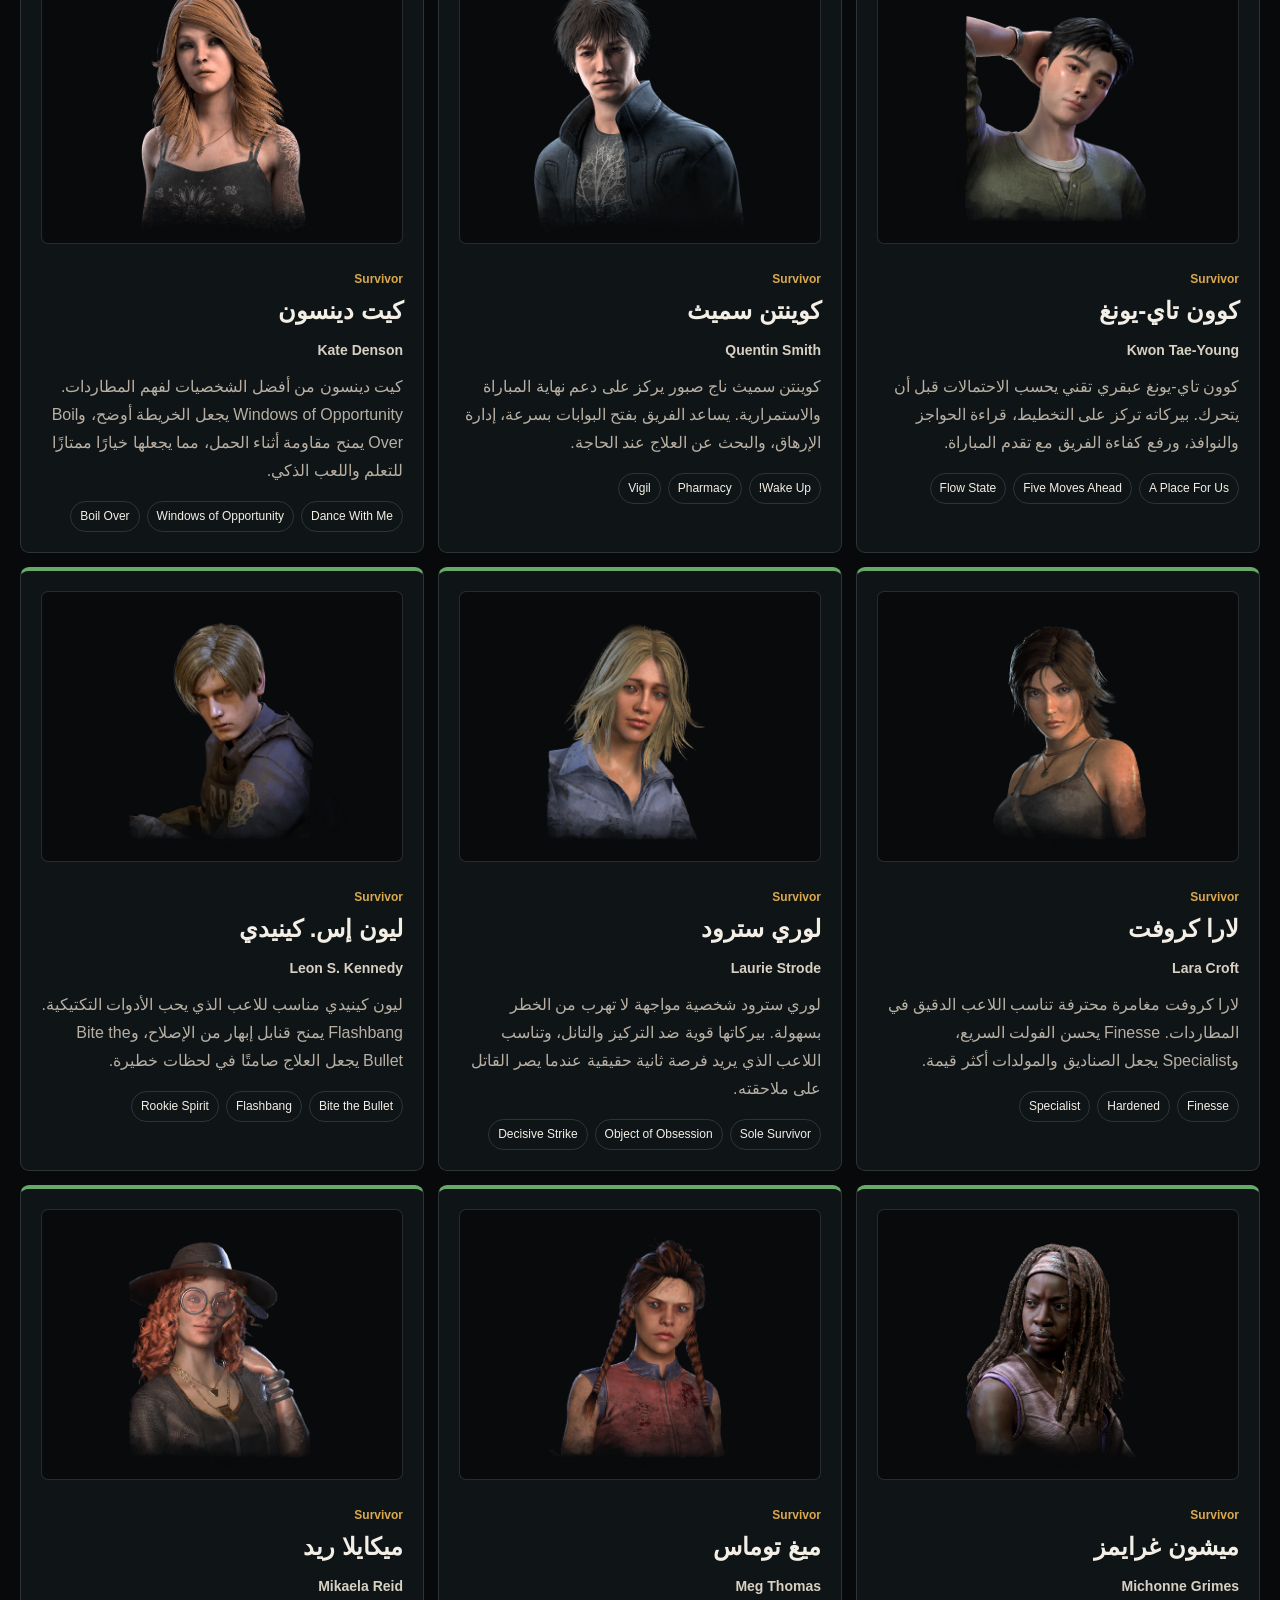
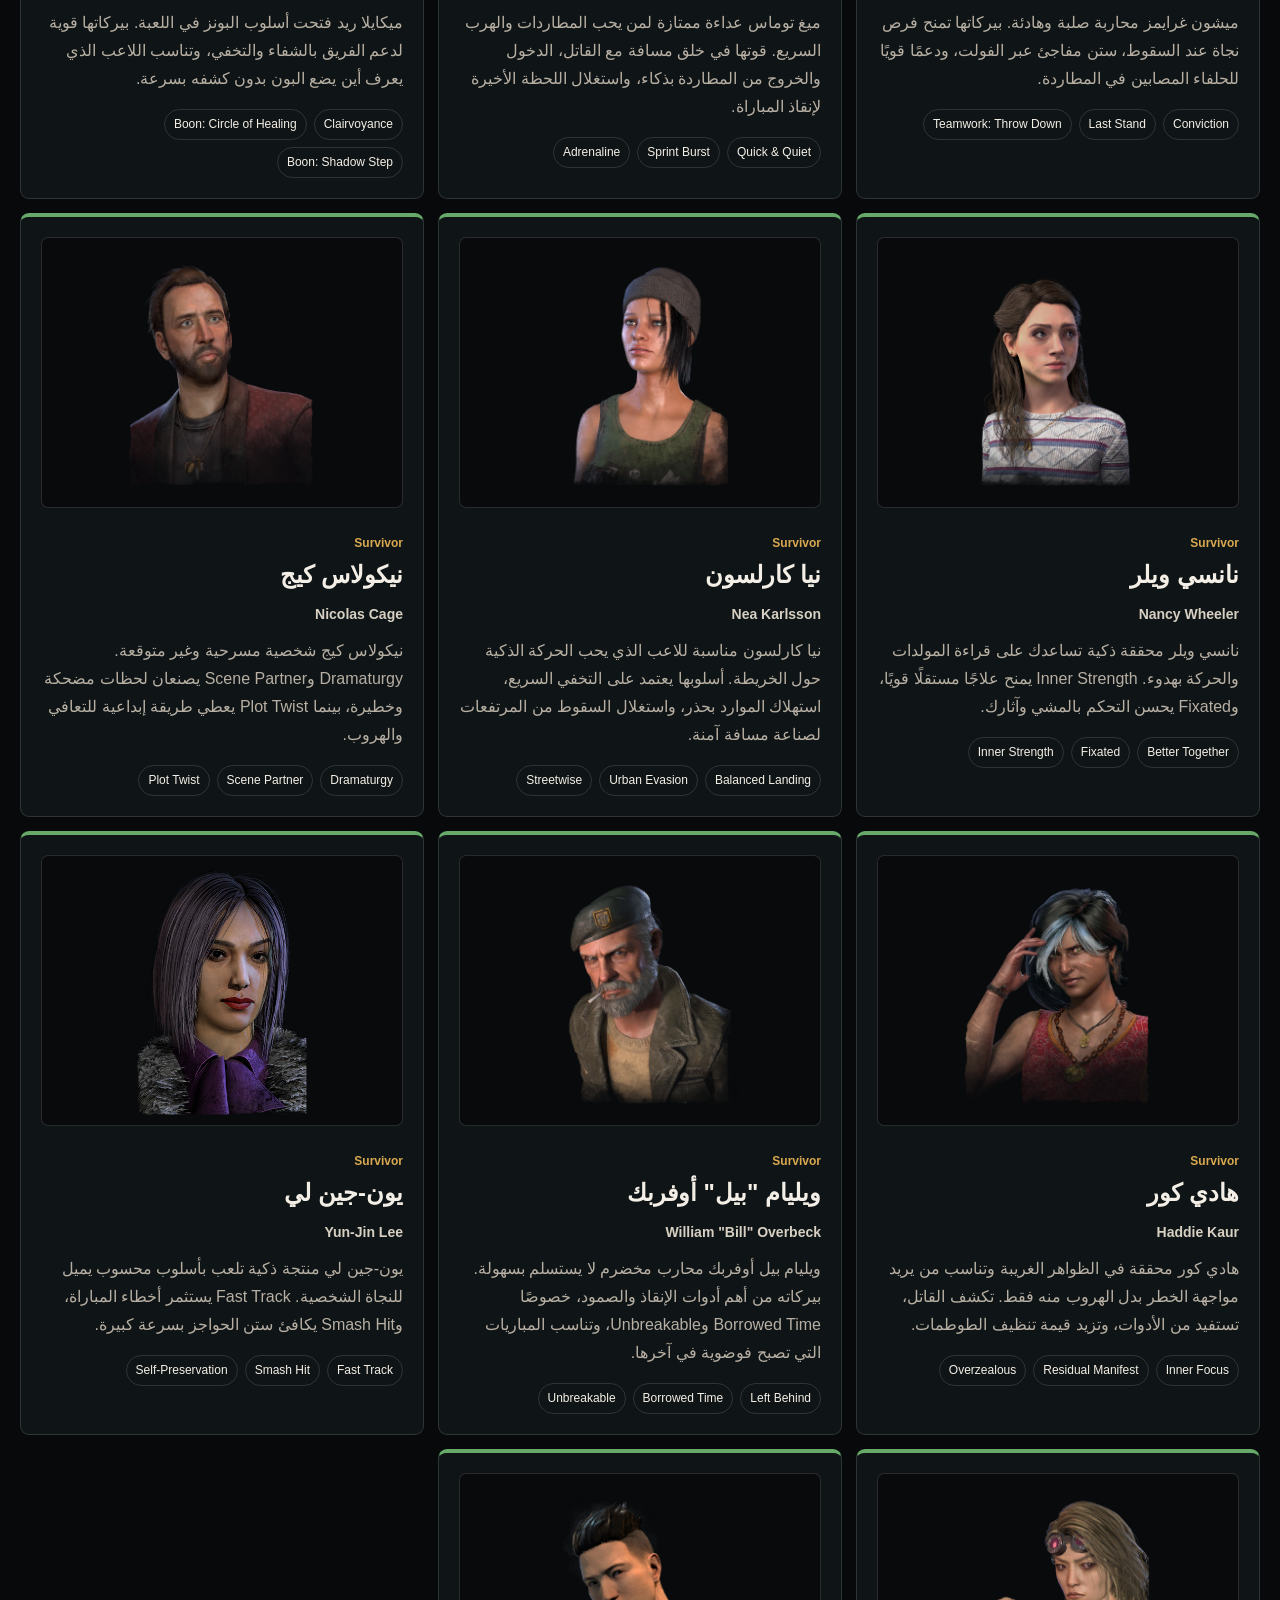
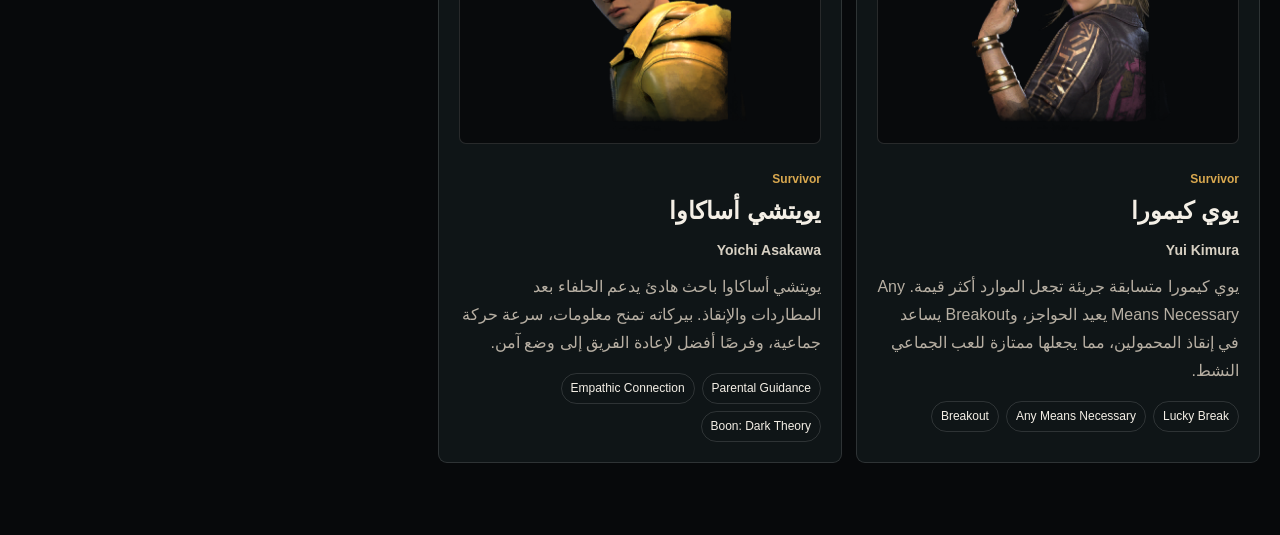
<file: pages/survivors.html>
<!doctype html><html lang="ar" dir="rtl"><head><meta charset="utf-8" /><meta name="viewport" content="width=device-width, initial-scale=1" /><title>الناجون - ALVenomDBD</title><link rel="stylesheet" href="../styles/main.css" /></head><body data-page="collection" data-collection="survivors" data-title="الناجون" data-subtitle="كل الناجين مع الوصف والبريكات والتصنيفات."><main class="section"><div id="collectionRoot"></div></main><script src="../components/collection-page.js" type="module"></script></body></html>
</file>
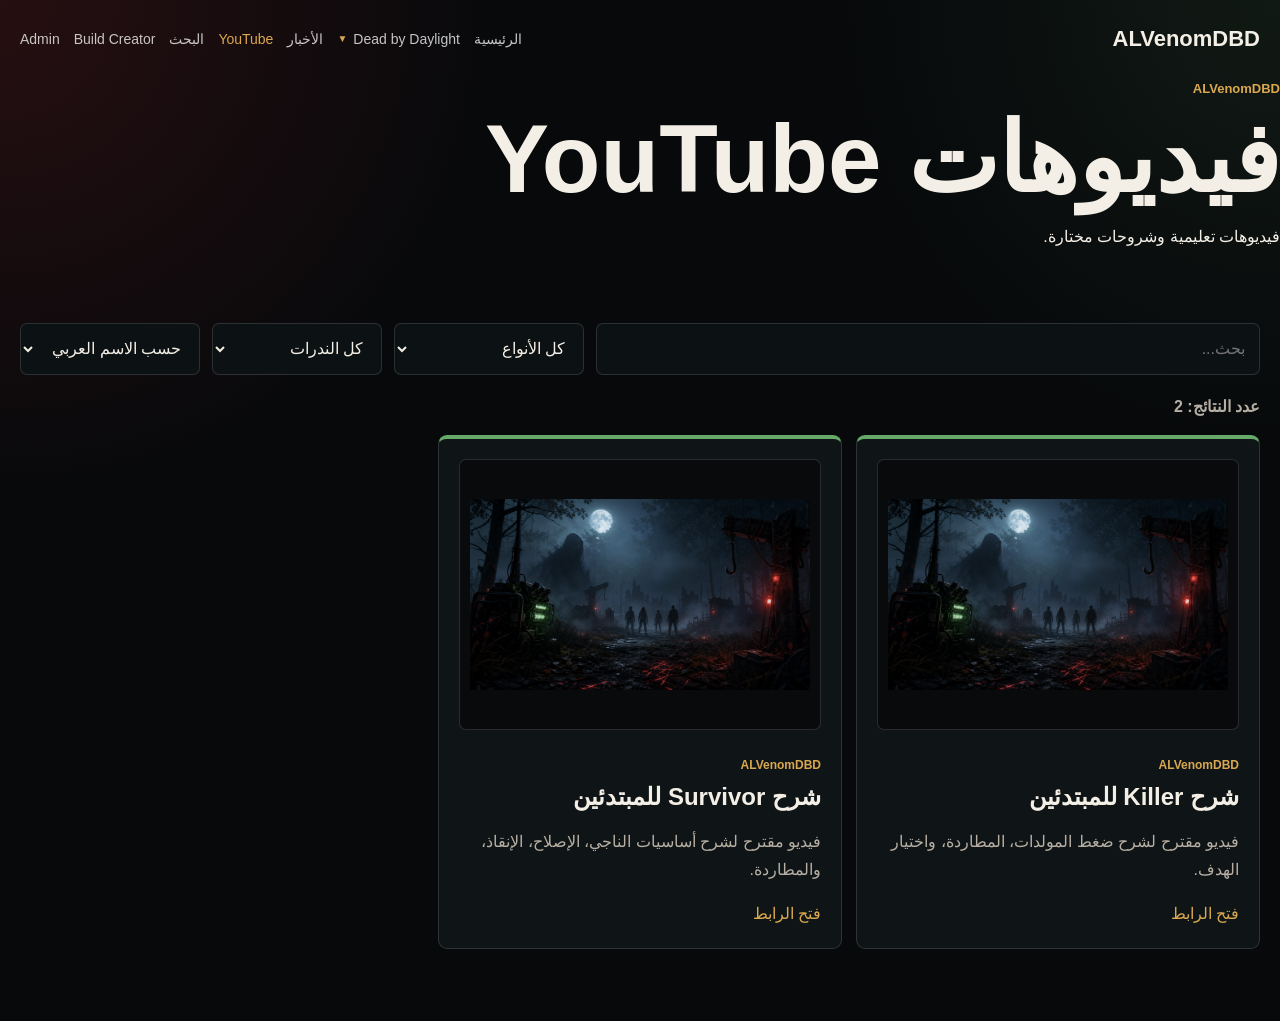
<file: pages/videos.html>
<!doctype html><html lang="ar" dir="rtl"><head><meta charset="utf-8" /><meta name="viewport" content="width=device-width, initial-scale=1" /><title>فيديوهات YouTube - ALVenomDBD</title><link rel="stylesheet" href="../styles/main.css" /></head><body data-page="collection" data-collection="videos" data-title="فيديوهات YouTube" data-subtitle="فيديوهات تعليمية وشروحات مختارة."><main class="section"><div id="collectionRoot"></div></main><script src="../components/collection-page.js" type="module"></script></body></html>
</file>
<file: styles/main.css>
:root {
  --bg: #07090b;
  --panel: #111719;
  --panel-2: #172022;
  --line: rgba(255, 255, 255, 0.13);
  --text: #f4efe6;
  --muted: #b7afa3;
  --red: #c92d31;
  --gold: #d9a84f;
  --green: #67a968;
  --blue: #6b9fc4;
  --tier-1: #67a968;
  --tier-2: #3e8ccc;
  --tier-3: #8e5ec4;
  --rarity-common: #8a5f3d;
  --rarity-uncommon: #67a968;
  --rarity-rare: #3e8ccc;
  --rarity-very-rare: #8e5ec4;
  --rarity-ultra-rare: #c92d31;
  --rarity-event: #d9a84f;
  --shadow: 0 22px 80px rgba(0, 0, 0, 0.38);
}

* {
  box-sizing: border-box;
}

html {
  scroll-behavior: smooth;
}

body {
  margin: 0;
  min-width: 320px;
  background:
    radial-gradient(circle at top left, rgba(201, 45, 49, 0.16), transparent 32rem),
    radial-gradient(circle at top right, rgba(103, 169, 104, 0.1), transparent 28rem),
    var(--bg);
  color: var(--text);
  font-family: Tahoma, Arial, sans-serif;
  line-height: 1.75;
}

a {
  color: inherit;
  text-decoration: none;
}

code {
  color: var(--gold);
}

.site-header,
.page-shell {
  background:
    linear-gradient(90deg, rgba(7, 9, 11, 0.9), rgba(7, 9, 11, 0.45)),
    linear-gradient(0deg, var(--bg), rgba(7, 9, 11, 0.05)),
    url("../images/dbd-hero.png") center / cover no-repeat;
}

.page-shell {
  min-height: 92px;
}

.nav {
  width: min(1240px, calc(100% - 32px));
  min-height: 78px;
  margin: 0 auto;
  display: flex;
  align-items: center;
  justify-content: space-between;
  gap: 18px;
}

.brand {
  font-size: 22px;
  font-weight: 900;
  letter-spacing: 0;
}

.nav-links {
  display: flex;
  align-items: center;
  gap: 14px;
  color: rgba(255, 255, 255, 0.76);
  font-size: 14px;
}

.nav-links a,
.nav-dropdown-toggle {
  min-height: 40px;
  display: inline-flex;
  align-items: center;
  gap: 6px;
}

.nav-links a.active,
.nav-dropdown.active > .nav-dropdown-toggle {
  color: var(--gold);
}

.nav-links a:hover,
.nav-dropdown-toggle:hover,
.text-link {
  color: var(--gold);
}

.nav-dropdown {
  position: relative;
}

.nav-dropdown-toggle {
  min-height: auto;
  border: 0;
  padding: 0;
  background: transparent;
  color: inherit;
}

.nav-dropdown-toggle span {
  color: var(--gold);
  font-size: 10px;
  transition: transform 180ms ease;
}

.nav-dropdown-menu {
  position: absolute;
  top: calc(100% + 12px);
  right: 0;
  z-index: 20;
  min-width: 220px;
  display: grid;
  gap: 2px;
  padding: 8px;
  border: 1px solid var(--line);
  border-radius: 9px;
  background: rgba(17, 23, 25, 0.98);
  box-shadow: var(--shadow);
  opacity: 0;
  visibility: hidden;
  pointer-events: none;
  transform: translateY(-8px);
  transition:
    opacity 180ms ease,
    transform 180ms ease,
    visibility 180ms ease;
}

.nav-dropdown.open .nav-dropdown-menu {
  opacity: 1;
  visibility: visible;
  pointer-events: auto;
  transform: translateY(0);
}

.nav-dropdown.open .nav-dropdown-toggle span {
  transform: rotate(180deg);
}

.nav-dropdown-menu a {
  width: 100%;
  min-height: 38px;
  border-radius: 7px;
  padding: 7px 10px;
}

.nav-dropdown-menu a,
.nav-item-icon {
  display: inline-flex;
  align-items: center;
}

.nav-dropdown-menu a {
  gap: 8px;
}

.nav-item-icon {
  width: 24px;
  justify-content: center;
  font-size: 15px;
}

.nav-dropdown-menu a:hover,
.nav-dropdown-menu a.active {
  background: rgba(217, 168, 79, 0.12);
}

.nav-toggle {
  display: none;
}

.hero {
  width: min(1240px, calc(100% - 32px));
  min-height: 560px;
  margin: 0 auto;
  display: grid;
  align-content: center;
  padding: 80px 0 130px;
}

.eyebrow {
  margin: 0 0 10px;
  color: var(--gold);
  font-weight: 900;
  font-size: 13px;
}

h1,
h2,
h3,
p {
  margin-top: 0;
}

h1 {
  margin-bottom: 16px;
  font-size: clamp(42px, 8vw, 96px);
  line-height: 1;
  letter-spacing: 0;
}

.hero p {
  max-width: 720px;
  color: #ddd4c8;
  font-size: 19px;
}

.hero-actions,
.admin-actions {
  display: flex;
  flex-wrap: wrap;
  gap: 10px;
}

.btn,
button,
select,
input,
textarea {
  font: inherit;
}

.btn,
button {
  min-height: 42px;
  border: 1px solid var(--line);
  border-radius: 7px;
  padding: 9px 16px;
  background: var(--panel-2);
  color: var(--text);
  cursor: pointer;
}

.btn.primary,
button.active {
  border-color: var(--gold);
  background: var(--gold);
  color: #15110b;
  font-weight: 900;
}

.btn.danger {
  border-color: rgba(201, 45, 49, 0.6);
  background: rgba(201, 45, 49, 0.16);
}

.section,
.search-band {
  width: min(1240px, calc(100% - 32px));
  margin: 72px auto;
}

.search-band {
  margin-top: -64px;
  position: relative;
  z-index: 2;
  padding: 18px;
  border: 1px solid var(--line);
  border-radius: 9px;
  background: rgba(17, 23, 25, 0.96);
  box-shadow: var(--shadow);
}

.search-band label,
.tools,
.admin-form label {
  display: grid;
  gap: 8px;
}

input,
select,
textarea {
  width: 100%;
  min-height: 48px;
  border: 1px solid var(--line);
  border-radius: 7px;
  padding: 11px 14px;
  background: #0c1113;
  color: var(--text);
}

textarea {
  resize: vertical;
}

.search-results {
  display: grid;
  grid-template-columns: repeat(3, 1fr);
  gap: 10px;
  margin-top: 14px;
}

.search-results a,
.hub-card,
.info-panel,
.content-card,
.admin-panel,
.admin-tabs,
.admin-list > div {
  border: 1px solid var(--line);
  border-radius: 9px;
  background: rgba(17, 23, 25, 0.92);
}

.search-results a {
  padding: 12px;
}

.search-results span,
.content-card span,
.hub-card span,
.admin-list span {
  display: block;
  color: var(--gold);
  font-size: 12px;
  font-weight: 900;
}

.section-head {
  margin-bottom: 24px;
}

.section-head h1,
.section-head h2 {
  margin-bottom: 8px;
  font-size: clamp(30px, 4vw, 52px);
  line-height: 1.15;
}

.section-head p {
  max-width: 800px;
  color: var(--muted);
}

.hub-grid,
.card-grid,
.article-grid {
  display: grid;
  grid-template-columns: repeat(3, 1fr);
  gap: 14px;
}

.hub-card {
  min-height: 150px;
  padding: 22px;
  display: grid;
  align-content: end;
  border-top: 4px solid var(--red);
}

.hub-card strong {
  font-size: 28px;
}

.split-showcase {
  display: grid;
  grid-template-columns: 1fr 1fr;
  gap: 18px;
  align-items: stretch;
}

.split-showcase article,
.quick-stats {
  border: 1px solid var(--line);
  border-radius: 9px;
  padding: 28px;
  background: var(--panel);
}

.quick-stats {
  display: grid;
  grid-template-columns: repeat(2, 1fr);
  gap: 1px;
  overflow: hidden;
}

.quick-stats div {
  padding: 22px;
  background: var(--panel-2);
}

.quick-stats strong {
  display: block;
  color: var(--gold);
  font-size: 42px;
}

.tools {
  grid-template-columns: 1fr 190px 170px 180px;
  gap: 12px;
  margin-bottom: 18px;
}

.database-count {
  margin: 14px 0;
  color: var(--muted);
  font-weight: 900;
}

.content-card {
  padding: 20px;
  min-height: 320px;
  border-top: 4px solid var(--green);
}

.perk-card.tier-i,
.tier-detail.tier-i {
  border-top-color: var(--tier-1);
}

.perk-card.tier-ii,
.tier-detail.tier-ii {
  border-top-color: var(--tier-2);
}

.perk-card.tier-iii,
.tier-detail.tier-iii {
  border-top-color: var(--tier-3);
}

.rarity-card,
.addon-detail .detail-media,
.addon-detail .detail-copy {
  border-top: 4px solid var(--rarity-common);
}

.rarity-common,
.rarity-common .detail-media,
.rarity-common .detail-copy {
  border-top-color: var(--rarity-common);
}

.rarity-uncommon,
.rarity-uncommon .detail-media,
.rarity-uncommon .detail-copy {
  border-top-color: var(--rarity-uncommon);
}

.rarity-rare,
.rarity-rare .detail-media,
.rarity-rare .detail-copy {
  border-top-color: var(--rarity-rare);
}

.rarity-very-rare,
.rarity-very-rare .detail-media,
.rarity-very-rare .detail-copy {
  border-top-color: var(--rarity-very-rare);
}

.rarity-ultra-rare,
.rarity-ultra-rare .detail-media,
.rarity-ultra-rare .detail-copy {
  border-top-color: var(--rarity-ultra-rare);
}

.rarity-event,
.rarity-event .detail-media,
.rarity-event .detail-copy {
  border-top-color: var(--rarity-event);
}

.rarity-common h2,
.rarity-common .detail-copy h1 {
  color: #c79a6a;
}

.rarity-uncommon h2,
.rarity-uncommon .detail-copy h1 {
  color: var(--rarity-uncommon);
}

.rarity-rare h2,
.rarity-rare .detail-copy h1 {
  color: var(--rarity-rare);
}

.rarity-very-rare h2,
.rarity-very-rare .detail-copy h1 {
  color: var(--rarity-very-rare);
}

.rarity-ultra-rare h2,
.rarity-ultra-rare .detail-copy h1 {
  color: #ff6669;
}

.rarity-event h2,
.rarity-event .detail-copy h1 {
  color: var(--rarity-event);
}

.card-link {
  display: block;
}

.content-card img {
  width: 100%;
  aspect-ratio: 4 / 3;
  object-fit: contain;
  border: 1px solid var(--line);
  border-radius: 7px;
  margin-bottom: 16px;
  padding: 10px;
  background: #080a0c;
}

.content-card h2 {
  margin-bottom: 10px;
  font-size: 24px;
}

.card-en {
  display: block;
  margin: -4px 0 10px;
  color: #d7d0c3;
  font-size: 14px;
}

.content-card p,
.info-panel p,
.split-showcase p {
  color: var(--muted);
}

.effect-text {
  border-top: 1px solid var(--line);
  margin-top: 14px;
  padding-top: 12px;
  color: #f0d39a !important;
}

.tier-switcher {
  display: grid;
  grid-template-columns: repeat(3, 1fr);
  gap: 7px;
  margin-top: 14px;
}

.tier-button {
  min-height: 36px;
  padding: 6px 8px;
  font-size: 12px;
}

.tier-button[data-tier="I"].active {
  border-color: var(--tier-1);
  background: rgba(103, 169, 104, 0.18);
  color: var(--text);
}

.tier-button[data-tier="II"].active {
  border-color: var(--tier-2);
  background: rgba(62, 140, 204, 0.18);
  color: var(--text);
}

.tier-button[data-tier="III"].active {
  border-color: var(--tier-3);
  background: rgba(142, 94, 196, 0.2);
  color: var(--text);
}

.detail-layout {
  display: grid;
  grid-template-columns: minmax(260px, 390px) 1fr;
  gap: 18px;
}

.detail-media,
.detail-copy,
.detail-block {
  border: 1px solid var(--line);
  border-radius: 9px;
  background: rgba(17, 23, 25, 0.92);
}

.detail-media {
  padding: 18px;
}

.detail-media img {
  width: 100%;
  aspect-ratio: 1 / 1;
  object-fit: contain;
  border-radius: 7px;
  background: #080a0c;
}

.detail-copy {
  padding: 24px;
}

.detail-copy > span {
  color: var(--gold);
  font-weight: 900;
}

.detail-copy h1 {
  margin-top: 8px;
  font-size: clamp(34px, 5vw, 64px);
}

.detail-facts {
  display: grid;
  grid-template-columns: repeat(2, 1fr);
  gap: 8px;
  margin: 18px 0;
}

.detail-facts div {
  border: 1px solid var(--line);
  border-radius: 7px;
  padding: 10px;
  background: #0c1113;
}

.detail-facts b,
.detail-facts em {
  display: block;
  font-style: normal;
}

.detail-facts b {
  color: var(--gold);
  font-size: 12px;
}

.detail-block {
  margin-top: 12px;
  padding: 16px;
}

.detail-block h2 {
  margin-bottom: 8px;
  font-size: 20px;
}

.pill-list {
  display: flex;
  flex-wrap: wrap;
  gap: 7px;
  margin-top: 14px;
}

.pill-list em {
  border: 1px solid var(--line);
  border-radius: 999px;
  padding: 4px 9px;
  color: var(--text);
  font-style: normal;
  font-size: 12px;
}

.article-page {
  margin-top: 48px;
}

.build-creator {
  display: grid;
  grid-template-columns: minmax(280px, 430px) 1fr;
  gap: 18px;
  align-items: start;
}

.build-panel,
.build-preview,
.preview-slot {
  border: 1px solid var(--line);
  border-radius: 9px;
  background: rgba(17, 23, 25, 0.92);
}

.build-panel,
.build-preview {
  padding: 18px;
}

.build-actions {
  display: flex;
  flex-wrap: wrap;
  gap: 10px;
  margin-bottom: 16px;
}

.build-form {
  display: grid;
  gap: 12px;
}

.build-form label {
  display: grid;
  gap: 7px;
}

.build-form span,
.preview-slot span,
.preview-character span {
  color: var(--gold);
  font-size: 12px;
  font-weight: 900;
}

.copy-status {
  min-height: 24px;
  margin: 14px 0 0;
  color: var(--muted);
}

.preview-character {
  display: grid;
  grid-template-columns: 150px 1fr;
  gap: 14px;
  align-items: center;
  margin-bottom: 16px;
}

.preview-character img,
.preview-slot img {
  width: 100%;
  aspect-ratio: 1 / 1;
  object-fit: contain;
  border: 1px solid var(--line);
  border-radius: 7px;
  background: #080a0c;
}

.preview-character h2 {
  margin-bottom: 0;
  font-size: clamp(28px, 4vw, 44px);
}

.preview-grid {
  display: grid;
  gap: 10px;
  margin-top: 12px;
}

.preview-perks {
  grid-template-columns: repeat(4, 1fr);
}

.preview-equipment {
  grid-template-columns: repeat(4, 1fr);
}

.preview-slot {
  padding: 10px;
}

.preview-slot strong {
  display: block;
  margin-top: 4px;
  font-size: 13px;
  line-height: 1.45;
}

.info-panel {
  padding: 24px;
}

.admin-layout {
  margin-top: 48px;
}

.admin-grid {
  display: grid;
  grid-template-columns: 220px 1fr;
  gap: 16px;
}

.admin-tabs {
  padding: 12px;
  display: grid;
  align-content: start;
  gap: 8px;
}

.admin-panel {
  padding: 18px;
}

.admin-actions {
  margin-bottom: 18px;
}

.admin-list {
  display: grid;
  gap: 8px;
  margin-bottom: 20px;
}

.admin-list > div {
  display: grid;
  grid-template-columns: 1fr 1fr auto auto;
  gap: 8px;
  align-items: center;
  padding: 10px;
}

.admin-list .selected {
  border-color: var(--gold);
}

.admin-form {
  display: grid;
  grid-template-columns: repeat(2, 1fr);
  gap: 12px;
}

.admin-form h2,
.admin-form label:has(textarea),
.admin-form button {
  grid-column: 1 / -1;
}

.footer {
  width: min(1240px, calc(100% - 32px));
  margin: 90px auto 30px;
  padding-top: 22px;
  border-top: 1px solid var(--line);
  display: flex;
  justify-content: space-between;
  color: var(--muted);
}

@media (max-width: 900px) {
  .nav {
    align-items: flex-start;
    padding: 18px 0;
  }

  .nav-toggle {
    display: inline-grid;
    place-items: center;
  }

  .nav-links {
    display: none;
    width: 100%;
    flex-direction: column;
    align-items: stretch;
    gap: 8px;
  }

  .nav-links.open {
    display: flex;
  }

  .nav-links a,
  .nav-dropdown-toggle {
    width: 100%;
    min-height: 44px;
    justify-content: space-between;
    border: 1px solid var(--line);
    border-radius: 7px;
    padding: 8px 12px;
    background: rgba(17, 23, 25, 0.82);
  }

  .nav-dropdown-menu {
    position: static;
    min-width: 0;
    margin-top: 8px;
    box-shadow: none;
    max-height: 0;
    overflow: hidden;
    padding-top: 0;
    padding-bottom: 0;
    opacity: 0;
    visibility: hidden;
    transform: translateY(-4px);
    transition:
      max-height 220ms ease,
      padding 220ms ease,
      opacity 180ms ease,
      transform 180ms ease,
      visibility 180ms ease;
  }

  .nav-dropdown.open .nav-dropdown-menu {
    max-height: 420px;
    padding-top: 8px;
    padding-bottom: 8px;
    opacity: 1;
    visibility: visible;
    transform: translateY(0);
  }

  .nav {
    flex-wrap: wrap;
  }

  .hub-grid,
  .card-grid,
  .article-grid,
  .search-results,
  .split-showcase,
  .build-creator,
  .detail-layout,
  .detail-facts,
  .tools,
  .admin-grid,
  .admin-form {
    grid-template-columns: 1fr;
  }

  .quick-stats {
    grid-template-columns: 1fr;
  }

  .admin-list > div {
    grid-template-columns: 1fr;
  }

  .preview-character,
  .preview-perks,
  .preview-equipment {
    grid-template-columns: repeat(2, 1fr);
  }
}
</file>
